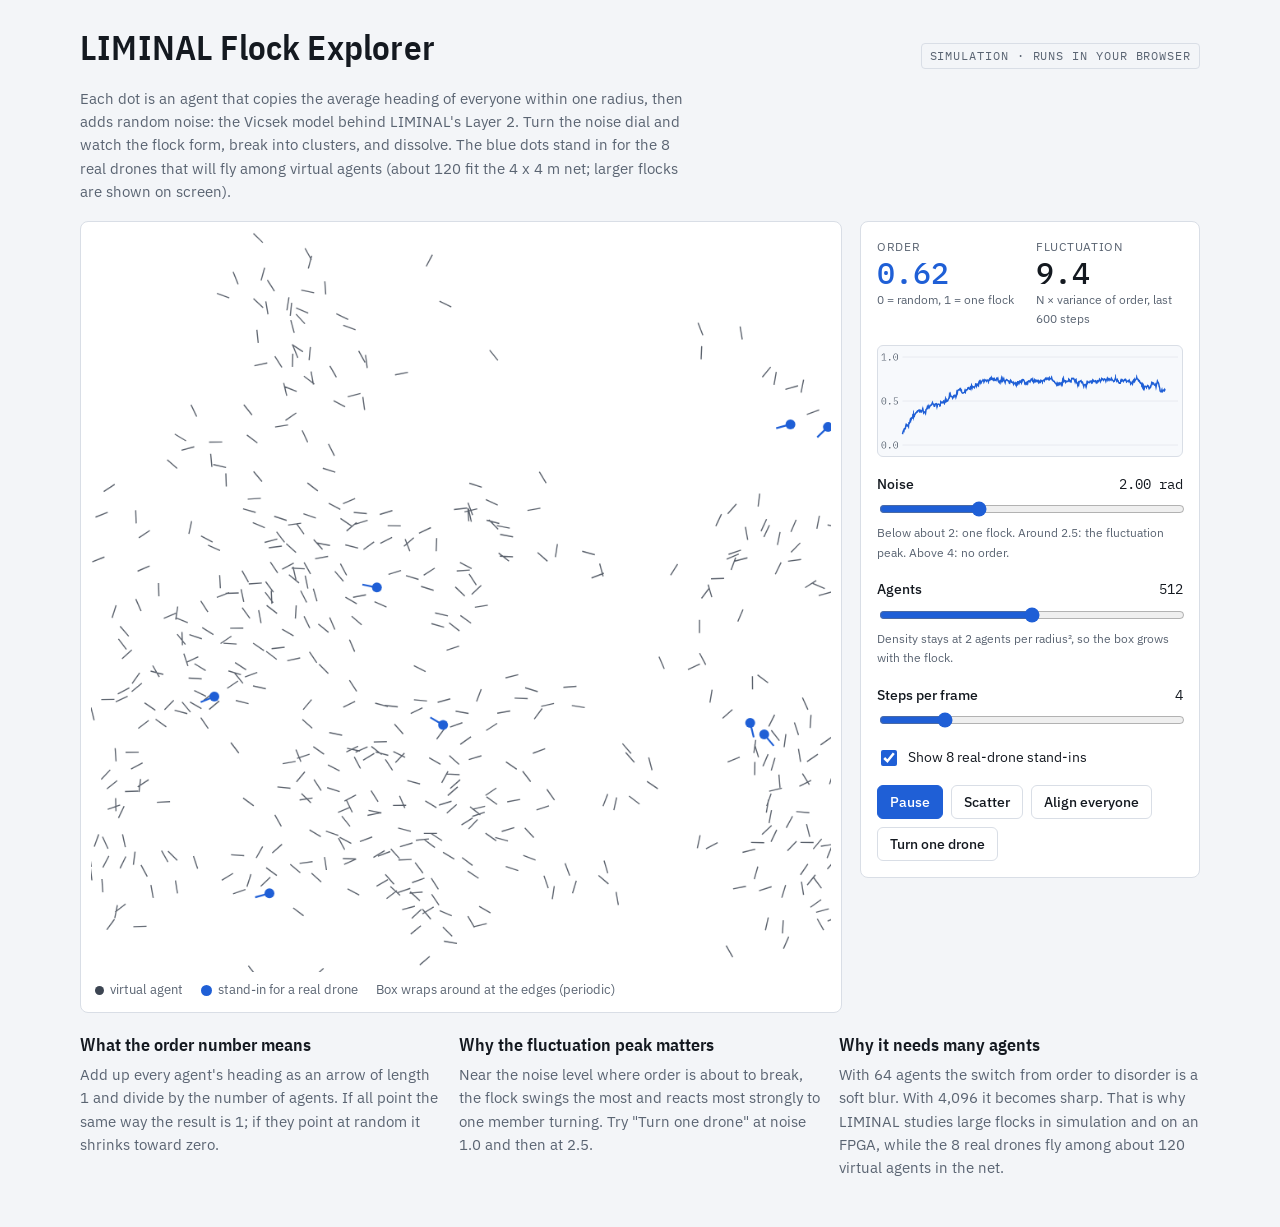
<file: simulations/layer2/docs/explorer.html>
<!doctype html>
<html lang="en">
<head>
<meta charset="utf-8">
<meta name="viewport" content="width=device-width, initial-scale=1, viewport-fit=cover">
<title>LIMINAL Flock Explorer</title>
<meta name="claude:viewport-fit-sides" content="cover">
<link rel="preconnect" href="https://fonts.googleapis.com">
<link rel="preconnect" href="https://fonts.gstatic.com" crossorigin>
<link rel="stylesheet" href="https://fonts.googleapis.com/css2?family=IBM+Plex+Mono:wght@400;500&family=IBM+Plex+Sans+Condensed:wght@500;600&family=IBM+Plex+Sans:wght@400;500&display=swap">
<style>
/* Layout: an instrument bench. The arena is the instrument; the side panel holds the dials and the live trace. */
:root {
  --bg: #f3f5f8;
  --panel: #ffffff;
  --ink: #141920;
  --muted: #5a6472;
  --rule: #d9dee6;
  --agent: #3c4552;
  --accent: #1f5fd6;
  --accent-soft: #dbe6fb;
  --trace-bg: #f7f9fc;
  --font-display: "IBM Plex Sans Condensed", "Arial Narrow", system-ui, sans-serif;
  --font-body: "IBM Plex Sans", system-ui, -apple-system, "Segoe UI", sans-serif;
  --font-data: "IBM Plex Mono", ui-monospace, "SFMono-Regular", Consolas, monospace;
}
@media (prefers-color-scheme: dark) {
  :root:not([data-theme="light"]) {
    --bg: #0e1217; --panel: #161b22; --ink: #e5e9ef; --muted: #8d97a5; --rule: #2a313b;
    --agent: #b6bfcc; --accent: #6fa3ff; --accent-soft: #1d2b45; --trace-bg: #12171d; color-scheme: dark;
  }
}
:root[data-theme="dark"] {
  --bg: #0e1217; --panel: #161b22; --ink: #e5e9ef; --muted: #8d97a5; --rule: #2a313b;
  --agent: #b6bfcc; --accent: #6fa3ff; --accent-soft: #1d2b45; --trace-bg: #12171d; color-scheme: dark;
}
* { box-sizing: border-box; }
body {
  background: var(--bg); color: var(--ink); font-family: var(--font-body); font-size: 15px; line-height: 1.55;
  padding-left: max(16px, env(safe-area-inset-left, 0px)); padding-right: max(16px, env(safe-area-inset-right, 0px));
  padding-block: 20px 40px;
}
.wrap { max-width: 1120px; margin: 0 auto; display: flex; flex-direction: column; gap: 18px; }
header { display: flex; flex-wrap: wrap; align-items: baseline; justify-content: space-between; gap: 8px 20px; }
h1 { font-family: var(--font-display); font-weight: 600; font-size: clamp(1.6rem, 3.2vw, 2.2rem); line-height: 1.1; margin: 0; letter-spacing: 0.005em; text-wrap: balance; }
.tag { font-family: var(--font-data); font-size: 0.72rem; letter-spacing: 0.08em; text-transform: uppercase; color: var(--muted); border: 1px solid var(--rule); border-radius: 4px; padding: 3px 8px; white-space: nowrap; }
.lede { margin: 0; max-width: 68ch; color: var(--muted); }
.bench { display: grid; grid-template-columns: minmax(0, 1fr) 340px; gap: 18px; align-items: start; }
@media (max-width: 860px) { .bench { grid-template-columns: minmax(0, 1fr); } }
.arena { position: relative; background: var(--panel); border: 1px solid var(--rule); border-radius: 8px; padding: 10px; }
.arena canvas { display: block; width: 100%; aspect-ratio: 1 / 1; max-width: 100%; }
.legend { display: flex; flex-wrap: wrap; gap: 6px 18px; font-size: 0.82rem; color: var(--muted); padding: 8px 4px 2px; }
.legend span { display: inline-flex; align-items: center; gap: 6px; }
.dot { width: 9px; height: 9px; border-radius: 50%; background: var(--agent); display: inline-block; }
.dot.real { background: var(--accent); width: 11px; height: 11px; }
.panel { background: var(--panel); border: 1px solid var(--rule); border-radius: 8px; padding: 16px; display: flex; flex-direction: column; gap: 16px; min-width: 0; }
.readout { display: grid; grid-template-columns: 1fr 1fr; gap: 12px; }
.metric .label { font-size: 0.74rem; letter-spacing: 0.06em; text-transform: uppercase; color: var(--muted); }
.metric .value { font-family: var(--font-data); font-variant-numeric: tabular-nums; font-size: 1.9rem; font-weight: 500; line-height: 1.1; }
.metric .value.accent { color: var(--accent); }
.metric .hint { font-size: 0.78rem; color: var(--muted); }
.trace { background: var(--trace-bg); border: 1px solid var(--rule); border-radius: 6px; }
.trace canvas { display: block; width: 100%; height: 110px; }
.control { display: flex; flex-direction: column; gap: 4px; }
.control .row { display: flex; justify-content: space-between; align-items: baseline; gap: 8px; }
.control label { font-weight: 500; font-size: 0.9rem; }
.control output { font-family: var(--font-data); font-variant-numeric: tabular-nums; font-size: 0.88rem; color: var(--ink); }
.control .hint { font-size: 0.78rem; color: var(--muted); }
input[type="range"] { width: 100%; accent-color: var(--accent); }
.buttons { display: flex; flex-wrap: wrap; gap: 8px; }
button {
  font-family: var(--font-body); font-size: 0.86rem; font-weight: 500; color: var(--ink); background: var(--panel);
  border: 1px solid var(--rule); border-radius: 6px; padding: 7px 12px; cursor: pointer;
}
button:hover { border-color: var(--muted); }
button.primary { background: var(--accent); border-color: var(--accent); color: #fff; }
button:focus-visible, input:focus-visible { outline: 2px solid var(--accent); outline-offset: 2px; }
.toggle { display: flex; align-items: center; gap: 8px; font-size: 0.9rem; }
.toggle input { accent-color: var(--accent); width: 16px; height: 16px; }
.notes { display: grid; grid-template-columns: repeat(3, minmax(0, 1fr)); gap: 18px; }
@media (max-width: 860px) { .notes { grid-template-columns: minmax(0, 1fr); } }
.note h2 { font-family: var(--font-display); font-weight: 600; font-size: 1.12rem; margin: 0 0 4px; text-wrap: balance; }
.note p { margin: 0; color: var(--muted); max-width: 60ch; }
.note code, .lede code { font-family: var(--font-data); font-size: 0.85em; }
</style>

</head>
<body>
<div class="wrap">
  <header>
    <h1>LIMINAL Flock Explorer</h1>
    <span class="tag">Simulation · runs in your browser</span>
  </header>
  <p class="lede">Each dot is an agent that copies the average heading of everyone within one radius, then adds random noise: the Vicsek model behind LIMINAL's Layer 2. Turn the noise dial and watch the flock form, break into clusters, and dissolve. The blue dots stand in for the 8 real drones that will fly among virtual agents (about 120 fit the 4 x 4 m net; larger flocks are shown on screen).</p>

  <div class="bench">
    <div class="arena">
      <canvas id="arena" width="900" height="900" aria-label="Flock arena"></canvas>
      <div class="legend">
        <span><i class="dot"></i>virtual agent</span>
        <span><i class="dot real"></i>stand-in for a real drone</span>
        <span>Box wraps around at the edges (periodic)</span>
      </div>
    </div>

    <div class="panel">
      <div class="readout">
        <div class="metric">
          <div class="label">Order</div>
          <div class="value accent" id="phi">0.00</div>
          <div class="hint">0 = random, 1 = one flock</div>
        </div>
        <div class="metric">
          <div class="label">Fluctuation</div>
          <div class="value" id="chi">0.0</div>
          <div class="hint">N × variance of order, last 600 steps</div>
        </div>
      </div>
      <div class="trace"><canvas id="trace" width="620" height="220" aria-label="Order parameter over time"></canvas></div>

      <div class="control">
        <div class="row"><label for="eta">Noise</label><output id="etaOut" for="eta">2.00 rad</output></div>
        <input id="eta" type="range" min="0" max="6.28" step="0.01" value="2.0">
        <div class="hint">Below about 2: one flock. Around 2.5: the fluctuation peak. Above 4: no order.</div>
      </div>
      <div class="control">
        <div class="row"><label for="nsl">Agents</label><output id="nOut" for="nsl">512</output></div>
        <input id="nsl" type="range" min="0" max="6" step="1" value="3">
        <div class="hint">Density stays at 2 agents per radius², so the box grows with the flock.</div>
      </div>
      <div class="control">
        <div class="row"><label for="spf">Steps per frame</label><output id="spfOut" for="spf">4</output></div>
        <input id="spf" type="range" min="1" max="16" step="1" value="4">
      </div>
      <label class="toggle"><input id="real" type="checkbox" checked>Show 8 real-drone stand-ins</label>
      <div class="buttons">
        <button id="play" class="primary" type="button">Pause</button>
        <button id="reset" type="button">Scatter</button>
        <button id="align" type="button">Align everyone</button>
        <button id="nudge" type="button">Turn one drone</button>
      </div>
    </div>
  </div>

  <div class="notes">
    <div class="note">
      <h2>What the order number means</h2>
      <p>Add up every agent's heading as an arrow of length 1 and divide by the number of agents. If all point the same way the result is 1; if they point at random it shrinks toward zero.</p>
    </div>
    <div class="note">
      <h2>Why the fluctuation peak matters</h2>
      <p>Near the noise level where order is about to break, the flock swings the most and reacts most strongly to one member turning. Try "Turn one drone" at noise 1.0 and then at 2.5.</p>
    </div>
    <div class="note">
      <h2>Why it needs many agents</h2>
      <p>With 64 agents the switch from order to disorder is a soft blur. With 4,096 it becomes sharp. That is why LIMINAL studies large flocks in simulation and on an FPGA, while the 8 real drones fly among about 120 virtual agents in the net.</p>
    </div>
  </div>
</div>

<script>
(function () {
  const SIZES = [64, 128, 256, 512, 1024, 2048, 4096];
  const DENSITY = 2.0, R = 1.0, V0 = 0.03, NREAL = 8, WIN = 600;
  const arena = document.getElementById('arena'), actx = arena.getContext('2d');
  const trace = document.getElementById('trace'), tctx = trace.getContext('2d');
  const el = id => document.getElementById(id);
  let N, L, ncell, x, y, th, nth, cth, sth, head, next, phiHist = [], running = true, eta = 2.0, spf = 4, showReal = true;
  let rngState = 12345;
  function rand() { // xorshift32, deterministic
    rngState ^= rngState << 13; rngState ^= rngState >>> 17; rngState ^= rngState << 5;
    return (rngState >>> 0) / 4294967296;
  }
  function css(name) { return getComputedStyle(document.documentElement).getPropertyValue(name).trim(); }

  function init(n) {
    N = n; L = Math.sqrt(N / DENSITY); ncell = Math.max(3, Math.floor(L / R));
    x = new Float64Array(N); y = new Float64Array(N); th = new Float64Array(N); nth = new Float64Array(N); cth = new Float64Array(N); sth = new Float64Array(N);
    head = new Int32Array(ncell * ncell); next = new Int32Array(N);
    for (let i = 0; i < N; i++) { x[i] = rand() * L; y[i] = rand() * L; th[i] = (rand() * 2 - 1) * Math.PI; }
    phiHist = [];
  }

  function step() {
    head.fill(-1);
    const cs = L / ncell;
    for (let i = 0; i < N; i++) {
      const c = (Math.floor(x[i] / cs) % ncell) * ncell + (Math.floor(y[i] / cs) % ncell);
      next[i] = head[c]; head[c] = i;
    }
    const half = L / 2, R2 = R * R;
    for (let i = 0; i < N; i++) { cth[i] = Math.cos(th[i]); sth[i] = Math.sin(th[i]); }
    for (let i = 0; i < N; i++) {
      const cx = Math.floor(x[i] / cs) % ncell, cy = Math.floor(y[i] / cs) % ncell;
      let sx = 0, sy = 0;
      for (let ax = -1; ax <= 1; ax++) for (let ay = -1; ay <= 1; ay++) {
        let j = head[((cx + ax + ncell) % ncell) * ncell + ((cy + ay + ncell) % ncell)];
        while (j >= 0) {
          let dx = x[j] - x[i], dy = y[j] - y[i];
          if (dx > half) dx -= L; else if (dx < -half) dx += L;
          if (dy > half) dy -= L; else if (dy < -half) dy += L;
          if (dx * dx + dy * dy <= R2) { sx += cth[j]; sy += sth[j]; }
          j = next[j];
        }
      }
      nth[i] = (sx === 0 && sy === 0 ? th[i] : Math.atan2(sy, sx)) + eta * (rand() - 0.5);
    }
    let ox = 0, oy = 0;
    for (let i = 0; i < N; i++) {
      th[i] = nth[i];
      const c = Math.cos(th[i]), s = Math.sin(th[i]);
      ox += c; oy += s;
      x[i] = (x[i] + V0 * c + L) % L; y[i] = (y[i] + V0 * s + L) % L;
    }
    phiHist.push(Math.hypot(ox, oy) / N);
    if (phiHist.length > WIN) phiHist.shift();
  }

  function drawArena() {
    const W = arena.width, sc = W / L;
    actx.fillStyle = css('--panel'); actx.fillRect(0, 0, W, W);
    const tail = Math.max(4, Math.min(16, 0.5 * sc));
    actx.strokeStyle = css('--agent'); actx.lineWidth = N > 2048 ? 1 : 1.4; actx.globalAlpha = 0.85;
    actx.beginPath();
    const start = showReal ? NREAL : 0;
    for (let i = start; i < N; i++) {
      const px = x[i] * sc, py = W - y[i] * sc;
      actx.moveTo(px, py); actx.lineTo(px - Math.cos(th[i]) * tail, py + Math.sin(th[i]) * tail);
    }
    actx.stroke(); actx.globalAlpha = 1;
    if (showReal) {
      actx.fillStyle = css('--accent'); actx.strokeStyle = css('--accent'); actx.lineWidth = 2.2;
      for (let i = 0; i < NREAL; i++) {
        const px = x[i] * sc, py = W - y[i] * sc;
        actx.beginPath(); actx.arc(px, py, 6, 0, 2 * Math.PI); actx.fill();
        actx.beginPath(); actx.moveTo(px, py); actx.lineTo(px + Math.cos(th[i]) * 18, py - Math.sin(th[i]) * 18); actx.stroke();
      }
    }
  }

  function drawTrace() {
    const W = trace.width, H = trace.height, pad = 22;
    tctx.clearRect(0, 0, W, H);
    tctx.strokeStyle = css('--rule'); tctx.lineWidth = 1;
    tctx.fillStyle = css('--muted'); tctx.font = '20px "IBM Plex Mono", monospace';
    [0, 0.5, 1].forEach(v => {
      const yy = H - pad - v * (H - 2 * pad);
      tctx.beginPath(); tctx.moveTo(50, yy); tctx.lineTo(W - 8, yy); tctx.stroke();
      tctx.fillText(v.toFixed(1), 6, yy + 7);
    });
    if (phiHist.length < 2) return;
    tctx.strokeStyle = css('--accent'); tctx.lineWidth = 3; tctx.beginPath();
    for (let k = 0; k < phiHist.length; k++) {
      const xx = 50 + (k / (WIN - 1)) * (W - 58), yy = H - pad - phiHist[k] * (H - 2 * pad);
      if (k === 0) tctx.moveTo(xx, yy); else tctx.lineTo(xx, yy);
    }
    tctx.stroke();
  }

  function readouts() {
    if (!phiHist.length) return;
    const n = phiHist.length, m = phiHist.reduce((a, b) => a + b, 0) / n;
    const v = phiHist.reduce((a, b) => a + (b - m) * (b - m), 0) / n;
    el('phi').textContent = phiHist[n - 1].toFixed(2);
    el('chi').textContent = n > 100 ? (N * v).toFixed(1) : '…';
  }

  function frame() {
    if (running) for (let k = 0; k < spf; k++) step();
    drawArena(); drawTrace(); readouts();
    requestAnimationFrame(frame);
  }

  el('eta').addEventListener('input', e => { eta = +e.target.value; el('etaOut').textContent = eta.toFixed(2) + ' rad'; phiHist = []; });
  el('nsl').addEventListener('input', e => { const n = SIZES[+e.target.value]; el('nOut').textContent = n.toLocaleString('en-US'); init(n); });
  el('spf').addEventListener('input', e => { spf = +e.target.value; el('spfOut').textContent = spf; });
  el('real').addEventListener('change', e => { showReal = e.target.checked; });
  el('play').addEventListener('click', () => { running = !running; el('play').textContent = running ? 'Pause' : 'Play'; });
  el('reset').addEventListener('click', () => init(N));
  el('align').addEventListener('click', () => { const a = (rand() * 2 - 1) * Math.PI; for (let i = 0; i < N; i++) th[i] = a; phiHist = []; });
  el('nudge').addEventListener('click', () => { th[0] += Math.PI / 2; });

  init(512);
  for (let k = 0; k < 400; k++) step();     // open in a running, partly ordered state
  if (window.matchMedia && window.matchMedia('(prefers-reduced-motion: reduce)').matches) {
    running = false; el('play').textContent = 'Play';
  }
  requestAnimationFrame(frame);
})();
</script>

</body>
</html>
</file>
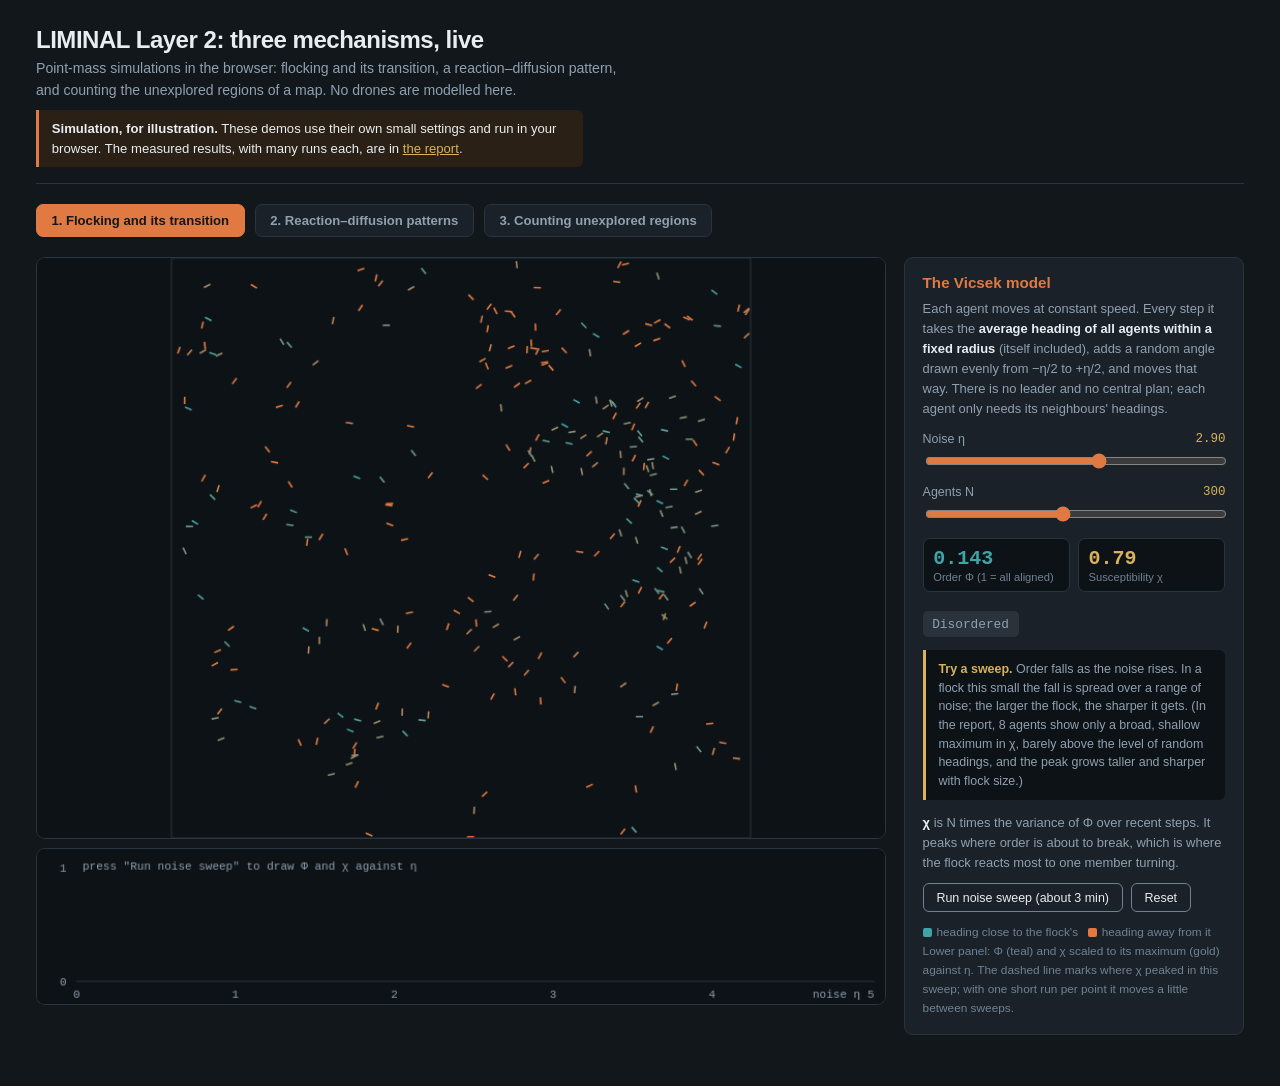
<file: simulations/layer2/docs/layer2_demo.html>
<!DOCTYPE html>
<html lang="en">
<head>
<meta charset="utf-8">
<meta name="viewport" content="width=device-width,initial-scale=1">
<title>LIMINAL Layer 2 Live Demo</title>
<style>
:root{
  --bg:#12171c; --panel:#1a2129; --line:#2a343e;
  --ink:#e8edf2; --muted:#8fa0b0; --faint:#6f8294;
  --terra:#e07a42; --teal:#3fa4a8; --gold:#d9b25a; --purple:#9b8bd0;
  --f-sans:-apple-system,BlinkMacSystemFont,'Segoe UI',Inter,Roboto,Helvetica,Arial,sans-serif;
  --f-mono:ui-monospace,'SF Mono','Cascadia Code',Consolas,monospace;
}
*{box-sizing:border-box}
body{margin:0;background:var(--bg);color:var(--ink);font-family:var(--f-sans);font-size:14px}
.wrap{max-width:1240px;margin:0 auto;padding:1.6rem 16px 3rem}
header{border-bottom:1px solid var(--line);padding-bottom:1rem;margin-bottom:1.1rem}
h1{margin:0 0 .3rem;font-size:1.5rem;letter-spacing:-.02em}
.sub{color:var(--muted);font-size:.88rem;margin:0 0 .6rem;max-width:75ch;line-height:1.5}
.banner{background:#2a2016;border-left:3px solid var(--terra);border-radius:0 6px 6px 0;padding:.55rem .8rem;font-size:.82rem;color:var(--ink);max-width:75ch;line-height:1.5}
.banner a{color:var(--gold)}

.tabs{display:flex;gap:.4rem;margin-bottom:1.1rem;flex-wrap:wrap}
.tab{background:var(--panel);border:1px solid var(--line);color:var(--muted);
     padding:.5rem .9rem;border-radius:7px;cursor:pointer;font-size:.82rem;font-weight:600;
     font-family:inherit;transition:.15s}
.tab:hover{color:var(--ink);border-color:var(--faint)}
.tab.on{background:var(--terra);border-color:var(--terra);color:#12171c}
button:focus-visible,input:focus-visible{outline:2px solid var(--gold);outline-offset:2px}

.pane{display:none}
.pane.on{display:block}
.grid{display:grid;grid-template-columns:minmax(0,1fr) 340px;gap:1.1rem;align-items:start}
@media(max-width:900px){.grid{grid-template-columns:minmax(0,1fr)}}

canvas{background:#0d1216;border:1px solid var(--line);border-radius:9px;width:100%;display:block}
.side{background:var(--panel);border:1px solid var(--line);border-radius:9px;padding:1rem 1.1rem}
.side h3{margin:0 0 .5rem;font-size:.95rem;color:var(--terra)}
.side p{margin:.45rem 0;color:var(--muted);font-size:.81rem;line-height:1.55}
.side p b{color:var(--ink)}

.ctl{margin:.8rem 0}
.ctl label{display:flex;justify-content:space-between;font-size:.78rem;color:var(--muted);margin-bottom:.3rem}
.ctl label span{font-family:var(--f-mono);color:var(--gold)}
input[type=range]{width:100%;accent-color:var(--terra)}
button{background:var(--panel);border:1px solid var(--faint);color:var(--ink);padding:.42rem .8rem;
       border-radius:6px;cursor:pointer;font-family:inherit;font-size:.78rem;margin:.15rem .25rem .15rem 0}
button:hover{border-color:var(--terra);color:var(--terra)}

.readout{display:grid;grid-template-columns:1fr 1fr;gap:.5rem;margin:.8rem 0}
.rd{background:#0d1216;border:1px solid var(--line);border-radius:7px;padding:.5rem .6rem}
.rd .v{font-family:var(--f-mono);font-size:1.25rem;font-weight:700;color:var(--teal)}
.rd .l{font-size:.7rem;color:var(--faint);margin-top:.1rem}
.rd.hot .v{color:var(--terra)}
.rd.gold .v{color:var(--gold)}
.rd.purple .v{color:var(--purple)}

.note{background:#0d1216;border-left:3px solid var(--gold);border-radius:0 6px 6px 0;
      padding:.6rem .8rem;margin:.8rem 0;font-size:.78rem;color:var(--muted);line-height:1.5}
.note b{color:var(--gold)}
.phase{font-family:var(--f-mono);font-size:.8rem;padding:.35rem .6rem;border-radius:5px;
       display:inline-block;margin-top:.4rem}
.legend{font-size:.74rem;color:var(--faint);margin-top:.5rem;line-height:1.6}
.sw{display:inline-block;width:9px;height:9px;border-radius:2px;margin-right:.3rem;vertical-align:middle}
</style>
</head>
<body>
<div class="wrap">
<header>
  <h1>LIMINAL Layer 2: three mechanisms, live</h1>
  <p class="sub">Point-mass simulations in the browser: flocking and its transition, a reaction&ndash;diffusion pattern, and counting the unexplored regions of a map. No drones are modelled here.</p>
  <div class="banner"><b>Simulation, for illustration.</b> These demos use their own small settings and run in your browser. The measured results, with many runs each, are in <a href="report.html">the report</a>.</div>
</header>

<div class="tabs" role="tablist">
  <button class="tab on" data-p="crit">1. Flocking and its transition</button>
  <button class="tab" data-p="turing">2. Reaction&ndash;diffusion patterns</button>
  <button class="tab" data-p="topo">3. Counting unexplored regions</button>
</div>

<!-- ============ 1. VICSEK ============ -->
<div class="pane on" id="crit">
  <div class="grid">
    <div>
      <canvas id="cv1" width="820" height="560"></canvas>
      <canvas id="cv1b" width="820" height="150" style="margin-top:.6rem"></canvas>
    </div>
    <div class="side">
      <h3>The Vicsek model</h3>
      <p>Each agent moves at constant speed. Every step it takes the <b>average heading of all agents within a fixed radius</b> (itself included), adds a random angle drawn evenly from &minus;&eta;/2 to +&eta;/2, and moves that way. There is no leader and no central plan; each agent only needs its neighbours' headings.</p>

      <div class="ctl">
        <label for="s-eta">Noise &eta; <span id="v-eta">2.90</span></label>
        <input type="range" id="s-eta" min="0" max="5" step="0.02" value="2.90">
      </div>
      <div class="ctl">
        <label for="s-n">Agents N <span id="v-n">300</span></label>
        <input type="range" id="s-n" min="50" max="600" step="10" value="300">
      </div>

      <div class="readout">
        <div class="rd"><div class="v" id="r-phi">&mdash;</div><div class="l">Order &Phi; (1 = all aligned)</div></div>
        <div class="rd gold"><div class="v" id="r-chi">&mdash;</div><div class="l">Susceptibility &chi;</div></div>
      </div>
      <div id="r-phase" class="phase">&mdash;</div>

      <div class="note">
        <b>Try a sweep.</b> Order falls as the noise rises. In a flock this small the fall is spread over a range of noise; the larger the flock, the sharper it gets. (In the report, 8 agents show only a broad, shallow maximum in &chi;, barely above the level of random headings, and the peak grows taller and sharper with flock size.)
      </div>
      <p><b>&chi;</b> is N times the variance of &Phi; over recent steps. It peaks where order is about to break, which is where the flock reacts most to one member turning.</p>

      <button id="b-sweep">Run noise sweep (about 3 min)</button>
      <button id="b-reset1">Reset</button>

      <div class="legend">
        <span class="sw" style="background:#3fa4a8"></span>heading close to the flock's &nbsp;
        <span class="sw" style="background:#e07a42"></span>heading away from it<br>
        Lower panel: &Phi; (teal) and &chi; scaled to its maximum (gold) against &eta;. The dashed line marks where &chi; peaked in this sweep; with one short run per point it moves a little between sweeps.
      </div>
    </div>
  </div>
</div>

<!-- ============ 2. GRAY-SCOTT ============ -->
<div class="pane" id="turing">
  <div class="grid">
    <div><canvas id="cv2" width="820" height="560"></canvas></div>
    <div class="side">
      <h3>Gray&ndash;Scott reaction&ndash;diffusion</h3>
      <p>Two virtual chemicals on a grid. <b>V makes more of itself by consuming U</b>; U is fed in everywhere and <b>spreads twice as fast</b> as V; V decays. From a few seeds, spots, stripes and mazes form with no blueprint. The feed rate F and the removal rate k pick which.</p>
      <p>Turing (1952) showed that chemicals that react and spread at different rates can form such patterns. Gray&ndash;Scott is one example, of the kind where one chemical feeds on the other; Sim 11 in the report uses the activator&ndash;inhibitor kind (Gierer&ndash;Meinhardt) to spread drones over an area, with the field computed centrally. There it spread the drones about as well as simple rules, not better. Fields laid down by ground robots for the drones to follow are part of the LIMINAL design but are not simulated yet.</p>

      <div class="ctl">
        <label for="s-f">Feed rate F <span id="v-f">0.0300</span></label>
        <input type="range" id="s-f" min="0.010" max="0.090" step="0.0005" value="0.030">
      </div>
      <div class="ctl">
        <label for="s-k">Removal rate k <span id="v-k">0.0620</span></label>
        <input type="range" id="s-k" min="0.045" max="0.070" step="0.0005" value="0.062">
      </div>

      <div class="note" id="presets-note">
        <b>Try the presets.</b> Small changes in F and k give very different patterns. Each preset re-seeds the grid; patterns take about half a minute to fill it.
      </div>

      <button id="b-seed">Re-seed</button>
      <span id="preset-buttons"></span>
    </div>
  </div>
</div>

<!-- ============ 3. TOPOLOGY ============ -->
<div class="pane" id="topo">
  <div class="grid">
    <div>
      <canvas id="cv3" width="816" height="560"></canvas>
      <canvas id="cv3b" width="820" height="150" style="margin-top:.6rem"></canvas>
    </div>
    <div class="side">
      <h3>When is a search finished?</h3>
      <p>Agents explore an unknown floor. Each grid cell is <b>unknown</b>, <b>seen free</b> or <b>seen wall</b>. The unknown cells form separate regions; counting them is the Betti number &beta;&#8320; of the unknown area.</p>
      <p>An unknown region that touches seen free space is <b>open</b>: an agent can go and look. One surrounded only by walls is <b>sealed</b>: no sensor can see into it from outside. Here the sealed regions are the insides of pillars, but from the map alone a sealed region could also be a closed-off room, so it is reported rather than counted as searched.</p>

      <div class="ctl">
        <label for="s-a3">Agents <span id="v-a3">6</span></label>
        <input type="range" id="s-a3" min="1" max="20" step="1" value="6">
      </div>
      <div class="ctl">
        <label for="s-r3">Sensor range (cells) <span id="v-r3">4</span></label>
        <input type="range" id="s-r3" min="2" max="8" step="1" value="4">
      </div>

      <div class="readout">
        <div class="rd hot"><div class="v" id="r-open">&mdash;</div><div class="l">Open unknown regions</div></div>
        <div class="rd purple"><div class="v" id="r-sealed">&mdash;</div><div class="l">Sealed regions</div></div>
        <div class="rd"><div class="v" id="r-cov">&mdash;</div><div class="l">Free space seen</div></div>
        <div class="rd gold"><div class="v" id="r-t">&mdash;</div><div class="l">Steps</div></div>
      </div>
      <div id="r-done" class="phase">&mdash;</div>

      <div class="note">
        <b>The idea.</b> A list of waypoints can be finished and still leave a corner behind a pillar unseen. The count of open regions does not depend on any plan: the search of this map is finished only when it reaches zero. It assumes the map is right; a missed sensor reading would hide a region. The agents here are points; real drones cannot pass gaps narrower than themselves, so in the report's Sim 12 the count of open regions never reaches zero, and the search instead stops when no frontier is left and hands rescuers the list of regions it could not see into.
      </div>

      <button id="b-reset3">New floor</button>
      <button id="b-pause3">Pause</button>

      <div class="legend">
        <span class="sw" style="background:#22303a"></span>unknown &nbsp;
        <span class="sw" style="background:#1b3b3d"></span>seen free &nbsp;
        <span class="sw" style="background:#55636e"></span>seen wall &nbsp;
        <span class="sw" style="background:#e07a42"></span>agent<br>
        Agents head for the nearest open unknown cell along seen free space. Sealed specks under 4 cells, such as wall corners no ray reaches, are not counted. Lower panel: open regions (orange) and sealed regions (purple) over time.
      </div>
    </div>
  </div>
</div>
</div>

<script>
/* ================= tabs ================= */
document.querySelectorAll('.tab').forEach(function(t){
  t.addEventListener('click', function(){
    document.querySelectorAll('.tab').forEach(function(x){x.classList.remove('on');});
    document.querySelectorAll('.pane').forEach(function(x){x.classList.remove('on');});
    t.classList.add('on');
    document.getElementById(t.dataset.p).classList.add('on');
  });
});

/* ================= 1. VICSEK ================= */
(function(){
  var cv=document.getElementById('cv1'), ctx=cv.getContext('2d');
  var cb=document.getElementById('cv1b'), cbx=cb.getContext('2d');
  var W=cv.width, H=cv.height;
  var L=60;                       // periodic box side
  var R=3.2;                      // interaction radius
  var V=0.55;                     // distance moved per step
  var N=300, eta=2.90;
  var ag=[];
  var phiHist=[], curve=[];       // curve: {eta, phi, chi}
  var sweep=false, sweepEta=0, hold=0;
  var HOLD=150, SETTLE=50;        // steps per noise level, of which the first SETTLE are discarded

  function init(n, aligned){
    ag=[];
    for(var i=0;i<n;i++){
      ag.push({x:Math.random()*L, y:Math.random()*L, th:aligned?0:Math.random()*Math.PI*2});
    }
    phiHist=[];
  }
  init(N, false);

  function step(){
    var nc=Math.max(1,Math.floor(L/R)), cell=[];
    for(var i=0;i<nc*nc;i++) cell.push([]);
    function cidx(a){ return [Math.min(nc-1,Math.floor(a.x/L*nc)), Math.min(nc-1,Math.floor(a.y/L*nc))]; }
    ag.forEach(function(a,i){ var c=cidx(a); cell[c[1]*nc+c[0]].push(i); });
    var nth=new Array(ag.length);
    for(var i=0;i<ag.length;i++){
      var a=ag[i], sx=0, sy=0, c=cidx(a);
      for(var dy=-1;dy<=1;dy++)for(var dx=-1;dx<=1;dx++){
        var bucket=cell[((c[1]+dy+nc)%nc)*nc+((c[0]+dx+nc)%nc)];
        for(var k=0;k<bucket.length;k++){
          var b=ag[bucket[k]];
          var ddx=b.x-a.x, ddy=b.y-a.y;
          if(ddx> L/2) ddx-=L; if(ddx<-L/2) ddx+=L;
          if(ddy> L/2) ddy-=L; if(ddy<-L/2) ddy+=L;
          if(ddx*ddx+ddy*ddy < R*R){ sx+=Math.cos(b.th); sy+=Math.sin(b.th); }
        }
      }
      var mean=(sx===0&&sy===0)?a.th:Math.atan2(sy,sx);
      nth[i]=mean + (Math.random()-0.5)*eta;
    }
    for(var j=0;j<ag.length;j++){
      var q=ag[j]; q.th=nth[j];
      q.x=((q.x+Math.cos(q.th)*V)%L+L)%L;
      q.y=((q.y+Math.sin(q.th)*V)%L+L)%L;
    }
  }

  function order(){
    var sx=0, sy=0;
    ag.forEach(function(a){ sx+=Math.cos(a.th); sy+=Math.sin(a.th); });
    return Math.sqrt(sx*sx+sy*sy)/ag.length;
  }

  function draw(){
    ctx.fillStyle='#0d1216'; ctx.fillRect(0,0,W,H);
    var sc=Math.min(W,H)/L, ox=(W-L*sc)/2, oy=(H-L*sc)/2;
    var mx=0,my=0;
    ag.forEach(function(a){ mx+=Math.cos(a.th); my+=Math.sin(a.th); });
    var mth=Math.atan2(my,mx);
    ag.forEach(function(a){
      var d=Math.abs(Math.atan2(Math.sin(a.th-mth),Math.cos(a.th-mth)));   // 0 aligned .. pi opposed
      var t=Math.min(1,d/1.6);
      var r=Math.round(63+(224-63)*t), g=Math.round(164+(122-164)*t), b=Math.round(168+(66-168)*t);
      var px=ox+a.x*sc, py=oy+a.y*sc;
      ctx.strokeStyle='rgb('+r+','+g+','+b+')';
      ctx.lineWidth=1.6; ctx.beginPath();
      ctx.moveTo(px,py);
      ctx.lineTo(px+Math.cos(a.th)*7, py+Math.sin(a.th)*7);
      ctx.stroke();
    });
    ctx.strokeStyle='#2a343e'; ctx.lineWidth=1; ctx.strokeRect(ox,oy,L*sc,L*sc);
  }

  function drawCurve(){
    var w=cb.width,h=cb.height;
    cbx.fillStyle='#0d1216'; cbx.fillRect(0,0,w,h);
    cbx.strokeStyle='#2a343e'; cbx.lineWidth=1;
    cbx.beginPath(); cbx.moveTo(38,h-22); cbx.lineTo(w-10,h-22); cbx.stroke();
    cbx.fillStyle='#8fa0b0'; cbx.font='11px monospace';
    function X(e){ return 38+(e/5)*(w-52); }
    function Y(v){ return (h-22)-v*(h-40); }
    cbx.fillText('1',22,Y(1)+4); cbx.fillText('0',22,h-18);
    for(var e=0;e<=5;e++) cbx.fillText(String(e),X(e)-3,h-6);
    cbx.fillText('noise η',w-70,h-6);
    if(curve.length===0){
      cbx.fillText(sweep?'sweeping: first point after '+HOLD+' steps':'press "Run noise sweep" to draw Φ and χ against η',44,20);
      return;
    }
    var maxChi=0; curve.forEach(function(c){ if(c.chi>maxChi) maxChi=c.chi; });
    cbx.strokeStyle='#3fa4a8'; cbx.lineWidth=2; cbx.beginPath();
    curve.forEach(function(c,i){ var x=X(c.eta),y=Y(c.phi); i?cbx.lineTo(x,y):cbx.moveTo(x,y); });
    cbx.stroke();
    if(maxChi>0){
      cbx.strokeStyle='#d9b25a'; cbx.lineWidth=1.6; cbx.beginPath();
      curve.forEach(function(c,i){ var x=X(c.eta),y=Y(c.chi/maxChi); i?cbx.lineTo(x,y):cbx.moveTo(x,y); });
      cbx.stroke();
      if(!sweep){
        var pk=curve.reduce(function(a,b){return b.chi>a.chi?b:a;});
        cbx.strokeStyle='rgba(224,122,66,.75)'; cbx.setLineDash([4,4]); cbx.lineWidth=1;
        cbx.beginPath(); cbx.moveTo(X(pk.eta),8); cbx.lineTo(X(pk.eta),h-22); cbx.stroke();
        cbx.setLineDash([]);
        cbx.fillStyle='#e07a42'; cbx.fillText('χ peak at η = '+pk.eta.toFixed(1), Math.min(X(pk.eta)+5, w-150), 16);
      }
    }
  }

  var eEta=document.getElementById('s-eta'), eN=document.getElementById('s-n');
  function setEta(v){ eta=v; eEta.value=v; document.getElementById('v-eta').textContent=v.toFixed(2); phiHist=[]; }
  eEta.addEventListener('input',function(){ sweep=false; setEta(+eEta.value); });
  eN.addEventListener('input',function(){ N=+eN.value; document.getElementById('v-n').textContent=N; sweep=false; curve=[]; init(N,false); });
  document.getElementById('b-reset1').addEventListener('click',function(){ sweep=false; curve=[]; init(N,false); });
  document.getElementById('b-sweep').addEventListener('click',function(){
    // start from an ordered flock and raise the noise in steps of 0.1
    init(N,true); curve=[]; sweep=true; sweepEta=0.1; hold=0; setEta(sweepEta);
  });

  function loop(){
    step();
    var phi=order();
    phiHist.push(phi); if(phiHist.length>140) phiHist.shift();
    var m=phiHist.reduce(function(a,b){return a+b;},0)/phiHist.length;
    var chi=ag.length*phiHist.reduce(function(a,b){return a+(b-m)*(b-m);},0)/phiHist.length;

    document.getElementById('r-phi').textContent=phi.toFixed(3);
    document.getElementById('r-chi').textContent=phiHist.length<30?'—':chi.toFixed(2);
    var ph=document.getElementById('r-phase');
    if(phi>0.7){ ph.textContent='Ordered: moving as one'; ph.style.background='rgba(63,164,168,.16)'; ph.style.color='#3fa4a8'; }
    else if(phi>0.3){ ph.textContent='Partly ordered'; ph.style.background='rgba(224,122,66,.18)'; ph.style.color='#e07a42'; }
    else { ph.textContent='Disordered'; ph.style.background='rgba(143,160,176,.14)'; ph.style.color='#8fa0b0'; }

    if(sweep){
      hold++;
      if(hold===SETTLE) phiHist=[];               // discard the transient after each change
      if(hold>=HOLD){
        var mm=phiHist.reduce(function(a,b){return a+b;},0)/phiHist.length;
        var vv=phiHist.reduce(function(a,b){return a+(b-mm)*(b-mm);},0)/phiHist.length;
        curve.push({eta:sweepEta, phi:mm, chi:ag.length*vv});
        hold=0; sweepEta=Math.round((sweepEta+0.1)*10)/10;
        if(sweepEta>5.0+1e-9){ sweep=false; } else { setEta(sweepEta); }
      }
    }
    draw(); drawCurve();
    requestAnimationFrame(loop);
  }
  loop();
})();

/* ================= 2. GRAY-SCOTT ================= */
(function(){
  var cv=document.getElementById('cv2'), ctx=cv.getContext('2d');
  var GW=205, GH=140;
  var u=new Float32Array(GW*GH), v=new Float32Array(GW*GH);
  var u2=new Float32Array(GW*GH), v2=new Float32Array(GW*GH);
  var F=0.030, K=0.062, Du=0.16, Dv=0.08;
  var off=document.createElement('canvas'); off.width=GW; off.height=GH;
  var octx=off.getContext('2d'), img=octx.createImageData(GW,GH);

  function seed(){
    for(var i=0;i<GW*GH;i++){ u[i]=1; v[i]=0; }
    for(var s=0;s<14;s++){
      var cx=20+Math.random()*(GW-40), cy=20+Math.random()*(GH-40);
      for(var y=-5;y<=5;y++)for(var x=-5;x<=5;x++){
        var px=Math.round(cx+x), py=Math.round(cy+y);
        if(px<0||py<0||px>=GW||py>=GH) continue;
        u[py*GW+px]=0.5; v[py*GW+px]=0.28;
      }
    }
  }
  seed();

  function step(){
    // edges: no-flux (each edge cell copies its inner neighbour), so nothing flows in or out
    for(var y=1;y<GH-1;y++){
      for(var x=1;x<GW-1;x++){
        var i=y*GW+x;
        var lu=u[i-1]+u[i+1]+u[i-GW]+u[i+GW]-4*u[i];
        var lv=v[i-1]+v[i+1]+v[i-GW]+v[i+GW]-4*v[i];
        var uvv=u[i]*v[i]*v[i];
        var a=u[i]+(Du*lu-uvv+F*(1-u[i]));
        var b=v[i]+(Dv*lv+uvv-(F+K)*v[i]);
        u2[i]=a<0?0:(a>1?1:a);
        v2[i]=b<0?0:(b>1?1:b);
      }
    }
    for(var xe=0;xe<GW;xe++){ u2[xe]=u2[GW+xe]; v2[xe]=v2[GW+xe]; u2[(GH-1)*GW+xe]=u2[(GH-2)*GW+xe]; v2[(GH-1)*GW+xe]=v2[(GH-2)*GW+xe]; }
    for(var ye=0;ye<GH;ye++){ u2[ye*GW]=u2[ye*GW+1]; v2[ye*GW]=v2[ye*GW+1]; u2[ye*GW+GW-1]=u2[ye*GW+GW-2]; v2[ye*GW+GW-1]=v2[ye*GW+GW-2]; }
    u.set(u2); v.set(v2);
  }

  function draw(){
    var d=img.data;
    for(var i=0;i<GW*GH;i++){
      var t=Math.max(0,Math.min(1,v[i]*4.2));
      d[i*4]  =Math.round(13+(224-13)*t);
      d[i*4+1]=Math.round(18+(122-18)*t);
      d[i*4+2]=Math.round(22+(66-22)*t*0.85+60*(1-t));
      d[i*4+3]=255;
    }
    octx.putImageData(img,0,0);
    ctx.imageSmoothingEnabled=false;
    ctx.drawImage(off,0,0,cv.width,cv.height);
  }

  function setF(f){ F=f; document.getElementById('s-f').value=f; document.getElementById('v-f').textContent=f.toFixed(4); }
  function setK(k){ K=k; document.getElementById('s-k').value=k; document.getElementById('v-k').textContent=k.toFixed(4); }
  document.getElementById('s-f').addEventListener('input',function(e){ setF(+e.target.value); });
  document.getElementById('s-k').addEventListener('input',function(e){ setK(+e.target.value); });
  document.getElementById('b-seed').addEventListener('click',seed);
  var PRESETS=[{name:'Spots',F:0.030,k:0.062},{name:'Stripes',F:0.038,k:0.061}];   // each was run in this page; the name says what formed
  var holder=document.getElementById('preset-buttons');
  PRESETS.forEach(function(p){
    var b=document.createElement('button'); b.textContent=p.name+' (F '+p.F.toFixed(3)+', k '+p.k.toFixed(3)+')';
    b.addEventListener('click',function(){ setF(p.F); setK(p.k); seed(); });
    holder.appendChild(b);
  });
  window.GS_SET=function(f,k){ setF(f); setK(k); seed(); };

  function loop(){ for(var i=0;i<9;i++) step(); draw(); requestAnimationFrame(loop); }
  loop();
})();

/* ================= 3. UNEXPLORED REGIONS ================= */
(function(){
  var cv=document.getElementById('cv3'), ctx=cv.getContext('2d');
  var cb=document.getElementById('cv3b'), cbx=cb.getContext('2d');
  var CS=8;                                   // cell size in pixels
  var GW=Math.floor(cv.width/CS), GH=Math.floor(cv.height/CS);
  var UNKNOWN=0, FREE=1, WALL=2;
  var g=new Uint8Array(GW*GH);                // the agents' shared map
  var truth=new Uint8Array(GW*GH);            // 1 = wall in the real floor
  var dist=new Int32Array(GW*GH);
  var agents=[], NA=6, SR=4, paused=false, steps=0, doneAt=-1;
  var hist=[], truthFree=0, stats={open:0, sealed:0, seen:0};

  function buildRoom(){
    truth.fill(0);
    for(var x=0;x<GW;x++){ truth[x]=1; truth[(GH-1)*GW+x]=1; }
    for(var y=0;y<GH;y++){ truth[y*GW]=1; truth[y*GW+GW-1]=1; }
    function block(x0,y0,w,h){
      for(var yy=y0;yy<y0+h;yy++)for(var xx=x0;xx<x0+w;xx++)
        if(xx>0&&yy>0&&xx<GW-1&&yy<GH-1) truth[yy*GW+xx]=1;
    }
    for(var i=0;i<5;i++){
      var w=4+Math.floor(Math.random()*6), h=4+Math.floor(Math.random()*6);
      block(6+Math.floor(Math.random()*(GW-16)), 5+Math.floor(Math.random()*(GH-14)), w, h);
    }
    // two partitions, each with a 6-cell doorway
    var px=Math.floor(GW*0.38), gap=6+Math.floor(Math.random()*(GH-16));
    for(var y1=1;y1<GH-1;y1++) truth[y1*GW+px]=(y1<gap||y1>gap+5)?1:0;
    var px2=Math.floor(GW*0.72), gap2=6+Math.floor(Math.random()*(GH-16));
    for(var y2=1;y2<GH-1;y2++) truth[y2*GW+px2]=(y2<gap2||y2>gap2+5)?1:0;
    truthFree=0; for(var j=0;j<GW*GH;j++) if(!truth[j]) truthFree++;
  }

  function reset(){
    buildRoom();
    g.fill(UNKNOWN);
    agents=[];
    for(var i=0;i<NA;i++){
      var x,y,tries=0;
      do{ x=2+Math.random()*(GW*0.3); y=2+Math.random()*(GH-4); tries++; }
      while(truth[Math.floor(y)*GW+Math.floor(x)]===1 && tries<1000);
      agents.push({x:x,y:y,th:Math.random()*Math.PI*2});
    }
    hist=[]; steps=0; doneAt=-1;
    agents.forEach(sense); analyse();
  }

  function sense(a){
    var ax=Math.floor(a.x), ay=Math.floor(a.y), r=SR;
    for(var dy=-r;dy<=r;dy++){
      for(var dx=-r;dx<=r;dx++){
        if(dx*dx+dy*dy>r*r) continue;
        var gx=ax+dx, gy=ay+dy;
        if(gx<0||gy<0||gx>=GW||gy>=GH) continue;
        // line of sight from the agent's cell centre to the target cell centre
        var n=Math.max(Math.abs(dx),Math.abs(dy))*2, blocked=false;
        for(var s=1;s<n;s++){
          var ix=Math.floor(ax+0.5+dx*s/n), iy=Math.floor(ay+0.5+dy*s/n);
          if((ix!==gx||iy!==gy)&&truth[iy*GW+ix]===1){ blocked=true; break; }
        }
        if(blocked) continue;
        g[gy*GW+gx] = truth[gy*GW+gx]===1 ? WALL : FREE;
      }
    }
  }

  // label unknown regions (4-connected), classify open/sealed, and build the
  // distance field from open frontier cells over seen free cells (BFS)
  function analyse(){
    var lab=new Int32Array(GW*GH).fill(-1), q=new Int32Array(GW*GH), open=0, sealed=0;
    var nb=[1,-1,GW,-GW];
    function ok(i,k){ var x=i%GW; if(k===0) return x<GW-1; if(k===1) return x>0; if(k===2) return i+GW<GW*GH; return i-GW>=0; }
    var n=0;
    for(var i=0;i<GW*GH;i++){
      if(g[i]!==UNKNOWN||lab[i]>=0) continue;
      var head=0, tail=0, isOpen=false; q[tail++]=i; lab[i]=n;
      while(head<tail){
        var c=q[head++];
        for(var k=0;k<4;k++){ if(!ok(c,k)) continue; var m=c+nb[k];
          if(g[m]===FREE) isOpen=true;
          else if(g[m]===UNKNOWN&&lab[m]<0){ lab[m]=n; q[tail++]=m; } }
      }
      if(isOpen) open++; else if(tail>=4) sealed++;   // sealed specks under 4 cells (wall corners no ray reaches) are not counted
      n++;
    }
    // distance field: 0 at unknown cells next to seen free space
    dist.fill(-1); var head2=0, tail2=0;
    for(var j=0;j<GW*GH;j++){
      if(g[j]!==UNKNOWN) continue;
      for(var k2=0;k2<4;k2++){ if(ok(j,k2)&&g[j+nb[k2]]===FREE){ dist[j]=0; q[tail2++]=j; break; } }
    }
    while(head2<tail2){
      var c2=q[head2++];
      for(var k3=0;k3<4;k3++){ if(!ok(c2,k3)) continue; var m2=c2+nb[k3];
        if(g[m2]===FREE&&dist[m2]<0){ dist[m2]=dist[c2]+1; q[tail2++]=m2; } }
    }
    var seen=0; for(var z=0;z<GW*GH;z++) if(g[z]===FREE) seen++;
    stats={open:open, sealed:sealed, seen:seen};
  }

  function moveAgent(a){
    var ax=Math.floor(a.x), ay=Math.floor(a.y), here=ay*GW+ax;
    var best=-1, bd=dist[here]>=0?dist[here]:1e9;
    for(var dy=-1;dy<=1;dy++)for(var dx=-1;dx<=1;dx++){
      if(!dx&&!dy) continue;
      var x=ax+dx, y=ay+dy; if(x<1||y<1||x>=GW-1||y>=GH-1) continue;
      var m=y*GW+x;
      if(g[m]!==FREE||dist[m]<0) continue;
      if(dx&&dy&&(g[ay*GW+x]!==FREE||g[y*GW+ax]!==FREE)) continue;   // no cutting corners
      if(dist[m]<bd){ bd=dist[m]; best=m; }
    }
    var tx,ty;
    if(best>=0){ tx=best%GW+0.5; ty=Math.floor(best/GW)+0.5; }
    else if(dist[here]===1){ return; }                      // next to the frontier: look, then the map updates
    else { tx=a.x+Math.cos(a.th); ty=a.y+Math.sin(a.th); a.th+=(Math.random()-0.5)*0.6; }
    var ddx=tx-a.x, ddy=ty-a.y, d=Math.hypot(ddx,ddy), sp=0.32;
    if(d<1e-9) return;
    var nx=a.x+ddx/d*Math.min(sp,d), ny=a.y+ddy/d*Math.min(sp,d);
    var cx=Math.floor(nx), cy=Math.floor(ny);
    if(cx>0&&cy>0&&cx<GW-1&&cy<GH-1&&truth[cy*GW+cx]!==1){ a.x=nx; a.y=ny; a.th=Math.atan2(ddy,ddx); }
    else { a.th+=1.6+Math.random(); }
  }

  function step(){
    agents.forEach(function(a){ sense(a); });
    analyse();
    if(stats.open===0){ if(doneAt<0) doneAt=steps; return; }
    agents.forEach(moveAgent);
    steps++;
  }

  function draw(){
    ctx.fillStyle='#0d1216'; ctx.fillRect(0,0,cv.width,cv.height);
    for(var y=0;y<GH;y++)for(var x=0;x<GW;x++){
      var s=g[y*GW+x];
      ctx.fillStyle = s===UNKNOWN?'#22303a':(s===FREE?'#1b3b3d':'#55636e');
      ctx.fillRect(x*CS,y*CS,CS-1,CS-1);
    }
    agents.forEach(function(a){
      ctx.fillStyle='#e07a42';
      ctx.beginPath(); ctx.arc(a.x*CS,a.y*CS,3.4,0,2*Math.PI); ctx.fill();
    });
  }

  function drawHist(){
    var w=cb.width,h=cb.height;
    cbx.fillStyle='#0d1216'; cbx.fillRect(0,0,w,h);
    cbx.strokeStyle='#2a343e'; cbx.beginPath(); cbx.moveTo(38,h-20); cbx.lineTo(w-10,h-20); cbx.stroke();
    cbx.fillStyle='#8fa0b0'; cbx.font='11px monospace';
    cbx.fillText('unknown regions over time: open (orange), sealed (purple); the search of this map is finished when open reaches 0',44,14);
    if(hist.length<2) return;
    var mx=1; hist.forEach(function(v){ mx=Math.max(mx,v[0],v[1]); });
    [[0,'#e07a42'],[1,'#9b8bd0']].forEach(function(s){
      cbx.strokeStyle=s[1]; cbx.lineWidth=2; cbx.beginPath();
      hist.forEach(function(v,i){
        var x=38+(i/(hist.length-1))*(w-52), y=(h-20)-(v[s[0]]/mx)*(h-42);
        i?cbx.lineTo(x,y):cbx.moveTo(x,y);
      });
      cbx.stroke();
    });
    cbx.fillStyle='#8fa0b0'; cbx.fillText(String(mx),6,30); cbx.fillText('0',6,h-18);
  }

  function readout(){
    document.getElementById('r-open').textContent=stats.open;
    document.getElementById('r-sealed').textContent=stats.sealed;
    document.getElementById('r-cov').textContent=(100*stats.seen/truthFree).toFixed(1)+'%';
    document.getElementById('r-t').textContent=steps;
    var el=document.getElementById('r-done');
    if(doneAt>=0){ el.textContent='Finished after '+doneAt+' steps: no open region left'; el.style.background='rgba(63,164,168,.16)'; el.style.color='#3fa4a8'; }
    else { el.textContent='Searching'; el.style.background='rgba(224,122,66,.18)'; el.style.color='#e07a42'; }
  }

  document.getElementById('s-a3').addEventListener('input',function(e){
    NA=+e.target.value; document.getElementById('v-a3').textContent=NA; reset();
  });
  document.getElementById('s-r3').addEventListener('input',function(e){
    SR=+e.target.value; document.getElementById('v-r3').textContent=SR; reset();
  });
  document.getElementById('b-reset3').addEventListener('click',reset);
  document.getElementById('b-pause3').addEventListener('click',function(e){
    paused=!paused; e.target.textContent=paused?'Resume':'Pause';
  });
  window.TOPO_STATE=function(){ return {open:stats.open, sealed:stats.sealed, seen:stats.seen, free:truthFree, steps:steps, doneAt:doneAt}; };

  reset();
  var tick=0;
  function loop(){
    if(!paused){
      for(var i=0;i<2;i++) step();
      tick++;
      if(tick%3===0){ hist.push([stats.open,stats.sealed]); if(hist.length>400) hist.shift(); }
      readout(); draw(); drawHist();
    }
    requestAnimationFrame(loop);
  }
  loop();
})();
</script>
</body>
</html>
</file>
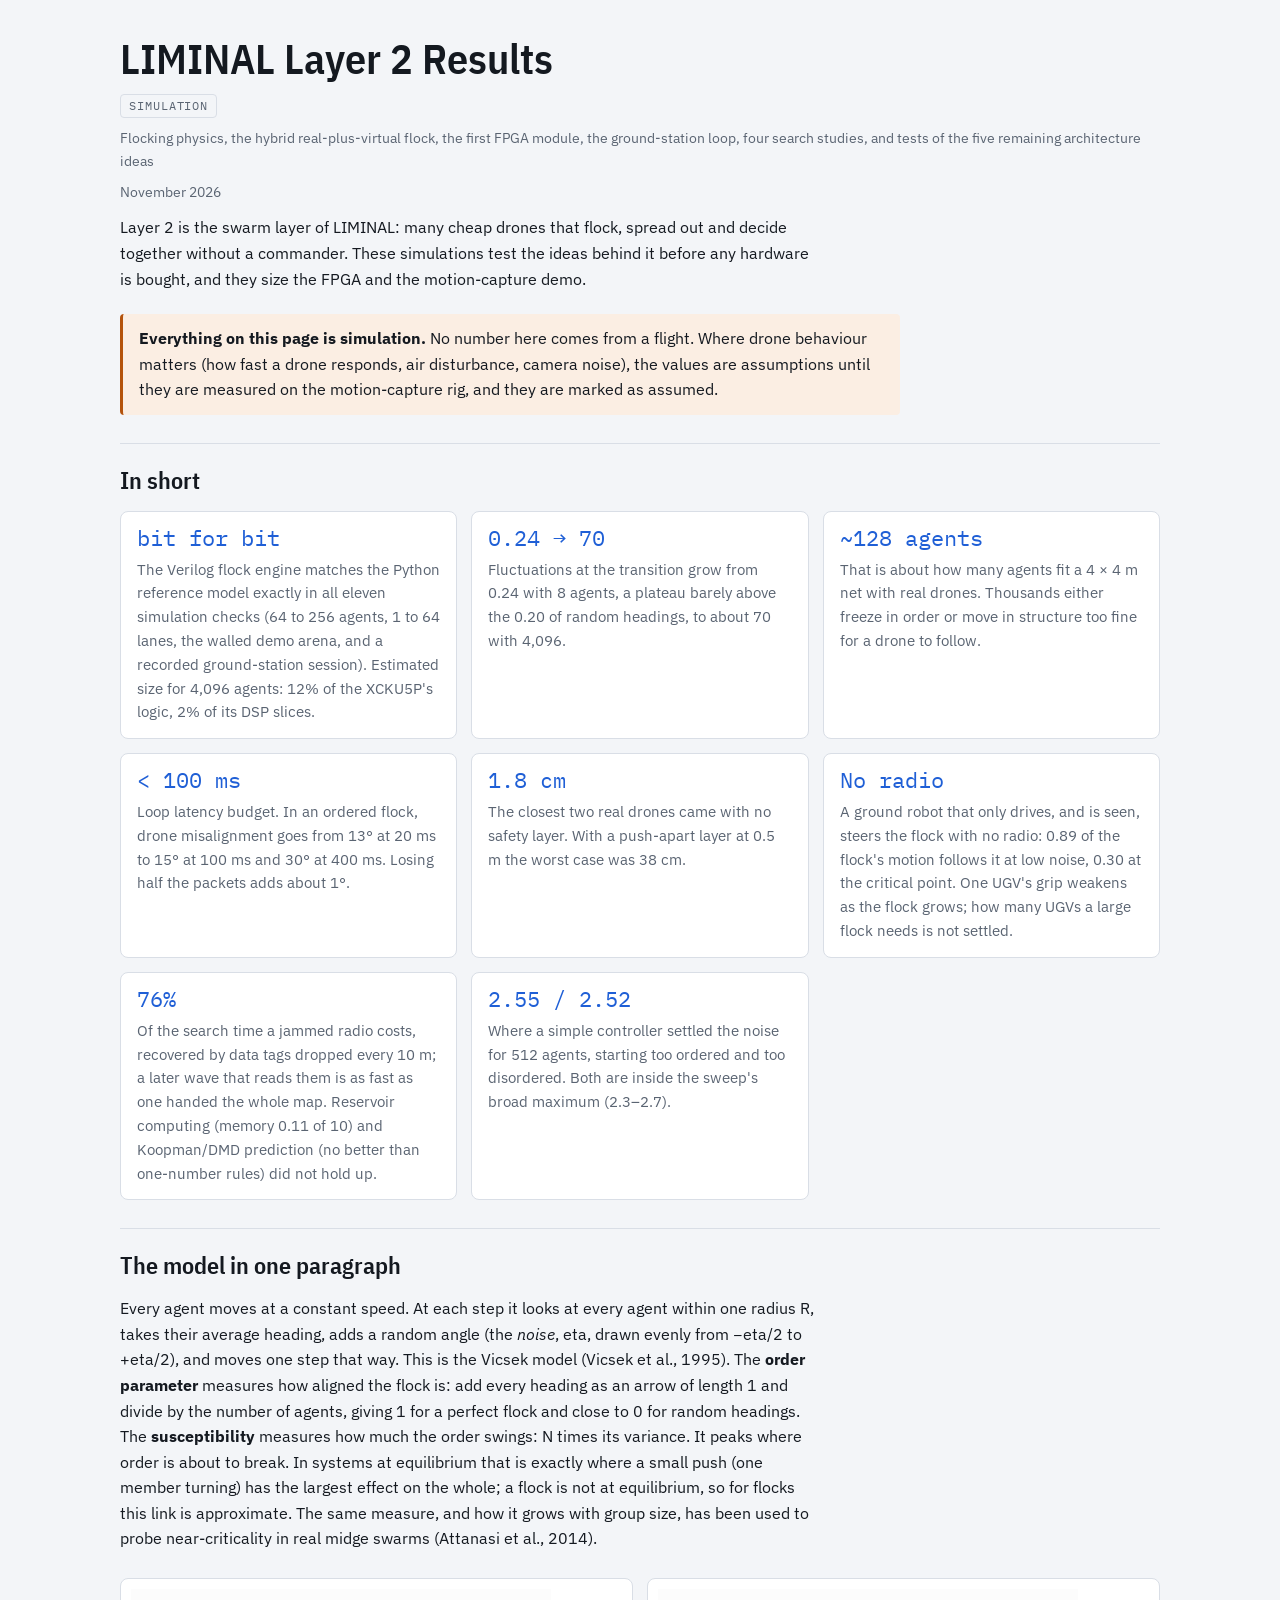
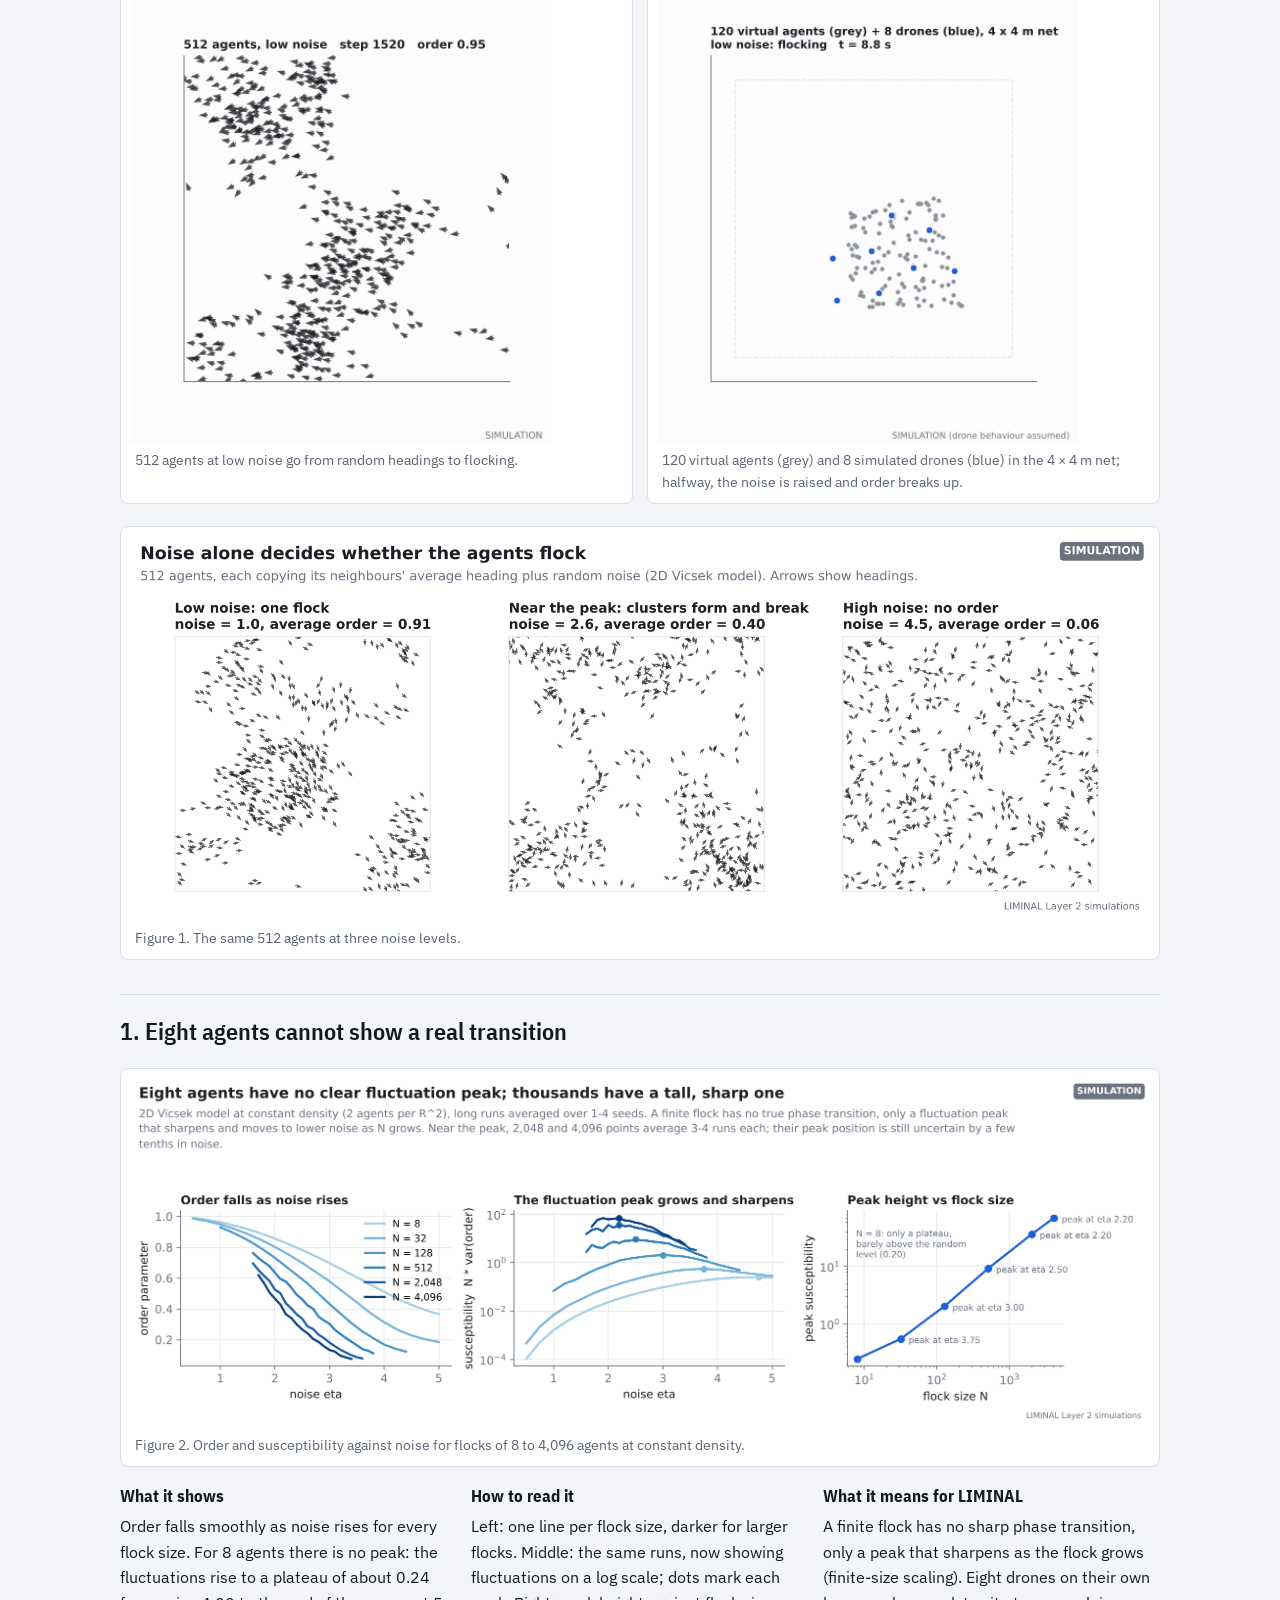
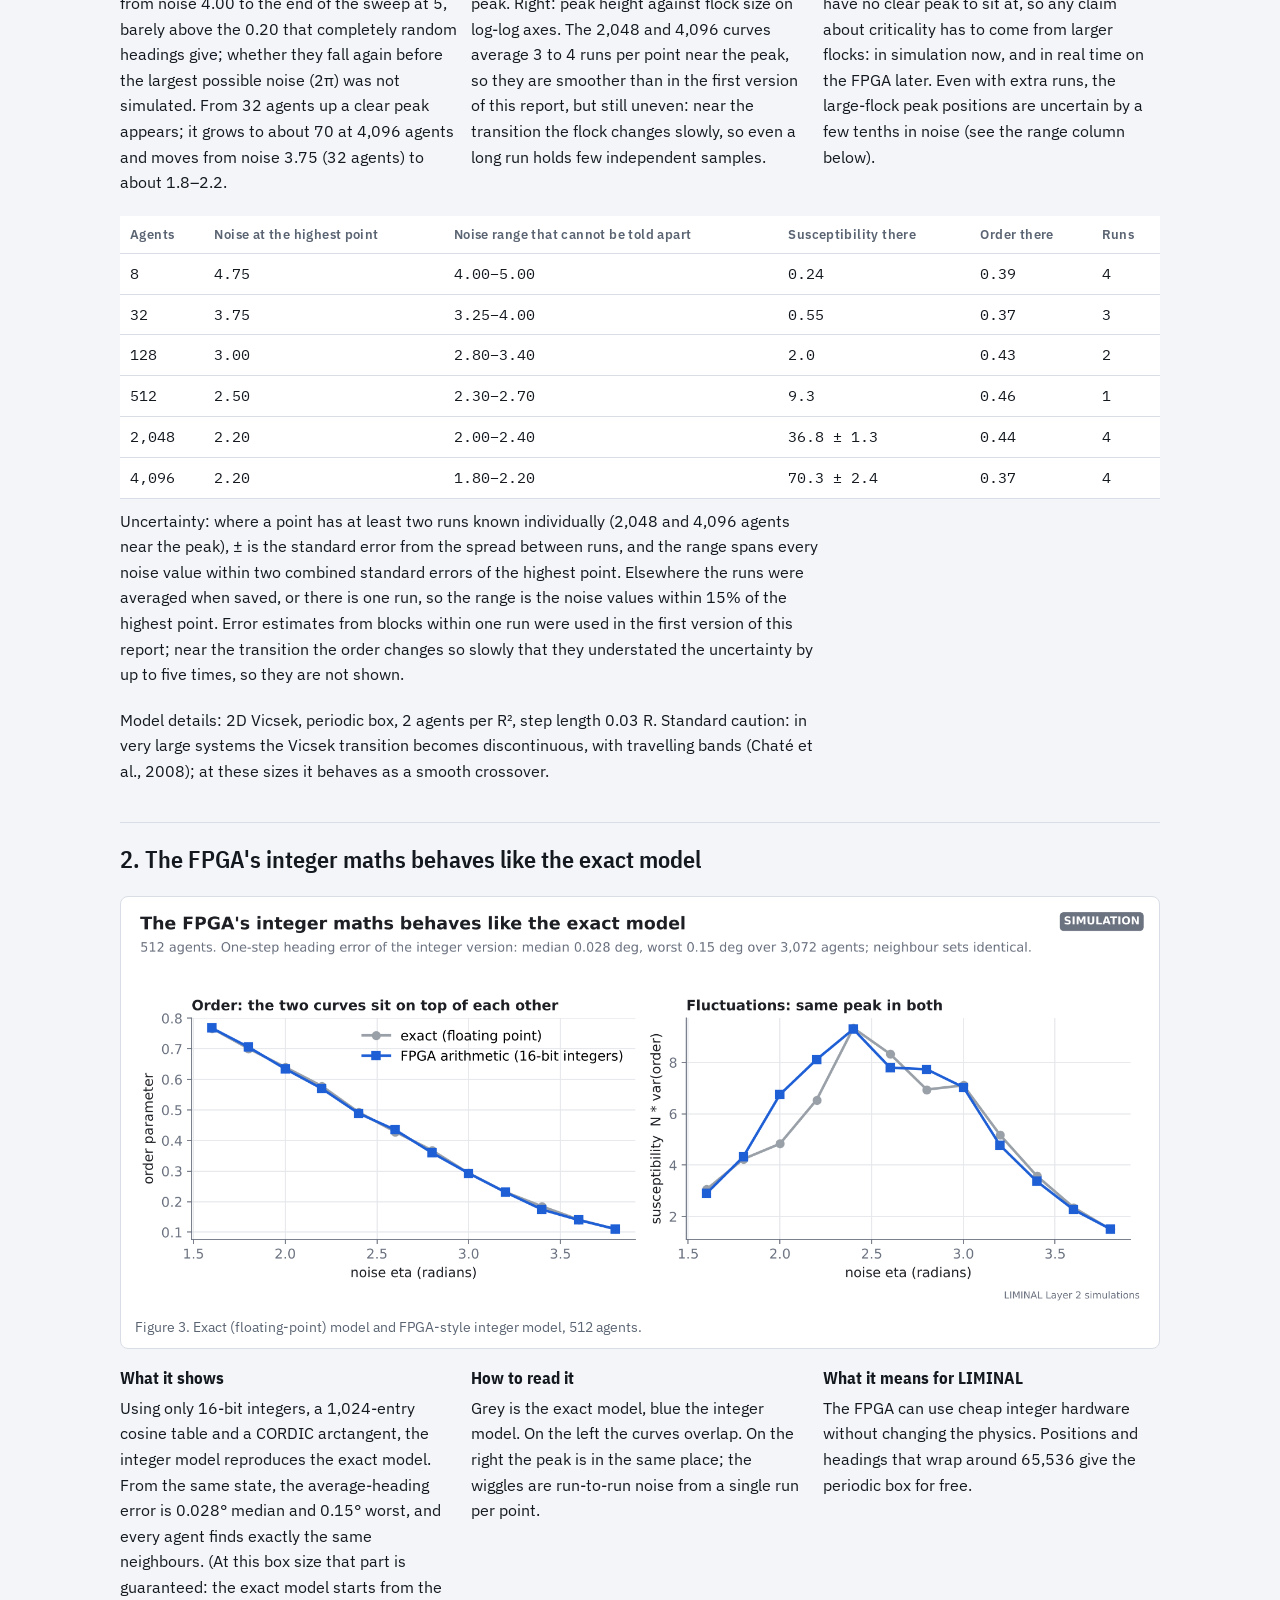
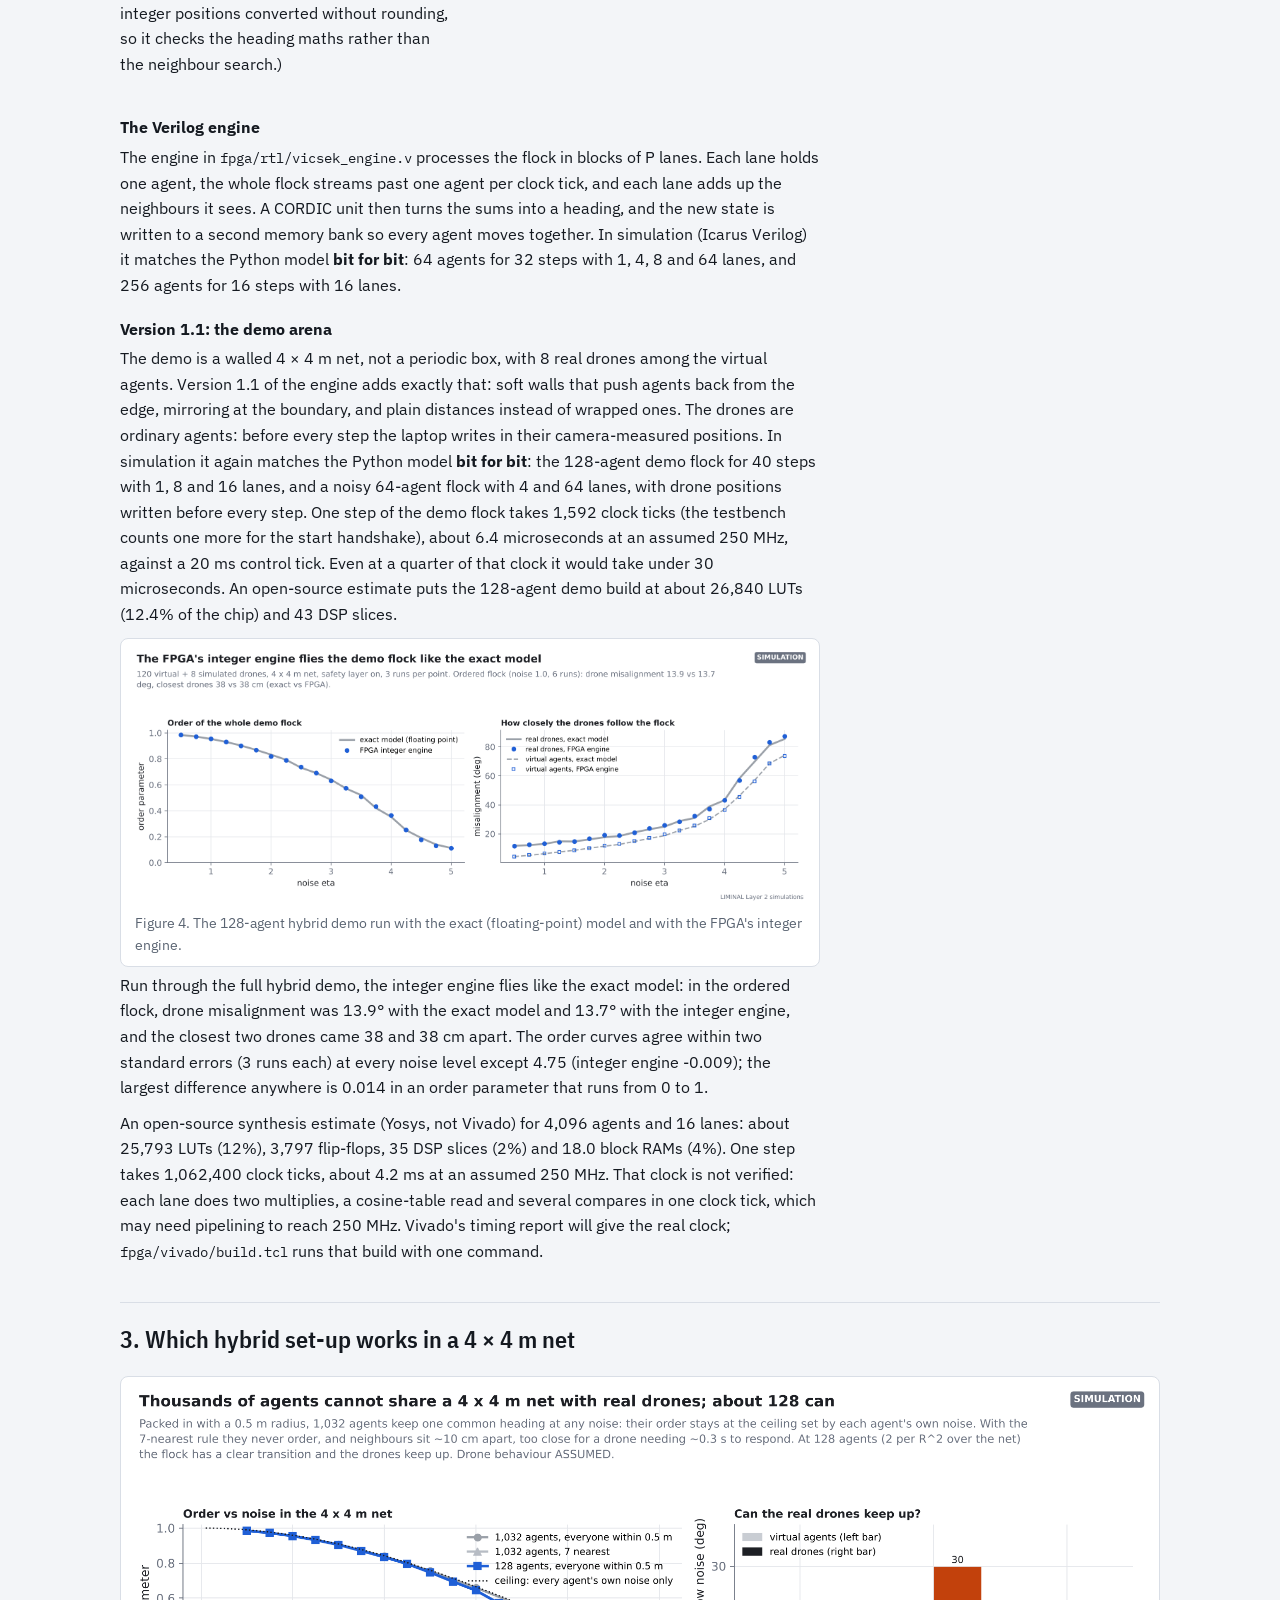
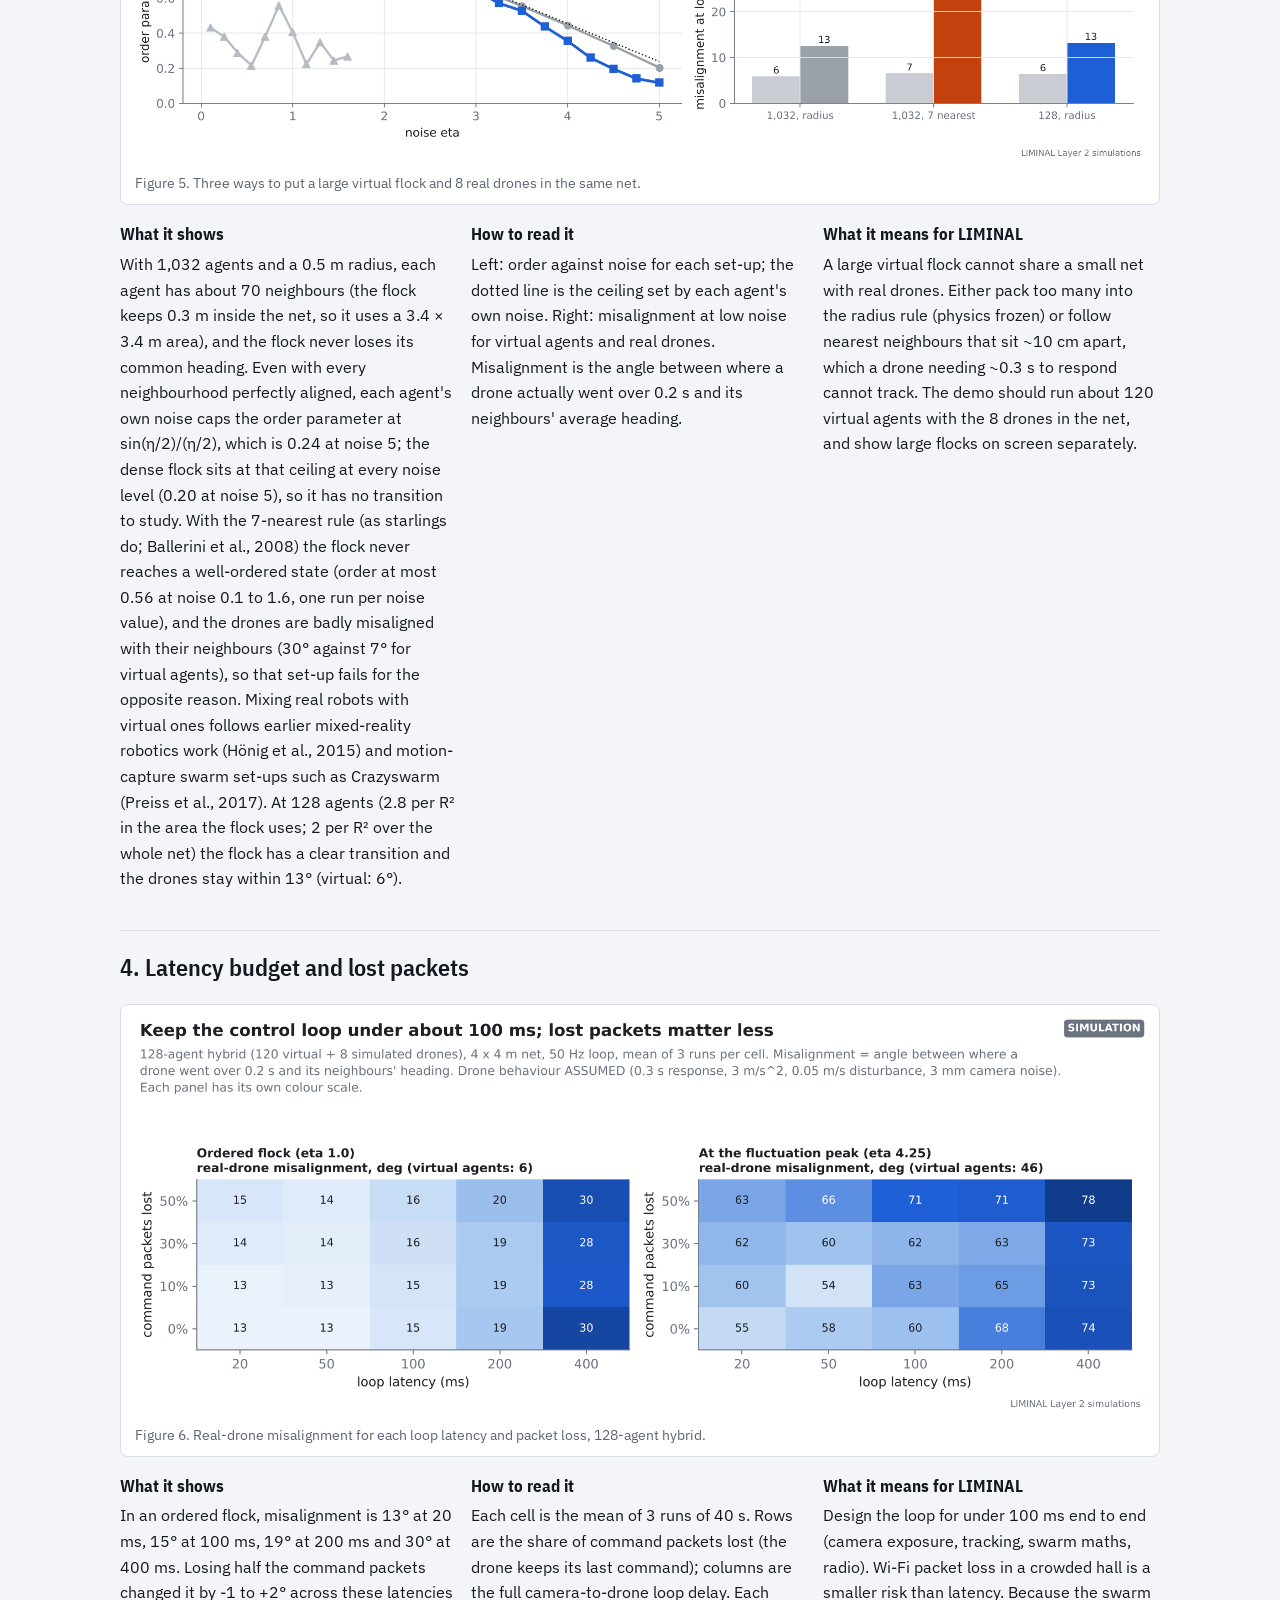
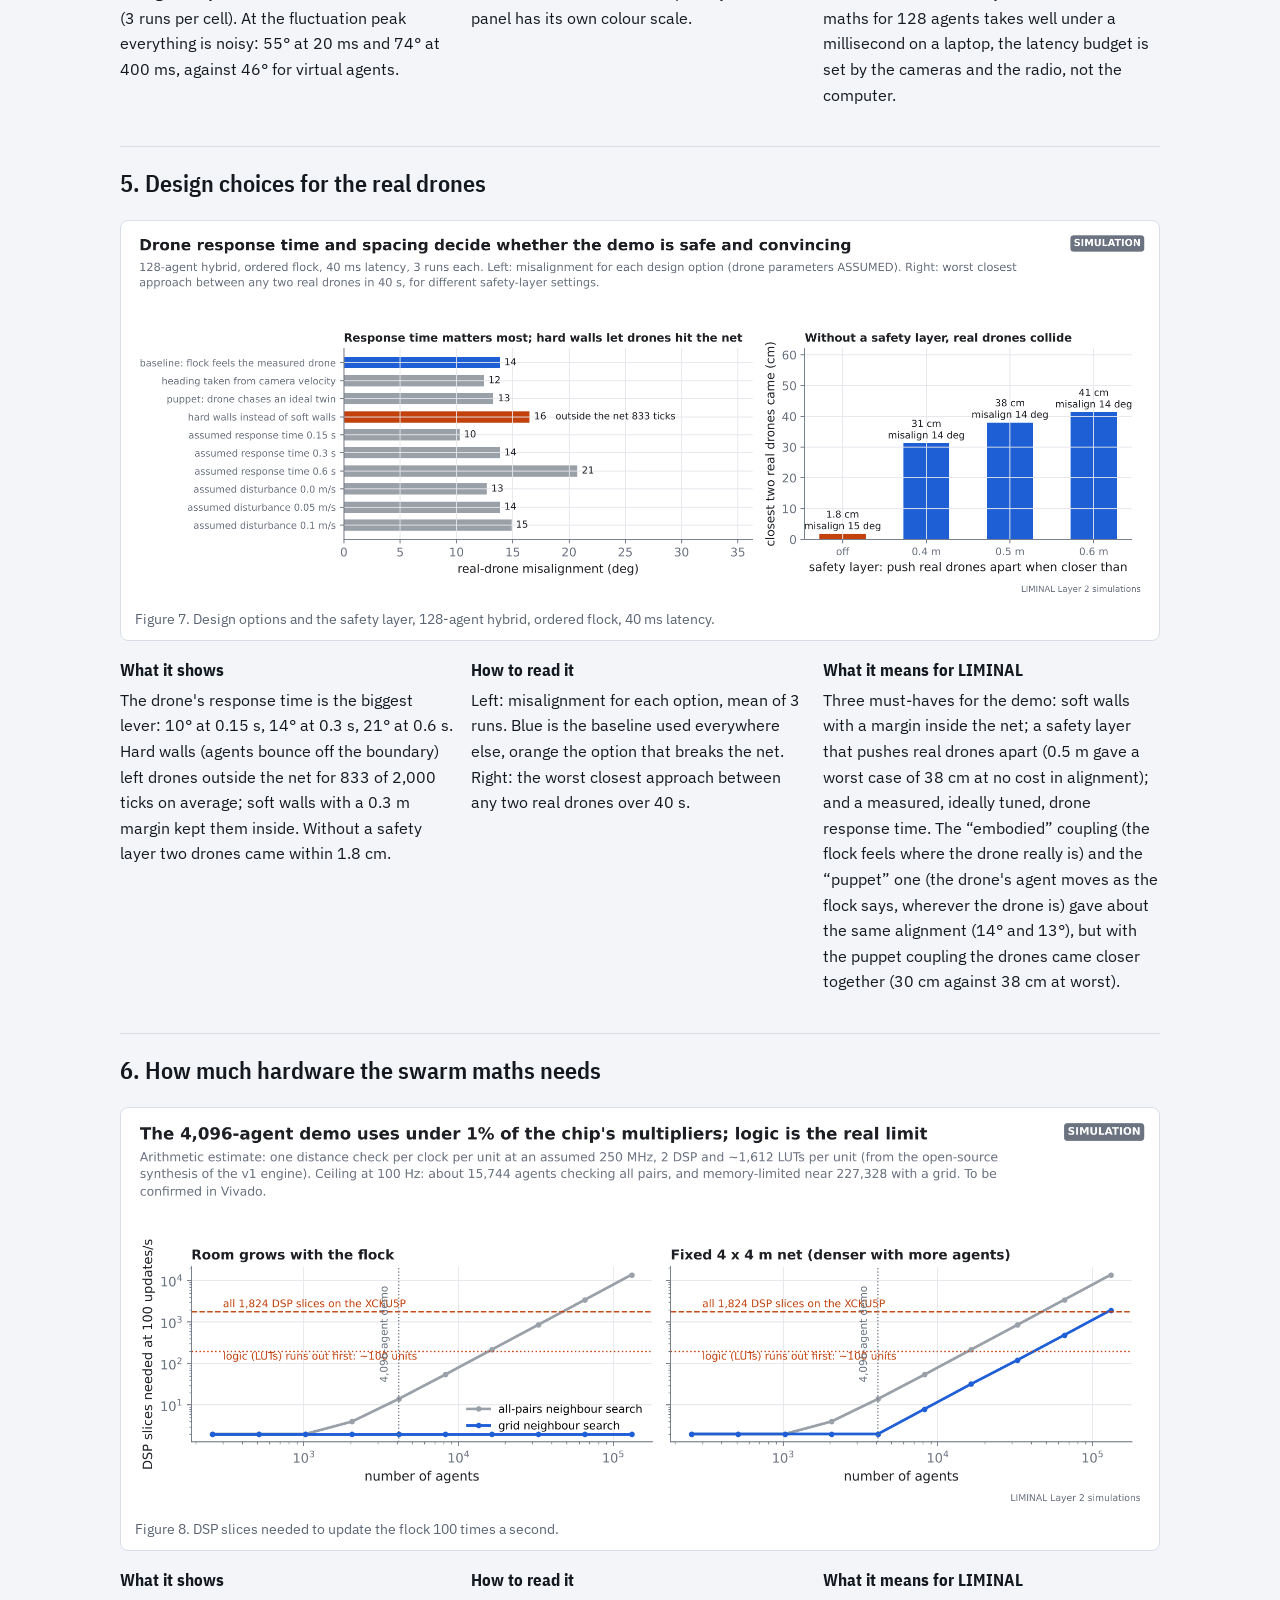
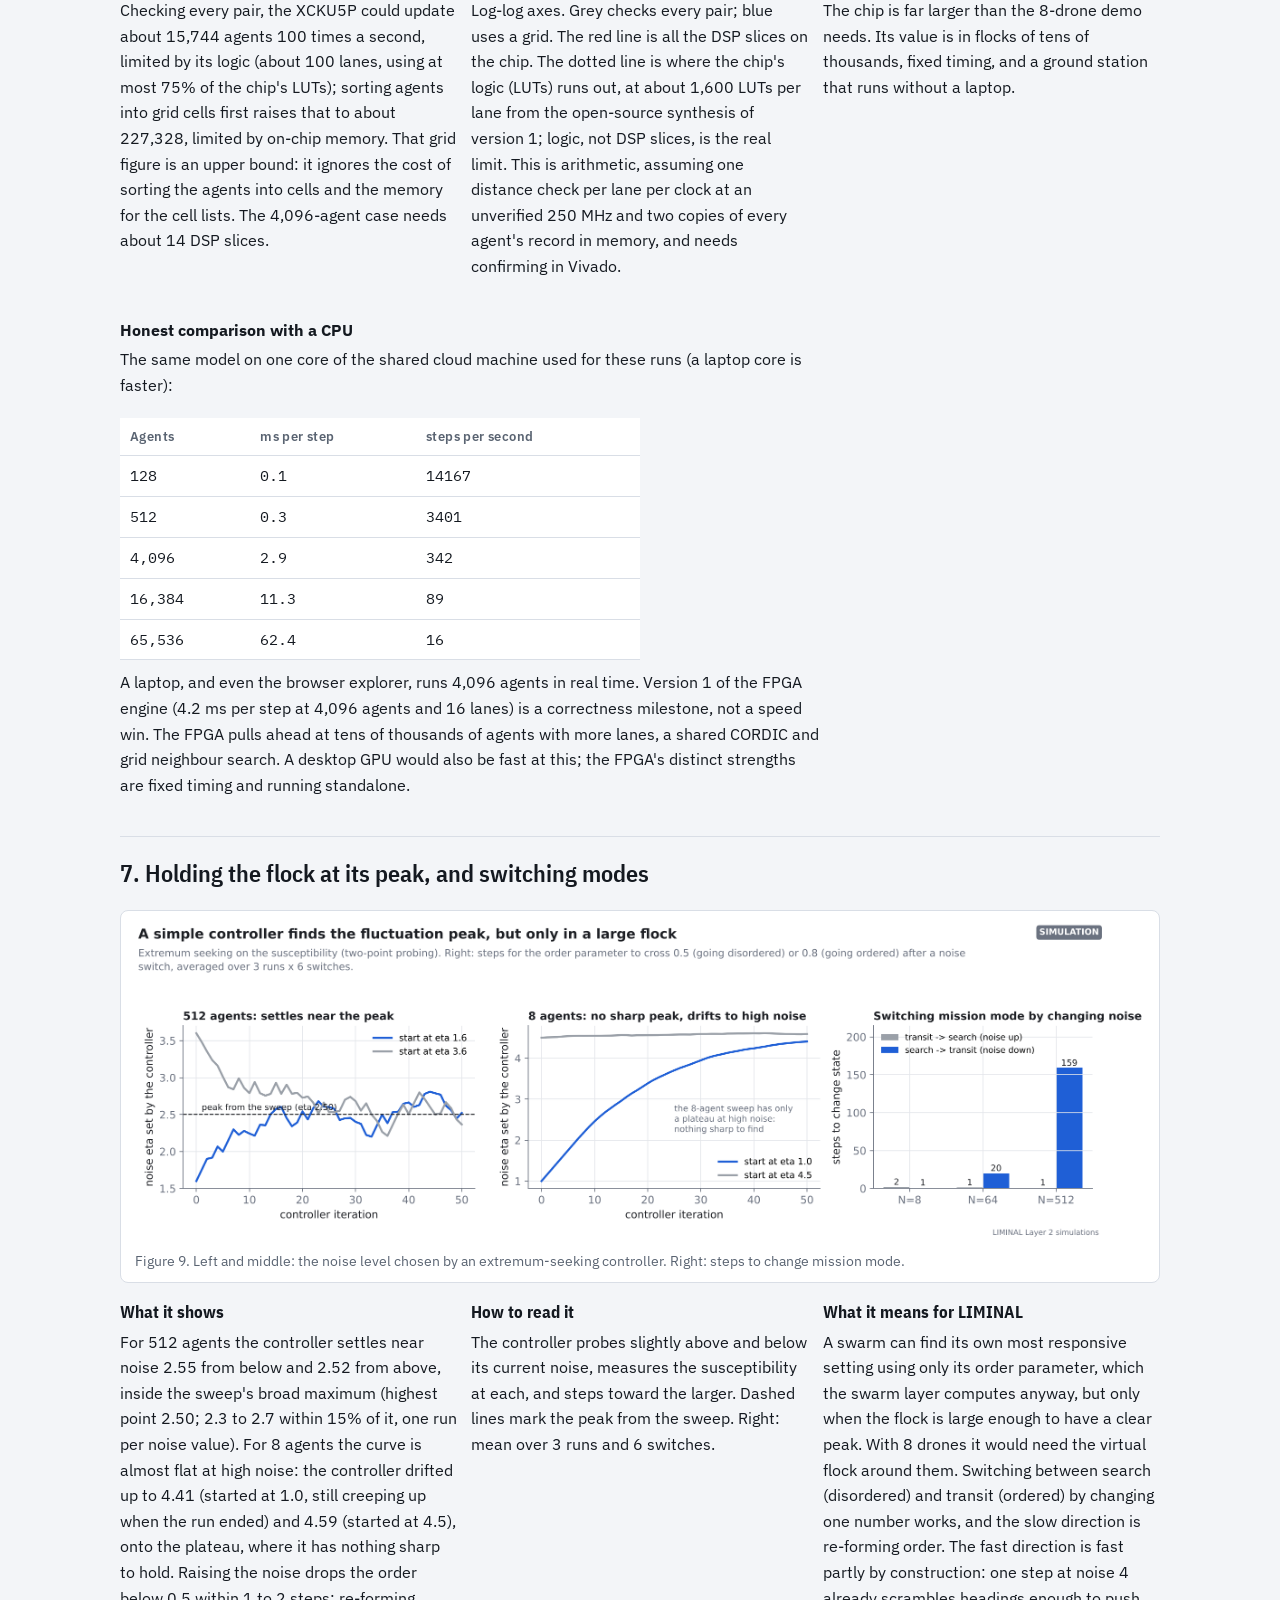
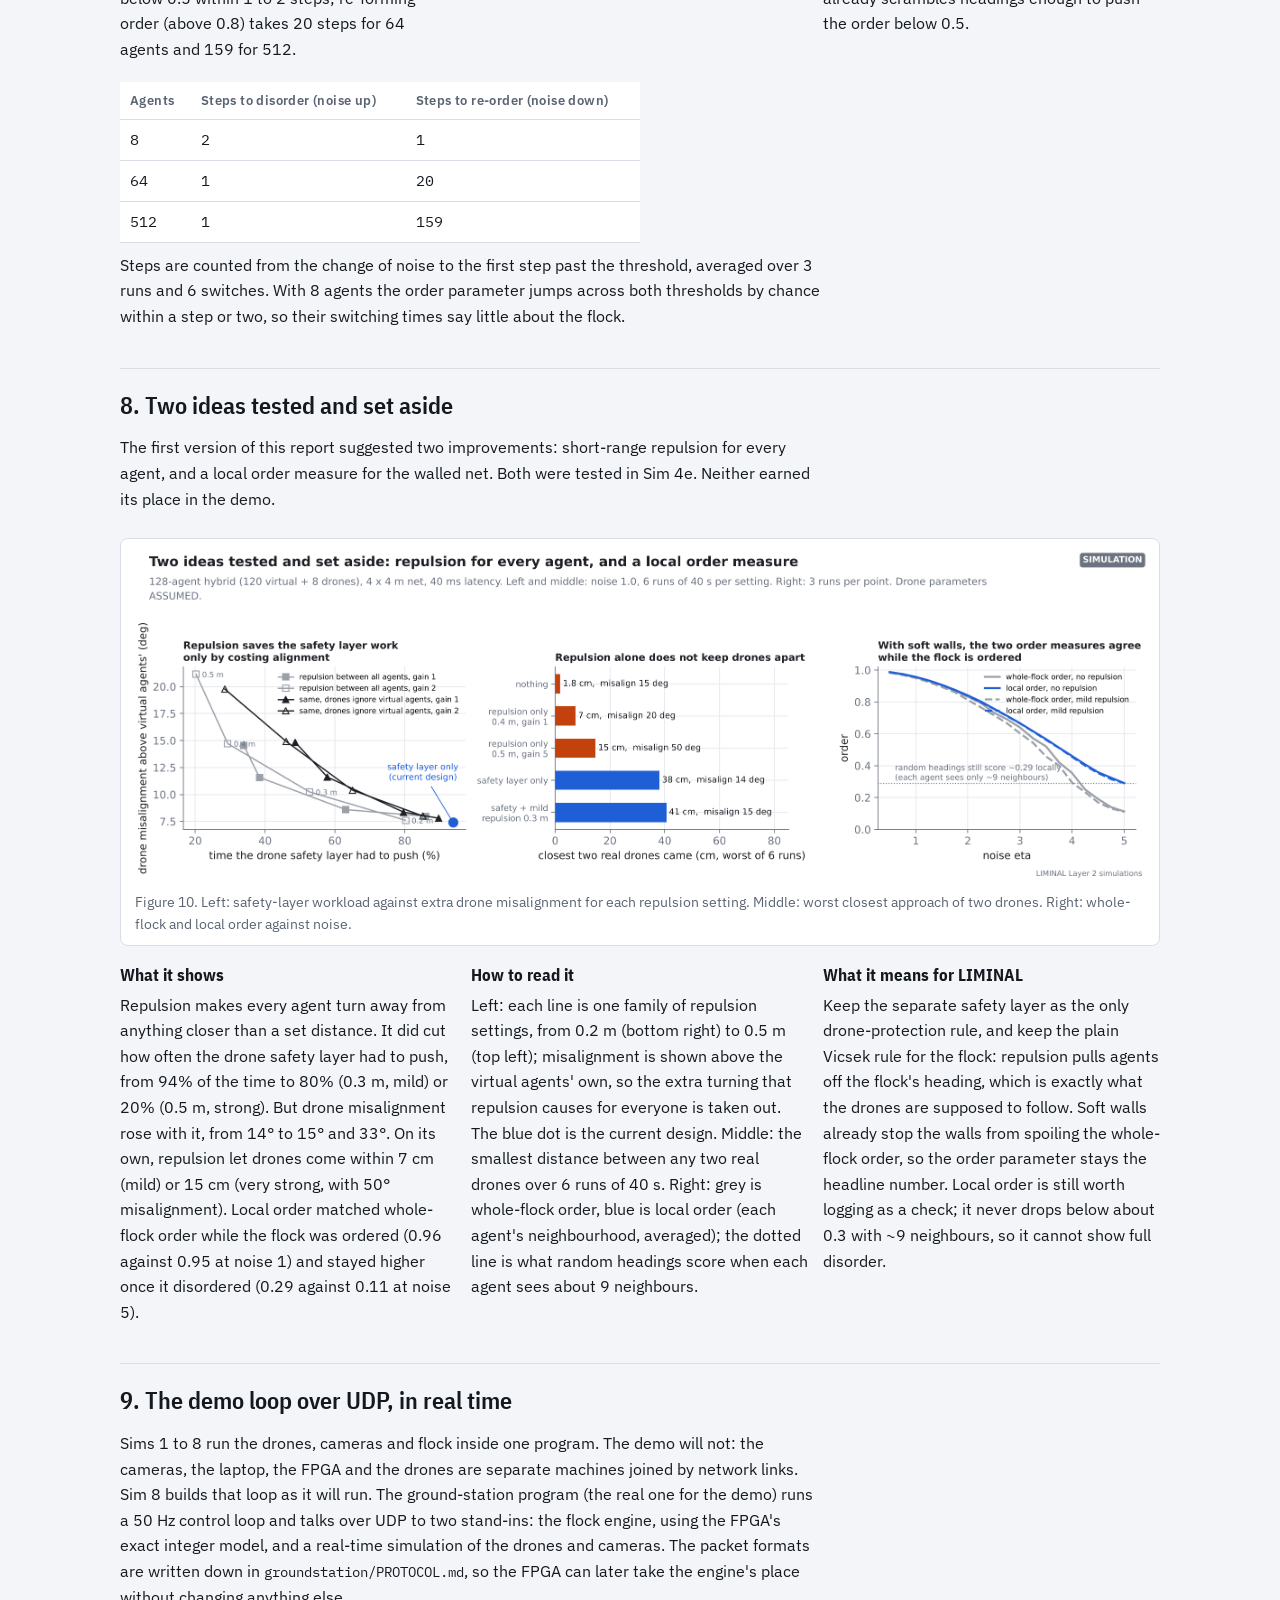
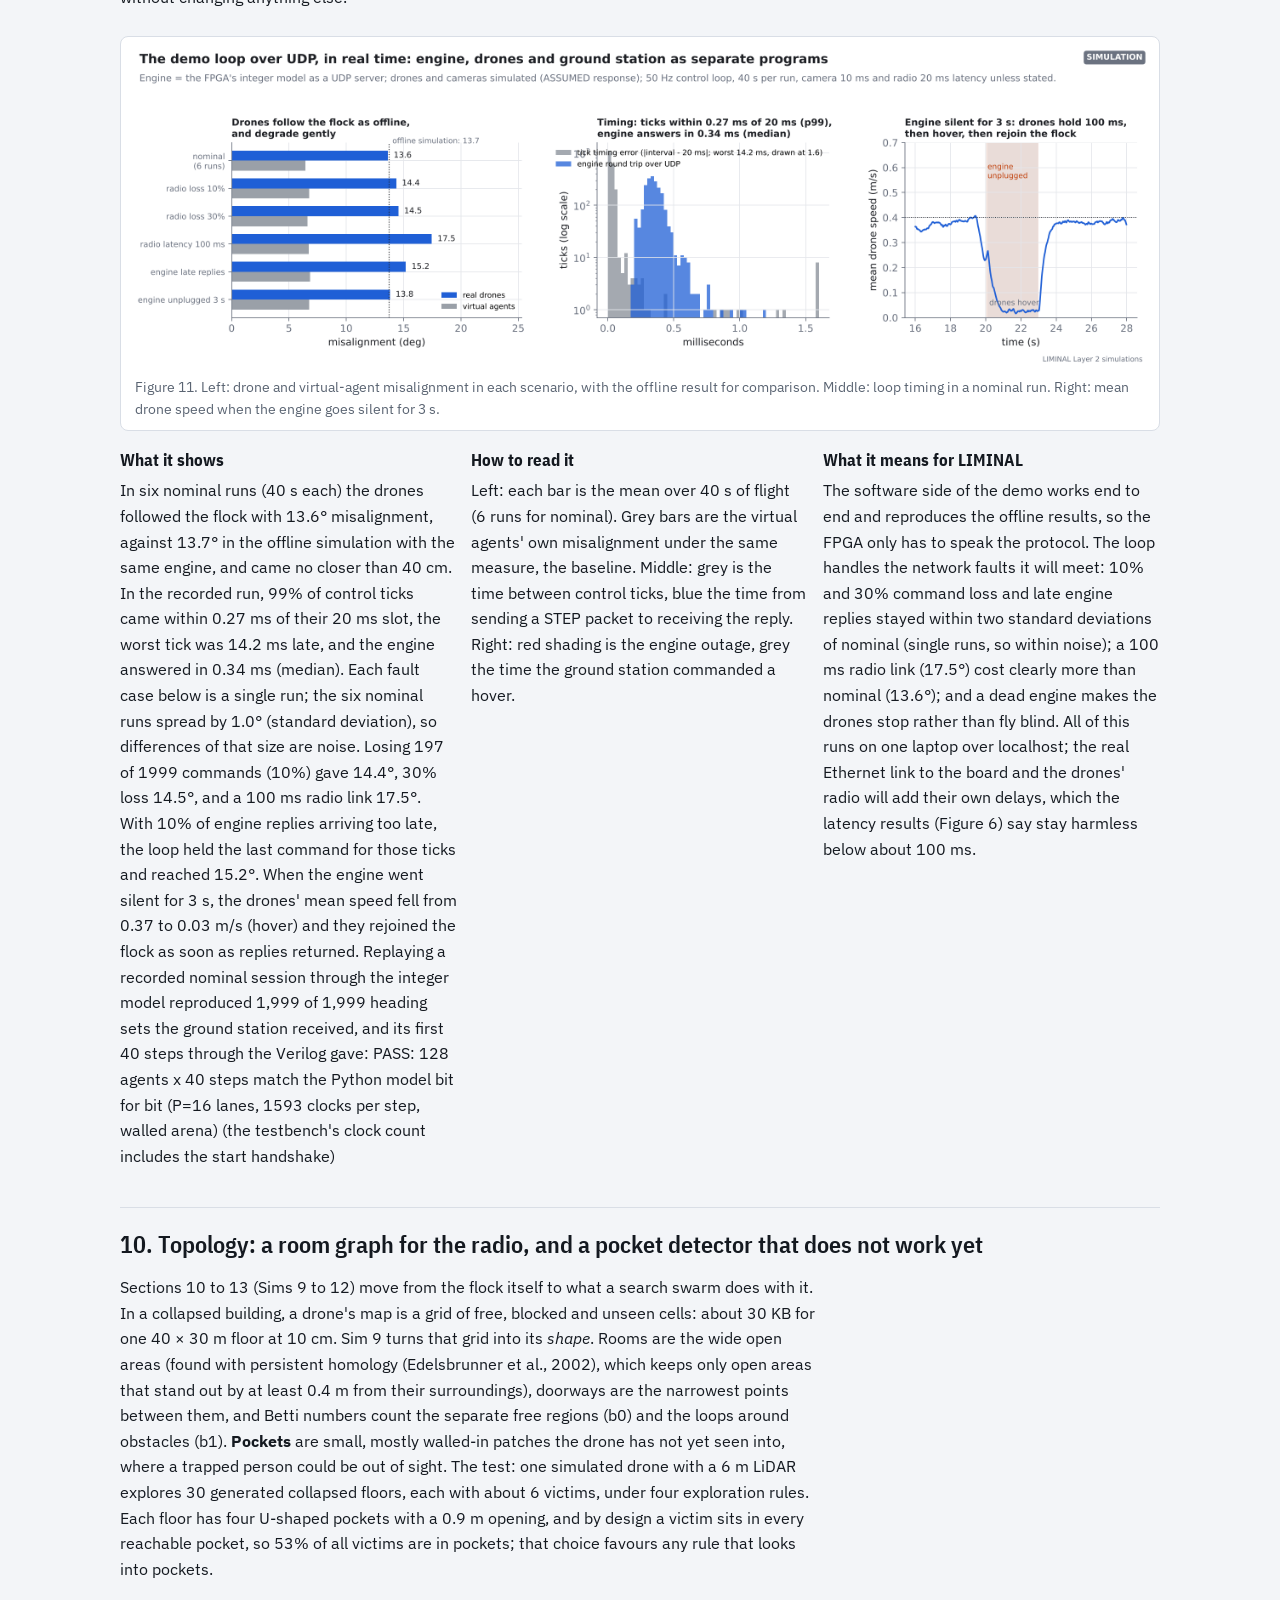
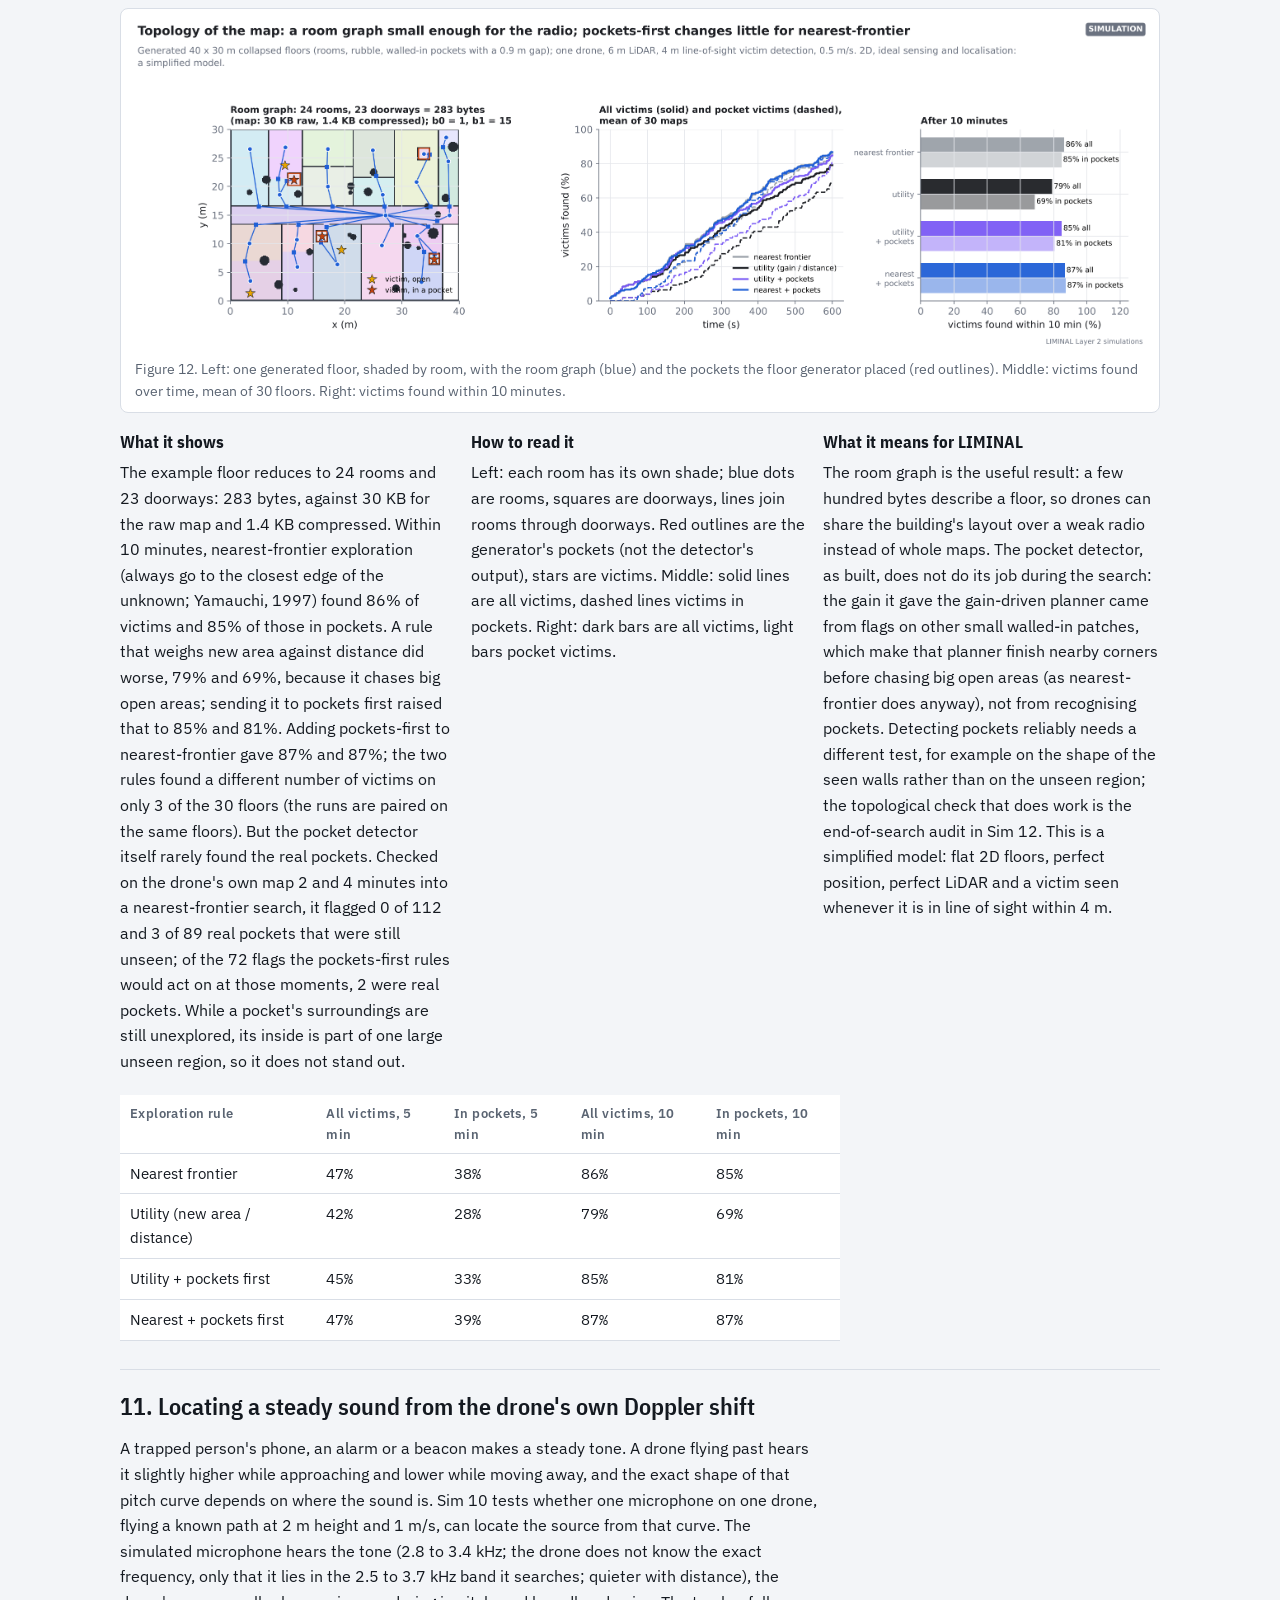
<file: simulations/layer2/docs/report.html>
<!doctype html>
<html lang="en">
<head>
<meta charset="utf-8">
<meta name="viewport" content="width=device-width, initial-scale=1, viewport-fit=cover">
<title>LIMINAL Layer 2 Results</title>
<meta name="claude:viewport-fit-sides" content="cover">
<link rel="preconnect" href="https://fonts.googleapis.com">
<link rel="preconnect" href="https://fonts.gstatic.com" crossorigin>
<link rel="stylesheet" href="https://fonts.googleapis.com/css2?family=IBM+Plex+Mono:wght@400;500&family=IBM+Plex+Sans+Condensed:wght@500;600&family=IBM+Plex+Sans:ital,wght@0,400;0,600;1,400&display=swap">
<style>
:root {
  --bg: #f3f5f8; --panel: #ffffff; --ink: #141920; --muted: #5a6472; --rule: #d9dee6;
  --accent: #1f5fd6; --accent-soft: #e3ecfc; --warn: #b4530c; --warn-soft: #fbeee3; --good: #2b7a4b;
  --font-display: "IBM Plex Sans Condensed", "Arial Narrow", system-ui, sans-serif;
  --font-body: "IBM Plex Sans", system-ui, -apple-system, "Segoe UI", sans-serif;
  --font-data: "IBM Plex Mono", ui-monospace, "SFMono-Regular", Consolas, monospace;
}
@media (prefers-color-scheme: dark) {
  :root:not([data-theme="light"]) { --bg: #0e1217; --panel: #161b22; --ink: #e5e9ef; --muted: #8d97a5; --rule: #2a313b;
    --accent: #6fa3ff; --accent-soft: #1b2a44; --warn: #f0a46a; --warn-soft: #3a2616; --good: #6cc495; color-scheme: dark; }
}
:root[data-theme="dark"] { --bg: #0e1217; --panel: #161b22; --ink: #e5e9ef; --muted: #8d97a5; --rule: #2a313b;
  --accent: #6fa3ff; --accent-soft: #1b2a44; --warn: #f0a46a; --warn-soft: #3a2616; --good: #6cc495; color-scheme: dark; }
* { box-sizing: border-box; }
body { background: var(--bg); color: var(--ink); font-family: var(--font-body); font-size: 16px; line-height: 1.6;
  padding-left: max(16px, env(safe-area-inset-left, 0px)); padding-right: max(16px, env(safe-area-inset-right, 0px)); padding-block: 28px 56px; }
main { max-width: 1040px; margin: 0 auto; display: flex; flex-direction: column; gap: 28px; }
.text { max-width: 70ch; }
h1 { font-family: var(--font-display); font-weight: 600; font-size: clamp(1.9rem, 4vw, 2.6rem); line-height: 1.1; margin: 0; text-wrap: balance; }
h2 { font-family: var(--font-display); font-weight: 600; font-size: 1.5rem; line-height: 1.2; margin: 0 0 6px; text-wrap: balance; }
h3 { font-size: 1rem; margin: 18px 0 4px; }
p { margin: 0 0 10px; }
.meta { display: flex; flex-wrap: wrap; gap: 8px 14px; align-items: center; color: var(--muted); font-size: 0.9rem; }
.chip { font-family: var(--font-data); font-size: 0.72rem; letter-spacing: 0.08em; text-transform: uppercase; border: 1px solid var(--rule);
  border-radius: 4px; padding: 2px 8px; color: var(--muted); }
.banner { background: var(--warn-soft); border-left: 3px solid var(--warn); padding: 12px 16px; border-radius: 4px; max-width: 78ch; }
.glance { display: grid; grid-template-columns: repeat(auto-fit, minmax(280px, 1fr)); gap: 14px; }
.card { background: var(--panel); border: 1px solid var(--rule); border-radius: 8px; padding: 14px 16px; min-width: 0; }
.card .k { font-family: var(--font-data); font-variant-numeric: tabular-nums; font-size: 1.35rem; color: var(--accent); line-height: 1.2; }
.card p { margin: 6px 0 0; font-size: 0.93rem; color: var(--muted); }
section { display: flex; flex-direction: column; gap: 10px; border-top: 1px solid var(--rule); padding-top: 22px; }
figure { margin: 6px 0; background: #ffffff; border: 1px solid var(--rule); border-radius: 8px; padding: 10px; overflow-x: auto; }
figure img { display: block; width: 100%; min-width: 640px; height: auto; }
figure.anim img { min-width: 0; max-width: 420px; }
.anims { display: flex; flex-wrap: wrap; gap: 14px; }
.anims figure { flex: 1 1 320px; }
figcaption { font-size: 0.86rem; color: #5a6472; padding: 6px 4px 0; }
.read { display: grid; grid-template-columns: repeat(auto-fit, minmax(260px, 1fr)); gap: 14px; }
.read > div { min-width: 0; }
.read h3 { margin-top: 0; font-family: var(--font-display); font-size: 1.05rem; }
.tablewrap { overflow-x: auto; }
table { border-collapse: collapse; width: 100%; font-size: 0.93rem; background: var(--panel); }
th, td { text-align: left; padding: 8px 10px; border-bottom: 1px solid var(--rule); vertical-align: top; }
th { font-weight: 600; color: var(--muted); font-size: 0.82rem; letter-spacing: 0.03em; }
td.num { font-family: var(--font-data); font-variant-numeric: tabular-nums; white-space: nowrap; }
ul.changes { padding-left: 1.2em; margin: 0; display: flex; flex-direction: column; gap: 8px; max-width: 78ch; }
code, pre { font-family: var(--font-data); font-size: 0.88em; }
pre { background: var(--panel); border: 1px solid var(--rule); border-radius: 6px; padding: 12px; overflow-x: auto; margin: 0; }
a { color: var(--accent); }
a:focus-visible { outline: 2px solid var(--accent); outline-offset: 2px; }
.sources li { margin-bottom: 4px; }
</style>
</head>
<body>

<main>
<header style="display:flex;flex-direction:column;gap:12px">
  <h1>LIMINAL Layer 2 Results</h1>
  <div class="meta"><span class="chip">Simulation</span><span>Flocking physics, the hybrid real-plus-virtual flock, the first FPGA module, the ground-station loop, four search studies, and tests of the five remaining architecture ideas</span><span>November 2026</span></div>
  <p class="text">Layer 2 is the swarm layer of LIMINAL: many cheap drones that flock, spread out and decide together without a commander. These simulations test the ideas behind it before any hardware is bought, and they size the FPGA and the motion-capture demo.</p>
  <div class="banner"><strong>Everything on this page is simulation.</strong> No number here comes from a flight. Where drone behaviour matters (how fast a drone responds, air disturbance, camera noise), the values are assumptions until they are measured on the motion-capture rig, and they are marked as assumed.</div>
</header>

<section>
  <h2>In short</h2>
  <div class="glance">
    <div class="card"><div class="k">bit for bit</div><p>The Verilog flock engine matches the Python reference model exactly in all eleven simulation checks (64 to 256 agents, 1 to 64 lanes, the walled demo arena, and a recorded ground-station session). Estimated size for 4,096 agents: 12% of the XCKU5P's logic, 2% of its DSP slices.</p></div>
    <div class="card"><div class="k">0.24 &rarr; 70</div><p>Fluctuations at the transition grow from 0.24 with 8 agents, a plateau barely above the 0.20 of random headings, to about 70 with 4,096.</p></div>
    <div class="card"><div class="k">~128 agents</div><p>That is about how many agents fit a 4 &times; 4 m net with real drones. Thousands either freeze in order or move in structure too fine for a drone to follow.</p></div>
    <div class="card"><div class="k">&lt; 100 ms</div><p>Loop latency budget. In an ordered flock, drone misalignment goes from 13&deg; at 20 ms to 15&deg; at 100 ms and 30&deg; at 400 ms. Losing half the packets adds about 1&deg;.</p></div>
    <div class="card"><div class="k">1.8 cm</div><p>The closest two real drones came with no safety layer. With a push-apart layer at 0.5 m the worst case was 38 cm.</p></div>
    <div class="card"><div class="k">No radio</div><p>A ground robot that only drives, and is seen, steers the flock with no radio: 0.89 of the flock's motion follows it at low noise, 0.30 at the critical point. One UGV's grip weakens as the flock grows; how many UGVs a large flock needs is not settled.</p></div>
    <div class="card"><div class="k">76%</div><p>Of the search time a jammed radio costs, recovered by data tags dropped every 10 m; a later wave that reads them is as fast as one handed the whole map. Reservoir computing (memory 0.11 of 10) and Koopman/DMD prediction (no better than one-number rules) did not hold up.</p></div>
    <div class="card"><div class="k">2.55 / 2.52</div><p>Where a simple controller settled the noise for 512 agents, starting too ordered and too disordered. Both are inside the sweep's broad maximum (2.3&ndash;2.7).</p></div>
  </div>
</section>

<section>
  <h2>The model in one paragraph</h2>
  <div class="text">
  <p>Every agent moves at a constant speed. At each step it looks at every agent within one radius R, takes their average heading, adds a random angle (the <em>noise</em>, eta, drawn evenly from &minus;eta/2 to +eta/2), and moves one step that way. This is the Vicsek model (Vicsek et al., 1995). The <strong>order parameter</strong> measures how aligned the flock is: add every heading as an arrow of length 1 and divide by the number of agents, giving 1 for a perfect flock and close to 0 for random headings. The <strong>susceptibility</strong> measures how much the order swings: N times its variance. It peaks where order is about to break. In systems at equilibrium that is exactly where a small push (one member turning) has the largest effect on the whole; a flock is not at equilibrium, so for flocks this link is approximate. The same measure, and how it grows with group size, has been used to probe near-criticality in real midge swarms (Attanasi et al., 2014).</p>
  </div>
  <div class="anims">
    <figure class="anim"><img src="../results/figures/anim_flock_forms.gif" alt="512 agents at low noise go from random headings to flocking."><figcaption>512 agents at low noise go from random headings to flocking.</figcaption></figure>
    <figure class="anim"><img src="../results/figures/anim_hybrid.gif" alt="120 virtual agents (grey) and 8 simulated drones (blue) in the 4 &times; 4 m net; halfway, the noise is raised and order breaks up."><figcaption>120 virtual agents (grey) and 8 simulated drones (blue) in the 4 &times; 4 m net; halfway, the noise is raised and order breaks up.</figcaption></figure>
  </div>
  <figure class=""><img src="../results/figures/fig1_flock_states.png" alt="Figure 1. The same 512 agents at three noise levels."><figcaption>Figure 1. The same 512 agents at three noise levels.</figcaption></figure>
</section>

<section>
  <h2>1. Eight agents cannot show a real transition</h2>
  <figure class=""><img src="../results/figures/fig2_finite_size.png" alt="Figure 2. Order and susceptibility against noise for flocks of 8 to 4,096 agents at constant density."><figcaption>Figure 2. Order and susceptibility against noise for flocks of 8 to 4,096 agents at constant density.</figcaption></figure>
  <div class="read"><div><h3>What it shows</h3><p>Order falls smoothly as noise rises for every flock size. For 8 agents there is no peak: the fluctuations rise to a plateau of about 0.24 from noise 4.00 to the end of the sweep at 5, barely above the 0.20 that completely random headings give; whether they fall again before the largest possible noise (2&pi;) was not simulated. From 32 agents up a clear peak appears; it grows to about 70 at 4,096 agents and moves from noise 3.75 (32 agents) to about 1.8&ndash;2.2.</p></div><div><h3>How to read it</h3><p>Left: one line per flock size, darker for larger flocks. Middle: the same runs, now showing fluctuations on a log scale; dots mark each peak. Right: peak height against flock size on log-log axes. The 2,048 and 4,096 curves average 3 to 4 runs per point near the peak, so they are smoother than in the first version of this report, but still uneven: near the transition the flock changes slowly, so even a long run holds few independent samples.</p></div><div><h3>What it means for LIMINAL</h3><p>A finite flock has no sharp phase transition, only a peak that sharpens as the flock grows (finite-size scaling). Eight drones on their own have no clear peak to sit at, so any claim about criticality has to come from larger flocks: in simulation now, and in real time on the FPGA later. Even with extra runs, the large-flock peak positions are uncertain by a few tenths in noise (see the range column below).</p></div></div>
  <div class="tablewrap"><table><thead><tr><th>Agents</th><th>Noise at the highest point</th><th>Noise range that cannot be told apart</th><th>Susceptibility there</th><th>Order there</th><th>Runs</th></tr></thead><tbody><tr><td class="num">8</td><td class="num">4.75</td><td class="num">4.00&ndash;5.00</td><td class="num">0.24</td><td class="num">0.39</td><td class="num">4</td></tr><tr><td class="num">32</td><td class="num">3.75</td><td class="num">3.25&ndash;4.00</td><td class="num">0.55</td><td class="num">0.37</td><td class="num">3</td></tr><tr><td class="num">128</td><td class="num">3.00</td><td class="num">2.80&ndash;3.40</td><td class="num">2.0</td><td class="num">0.43</td><td class="num">2</td></tr><tr><td class="num">512</td><td class="num">2.50</td><td class="num">2.30&ndash;2.70</td><td class="num">9.3</td><td class="num">0.46</td><td class="num">1</td></tr><tr><td class="num">2,048</td><td class="num">2.20</td><td class="num">2.00&ndash;2.40</td><td class="num">36.8 &plusmn; 1.3</td><td class="num">0.44</td><td class="num">4</td></tr><tr><td class="num">4,096</td><td class="num">2.20</td><td class="num">1.80&ndash;2.20</td><td class="num">70.3 &plusmn; 2.4</td><td class="num">0.37</td><td class="num">4</td></tr></tbody></table></div>
  <p class="text">Uncertainty: where a point has at least two runs known individually (2,048 and 4,096 agents near the peak), &plusmn; is the standard error from the spread between runs, and the range spans every noise value within two combined standard errors of the highest point. Elsewhere the runs were averaged when saved, or there is one run, so the range is the noise values within 15% of the highest point. Error estimates from blocks within one run were used in the first version of this report; near the transition the order changes so slowly that they understated the uncertainty by up to five times, so they are not shown.</p>
  <p class="text">Model details: 2D Vicsek, periodic box, 2 agents per R&sup2;, step length 0.03 R. Standard caution: in very large systems the Vicsek transition becomes discontinuous, with travelling bands (Chat&eacute; et al., 2008); at these sizes it behaves as a smooth crossover.</p>
</section>

<section>
  <h2>2. The FPGA's integer maths behaves like the exact model</h2>
  <figure class=""><img src="../results/figures/fig3_fixed_vs_float.png" alt="Figure 3. Exact (floating-point) model and FPGA-style integer model, 512 agents."><figcaption>Figure 3. Exact (floating-point) model and FPGA-style integer model, 512 agents.</figcaption></figure>
  <div class="read"><div><h3>What it shows</h3><p>Using only 16-bit integers, a 1,024-entry cosine table and a CORDIC arctangent, the integer model reproduces the exact model. From the same state, the average-heading error is 0.028&deg; median and 0.15&deg; worst, and every agent finds exactly the same neighbours. (At this box size that part is guaranteed: the exact model starts from the integer positions converted without rounding, so it checks the heading maths rather than the neighbour search.)</p></div><div><h3>How to read it</h3><p>Grey is the exact model, blue the integer model. On the left the curves overlap. On the right the peak is in the same place; the wiggles are run-to-run noise from a single run per point.</p></div><div><h3>What it means for LIMINAL</h3><p>The FPGA can use cheap integer hardware without changing the physics. Positions and headings that wrap around 65,536 give the periodic box for free.</p></div></div>
  <div class="text">
  <h3>The Verilog engine</h3>
  <p>The engine in <code>fpga/rtl/vicsek_engine.v</code> processes the flock in blocks of P lanes. Each lane holds one agent, the whole flock streams past one agent per clock tick, and each lane adds up the neighbours it sees. A CORDIC unit then turns the sums into a heading, and the new state is written to a second memory bank so every agent moves together. In simulation (Icarus Verilog) it matches the Python model <strong>bit for bit</strong>: 64 agents for 32 steps with 1, 4, 8 and 64 lanes, and 256 agents for 16 steps with 16 lanes.</p>
  <h3>Version 1.1: the demo arena</h3>
  <p>The demo is a walled 4 &times; 4 m net, not a periodic box, with 8 real drones among the virtual agents. Version 1.1 of the engine adds exactly that: soft walls that push agents back from the edge, mirroring at the boundary, and plain distances instead of wrapped ones. The drones are ordinary agents: before every step the laptop writes in their camera-measured positions. In simulation it again matches the Python model <strong>bit for bit</strong>: the 128-agent demo flock for 40 steps with 1, 8 and 16 lanes, and a noisy 64-agent flock with 4 and 64 lanes, with drone positions written before every step. One step of the demo flock takes 1,592 clock ticks (the testbench counts one more for the start handshake), about 6.4 microseconds at an assumed 250 MHz, against a 20 ms control tick. Even at a quarter of that clock it would take under 30 microseconds. An open-source estimate puts the 128-agent demo build at about 26,840 LUTs (12.4% of the chip) and 43 DSP slices. </p>
  <figure class=""><img src="../results/figures/fig4_fixed_hybrid.png" alt="Figure 4. The 128-agent hybrid demo run with the exact (floating-point) model and with the FPGA's integer engine."><figcaption>Figure 4. The 128-agent hybrid demo run with the exact (floating-point) model and with the FPGA's integer engine.</figcaption></figure>
  <p>Run through the full hybrid demo, the integer engine flies like the exact model: in the ordered flock, drone misalignment was 13.9&deg; with the exact model and 13.7&deg; with the integer engine, and the closest two drones came 38 and 38 cm apart. The order curves agree within two standard errors (3 runs each) at every noise level except 4.75 (integer engine -0.009); the largest difference anywhere is 0.014 in an order parameter that runs from 0 to 1.</p>
  <p>An open-source synthesis estimate (Yosys, not Vivado) for 4,096 agents and 16 lanes: about 25,793 LUTs (12%), 3,797 flip-flops, 35 DSP slices (2%) and 18.0 block RAMs (4%). One step takes 1,062,400 clock ticks, about 4.2 ms at an assumed 250 MHz. That clock is not verified: each lane does two multiplies, a cosine-table read and several compares in one clock tick, which may need pipelining to reach 250 MHz. Vivado's timing report will give the real clock; <code>fpga/vivado/build.tcl</code> runs that build with one command.</p>
  </div>
</section>

<section>
  <h2>3. Which hybrid set-up works in a 4 &times; 4 m net</h2>
  <figure class=""><img src="../results/figures/fig5_hybrid_setup.png" alt="Figure 5. Three ways to put a large virtual flock and 8 real drones in the same net."><figcaption>Figure 5. Three ways to put a large virtual flock and 8 real drones in the same net.</figcaption></figure>
  <div class="read"><div><h3>What it shows</h3><p>With 1,032 agents and a 0.5 m radius, each agent has about 70 neighbours (the flock keeps 0.3 m inside the net, so it uses a 3.4 &times; 3.4 m area), and the flock never loses its common heading. Even with every neighbourhood perfectly aligned, each agent's own noise caps the order parameter at sin(&eta;/2)/(&eta;/2), which is 0.24 at noise 5; the dense flock sits at that ceiling at every noise level (0.20 at noise 5), so it has no transition to study. With the 7-nearest rule (as starlings do; Ballerini et al., 2008) the flock never reaches a well-ordered state (order at most 0.56 at noise 0.1 to 1.6, one run per noise value), and the drones are badly misaligned with their neighbours (30&deg; against 7&deg; for virtual agents), so that set-up fails for the opposite reason. Mixing real robots with virtual ones follows earlier mixed-reality robotics work (H&ouml;nig et al., 2015) and motion-capture swarm set-ups such as Crazyswarm (Preiss et al., 2017). At 128 agents (2.8 per R&sup2; in the area the flock uses; 2 per R&sup2; over the whole net) the flock has a clear transition and the drones stay within 13&deg; (virtual: 6&deg;).</p></div><div><h3>How to read it</h3><p>Left: order against noise for each set-up; the dotted line is the ceiling set by each agent's own noise. Right: misalignment at low noise for virtual agents and real drones. Misalignment is the angle between where a drone actually went over 0.2 s and its neighbours' average heading.</p></div><div><h3>What it means for LIMINAL</h3><p>A large virtual flock cannot share a small net with real drones. Either pack too many into the radius rule (physics frozen) or follow nearest neighbours that sit ~10 cm apart, which a drone needing ~0.3 s to respond cannot track. The demo should run about 120 virtual agents with the 8 drones in the net, and show large flocks on screen separately.</p></div></div>
</section>

<section>
  <h2>4. Latency budget and lost packets</h2>
  <figure class=""><img src="../results/figures/fig6_latency_loss.png" alt="Figure 6. Real-drone misalignment for each loop latency and packet loss, 128-agent hybrid."><figcaption>Figure 6. Real-drone misalignment for each loop latency and packet loss, 128-agent hybrid.</figcaption></figure>
  <div class="read"><div><h3>What it shows</h3><p>In an ordered flock, misalignment is 13&deg; at 20 ms, 15&deg; at 100 ms, 19&deg; at 200 ms and 30&deg; at 400 ms. Losing half the command packets changed it by -1 to +2&deg; across these latencies (3 runs per cell). At the fluctuation peak everything is noisy: 55&deg; at 20 ms and 74&deg; at 400 ms, against 46&deg; for virtual agents.</p></div><div><h3>How to read it</h3><p>Each cell is the mean of 3 runs of 40 s. Rows are the share of command packets lost (the drone keeps its last command); columns are the full camera-to-drone loop delay. Each panel has its own colour scale.</p></div><div><h3>What it means for LIMINAL</h3><p>Design the loop for under 100 ms end to end (camera exposure, tracking, swarm maths, radio). Wi-Fi packet loss in a crowded hall is a smaller risk than latency. Because the swarm maths for 128 agents takes well under a millisecond on a laptop, the latency budget is set by the cameras and the radio, not the computer.</p></div></div>
</section>

<section>
  <h2>5. Design choices for the real drones</h2>
  <figure class=""><img src="../results/figures/fig7_design_safety.png" alt="Figure 7. Design options and the safety layer, 128-agent hybrid, ordered flock, 40 ms latency."><figcaption>Figure 7. Design options and the safety layer, 128-agent hybrid, ordered flock, 40 ms latency.</figcaption></figure>
  <div class="read"><div><h3>What it shows</h3><p>The drone's response time is the biggest lever: 10&deg; at 0.15 s, 14&deg; at 0.3 s, 21&deg; at 0.6 s. Hard walls (agents bounce off the boundary) left drones outside the net for 833 of 2,000 ticks on average; soft walls with a 0.3 m margin kept them inside. Without a safety layer two drones came within 1.8 cm.</p></div><div><h3>How to read it</h3><p>Left: misalignment for each option, mean of 3 runs. Blue is the baseline used everywhere else, orange the option that breaks the net. Right: the worst closest approach between any two real drones over 40 s.</p></div><div><h3>What it means for LIMINAL</h3><p>Three must-haves for the demo: soft walls with a margin inside the net; a safety layer that pushes real drones apart (0.5 m gave a worst case of 38 cm at no cost in alignment); and a measured, ideally tuned, drone response time. The &ldquo;embodied&rdquo; coupling (the flock feels where the drone really is) and the &ldquo;puppet&rdquo; one (the drone's agent moves as the flock says, wherever the drone is) gave about the same alignment (14&deg; and 13&deg;), but with the puppet coupling the drones came closer together (30 cm against 38 cm at worst).</p></div></div>
</section>

<section>
  <h2>6. How much hardware the swarm maths needs</h2>
  <figure class=""><img src="../results/figures/fig8_neighbour_cost.png" alt="Figure 8. DSP slices needed to update the flock 100 times a second."><figcaption>Figure 8. DSP slices needed to update the flock 100 times a second.</figcaption></figure>
  <div class="read"><div><h3>What it shows</h3><p>Checking every pair, the XCKU5P could update about 15,744 agents 100 times a second, limited by its logic (about 100 lanes, using at most 75% of the chip's LUTs); sorting agents into grid cells first raises that to about 227,328, limited by on-chip memory. That grid figure is an upper bound: it ignores the cost of sorting the agents into cells and the memory for the cell lists. The 4,096-agent case needs about 14 DSP slices.</p></div><div><h3>How to read it</h3><p>Log-log axes. Grey checks every pair; blue uses a grid. The red line is all the DSP slices on the chip. The dotted line is where the chip's logic (LUTs) runs out, at about 1,600 LUTs per lane from the open-source synthesis of version 1; logic, not DSP slices, is the real limit. This is arithmetic, assuming one distance check per lane per clock at an unverified 250 MHz and two copies of every agent's record in memory, and needs confirming in Vivado.</p></div><div><h3>What it means for LIMINAL</h3><p>The chip is far larger than the 8-drone demo needs. Its value is in flocks of tens of thousands, fixed timing, and a ground station that runs without a laptop.</p></div></div>
  <div class="text">
  <h3>Honest comparison with a CPU</h3>
  <p>The same model on one core of the shared cloud machine used for these runs (a laptop core is faster):</p>
  </div>
  <div class="tablewrap" style="max-width:520px"><table><thead><tr><th>Agents</th><th>ms per step</th><th>steps per second</th></tr></thead><tbody><tr><td class="num">128</td><td class="num">0.1</td><td class="num">14167</td></tr><tr><td class="num">512</td><td class="num">0.3</td><td class="num">3401</td></tr><tr><td class="num">4,096</td><td class="num">2.9</td><td class="num">342</td></tr><tr><td class="num">16,384</td><td class="num">11.3</td><td class="num">89</td></tr><tr><td class="num">65,536</td><td class="num">62.4</td><td class="num">16</td></tr></tbody></table></div>
  <p class="text">A laptop, and even the browser explorer, runs 4,096 agents in real time. Version 1 of the FPGA engine (4.2 ms per step at 4,096 agents and 16 lanes) is a correctness milestone, not a speed win. The FPGA pulls ahead at tens of thousands of agents with more lanes, a shared CORDIC and grid neighbour search. A desktop GPU would also be fast at this; the FPGA's distinct strengths are fixed timing and running standalone.</p>
</section>

<section>
  <h2>7. Holding the flock at its peak, and switching modes</h2>
  <figure class=""><img src="../results/figures/fig9_control.png" alt="Figure 9. Left and middle: the noise level chosen by an extremum-seeking controller. Right: steps to change mission mode."><figcaption>Figure 9. Left and middle: the noise level chosen by an extremum-seeking controller. Right: steps to change mission mode.</figcaption></figure>
  <div class="read"><div><h3>What it shows</h3><p>For 512 agents the controller settles near noise 2.55 from below and 2.52 from above, inside the sweep's broad maximum (highest point 2.50; 2.3 to 2.7 within 15% of it, one run per noise value). For 8 agents the curve is almost flat at high noise: the controller drifted up to 4.41 (started at 1.0, still creeping up when the run ended) and 4.59 (started at 4.5), onto the plateau, where it has nothing sharp to hold. Raising the noise drops the order below 0.5 within 1 to 2 steps; re-forming order (above 0.8) takes 20 steps for 64 agents and 159 for 512.</p></div><div><h3>How to read it</h3><p>The controller probes slightly above and below its current noise, measures the susceptibility at each, and steps toward the larger. Dashed lines mark the peak from the sweep. Right: mean over 3 runs and 6 switches.</p></div><div><h3>What it means for LIMINAL</h3><p>A swarm can find its own most responsive setting using only its order parameter, which the swarm layer computes anyway, but only when the flock is large enough to have a clear peak. With 8 drones it would need the virtual flock around them. Switching between search (disordered) and transit (ordered) by changing one number works, and the slow direction is re-forming order. The fast direction is fast partly by construction: one step at noise 4 already scrambles headings enough to push the order below 0.5.</p></div></div>
  <div class="tablewrap" style="max-width:520px"><table><thead><tr><th>Agents</th><th>Steps to disorder (noise up)</th><th>Steps to re-order (noise down)</th></tr></thead><tbody><tr><td class="num">8</td><td class="num">2</td><td class="num">1</td></tr><tr><td class="num">64</td><td class="num">1</td><td class="num">20</td></tr><tr><td class="num">512</td><td class="num">1</td><td class="num">159</td></tr></tbody></table></div>
  <p class="text">Steps are counted from the change of noise to the first step past the threshold, averaged over 3 runs and 6 switches. With 8 agents the order parameter jumps across both thresholds by chance within a step or two, so their switching times say little about the flock.</p>
</section>

<section>
  <h2>8. Two ideas tested and set aside</h2>
  <p class="text">The first version of this report suggested two improvements: short-range repulsion for every agent, and a local order measure for the walled net. Both were tested in Sim 4e. Neither earned its place in the demo.</p>
  <figure class=""><img src="../results/figures/fig10_repulsion_local_order.png" alt="Figure 10. Left: safety-layer workload against extra drone misalignment for each repulsion setting. Middle: worst closest approach of two drones. Right: whole-flock and local order against noise."><figcaption>Figure 10. Left: safety-layer workload against extra drone misalignment for each repulsion setting. Middle: worst closest approach of two drones. Right: whole-flock and local order against noise.</figcaption></figure>
  <div class="read"><div><h3>What it shows</h3><p>Repulsion makes every agent turn away from anything closer than a set distance. It did cut how often the drone safety layer had to push, from 94% of the time to 80% (0.3 m, mild) or 20% (0.5 m, strong). But drone misalignment rose with it, from 14&deg; to 15&deg; and 33&deg;. On its own, repulsion let drones come within 7 cm (mild) or 15 cm (very strong, with 50&deg; misalignment). Local order matched whole-flock order while the flock was ordered (0.96 against 0.95 at noise 1) and stayed higher once it disordered (0.29 against 0.11 at noise 5).</p></div><div><h3>How to read it</h3><p>Left: each line is one family of repulsion settings, from 0.2 m (bottom right) to 0.5 m (top left); misalignment is shown above the virtual agents' own, so the extra turning that repulsion causes for everyone is taken out. The blue dot is the current design. Middle: the smallest distance between any two real drones over 6 runs of 40 s. Right: grey is whole-flock order, blue is local order (each agent's neighbourhood, averaged); the dotted line is what random headings score when each agent sees about 9 neighbours.</p></div><div><h3>What it means for LIMINAL</h3><p>Keep the separate safety layer as the only drone-protection rule, and keep the plain Vicsek rule for the flock: repulsion pulls agents off the flock's heading, which is exactly what the drones are supposed to follow. Soft walls already stop the walls from spoiling the whole-flock order, so the order parameter stays the headline number. Local order is still worth logging as a check; it never drops below about 0.3 with ~9 neighbours, so it cannot show full disorder.</p></div></div>
</section>

<section>
  <h2>9. The demo loop over UDP, in real time</h2>
  <p class="text">Sims 1 to 8 run the drones, cameras and flock inside one program. The demo will not: the cameras, the laptop, the FPGA and the drones are separate machines joined by network links. Sim 8 builds that loop as it will run. The ground-station program (the real one for the demo) runs a 50 Hz control loop and talks over UDP to two stand-ins: the flock engine, using the FPGA's exact integer model, and a real-time simulation of the drones and cameras. The packet formats are written down in <code>groundstation/PROTOCOL.md</code>, so the FPGA can later take the engine's place without changing anything else.</p>
  <figure class=""><img src="../results/figures/fig11_groundstation.png" alt="Figure 11. Left: drone and virtual-agent misalignment in each scenario, with the offline result for comparison. Middle: loop timing in a nominal run. Right: mean drone speed when the engine goes silent for 3 s."><figcaption>Figure 11. Left: drone and virtual-agent misalignment in each scenario, with the offline result for comparison. Middle: loop timing in a nominal run. Right: mean drone speed when the engine goes silent for 3 s.</figcaption></figure>
  <div class="read"><div><h3>What it shows</h3><p>In six nominal runs (40 s each) the drones followed the flock with 13.6&deg; misalignment, against 13.7&deg; in the offline simulation with the same engine, and came no closer than 40 cm. In the recorded run, 99% of control ticks came within 0.27 ms of their 20 ms slot, the worst tick was 14.2 ms late, and the engine answered in 0.34 ms (median). Each fault case below is a single run; the six nominal runs spread by 1.0&deg; (standard deviation), so differences of that size are noise. Losing 197 of 1999 commands (10%) gave 14.4&deg;, 30% loss 14.5&deg;, and a 100 ms radio link 17.5&deg;. With 10% of engine replies arriving too late, the loop held the last command for those ticks and reached 15.2&deg;. When the engine went silent for 3 s, the drones' mean speed fell from 0.37 to 0.03 m/s (hover) and they rejoined the flock as soon as replies returned. Replaying a recorded nominal session through the integer model reproduced 1,999 of 1,999 heading sets the ground station received, and its first 40 steps through the Verilog gave: PASS: 128 agents x 40 steps match the Python model bit for bit (P=16 lanes, 1593 clocks per step, walled arena) (the testbench's clock count includes the start handshake)</p></div><div><h3>How to read it</h3><p>Left: each bar is the mean over 40 s of flight (6 runs for nominal). Grey bars are the virtual agents' own misalignment under the same measure, the baseline. Middle: grey is the time between control ticks, blue the time from sending a STEP packet to receiving the reply. Right: red shading is the engine outage, grey the time the ground station commanded a hover.</p></div><div><h3>What it means for LIMINAL</h3><p>The software side of the demo works end to end and reproduces the offline results, so the FPGA only has to speak the protocol. The loop handles the network faults it will meet: 10% and 30% command loss and late engine replies stayed within two standard deviations of nominal (single runs, so within noise); a 100 ms radio link (17.5&deg;) cost clearly more than nominal (13.6&deg;); and a dead engine makes the drones stop rather than fly blind. All of this runs on one laptop over localhost; the real Ethernet link to the board and the drones' radio will add their own delays, which the latency results (Figure 6) say stay harmless below about 100 ms.</p></div></div>
</section>

<section>
  <h2>10. Topology: a room graph for the radio, and a pocket detector that does not work yet</h2>
  <p class="text">Sections 10 to 13 (Sims 9 to 12) move from the flock itself to what a search swarm does with it. In a collapsed building, a drone's map is a grid of free, blocked and unseen cells: about 30 KB for one 40 &times; 30 m floor at 10 cm. Sim 9 turns that grid into its <em>shape</em>. Rooms are the wide open areas (found with persistent homology (Edelsbrunner et al., 2002), which keeps only open areas that stand out by at least 0.4 m from their surroundings), doorways are the narrowest points between them, and Betti numbers count the separate free regions (b0) and the loops around obstacles (b1). <strong>Pockets</strong> are small, mostly walled-in patches the drone has not yet seen into, where a trapped person could be out of sight. The test: one simulated drone with a 6 m LiDAR explores 30 generated collapsed floors, each with about 6 victims, under four exploration rules. Each floor has four U-shaped pockets with a 0.9 m opening, and by design a victim sits in every reachable pocket, so 53% of all victims are in pockets; that choice favours any rule that looks into pockets.</p>
  <figure class=""><img src="../results/figures/fig12_topology.png" alt="Figure 12. Left: one generated floor, shaded by room, with the room graph (blue) and the pockets the floor generator placed (red outlines). Middle: victims found over time, mean of 30 floors. Right: victims found within 10 minutes."><figcaption>Figure 12. Left: one generated floor, shaded by room, with the room graph (blue) and the pockets the floor generator placed (red outlines). Middle: victims found over time, mean of 30 floors. Right: victims found within 10 minutes.</figcaption></figure>
  <div class="read"><div><h3>What it shows</h3><p>The example floor reduces to 24 rooms and 23 doorways: 283 bytes, against 30 KB for the raw map and 1.4 KB compressed. Within 10 minutes, nearest-frontier exploration (always go to the closest edge of the unknown; Yamauchi, 1997) found 86% of victims and 85% of those in pockets. A rule that weighs new area against distance did worse, 79% and 69%, because it chases big open areas; sending it to pockets first raised that to 85% and 81%. Adding pockets-first to nearest-frontier gave 87% and 87%; the two rules found a different number of victims on only 3 of the 30 floors (the runs are paired on the same floors). But the pocket detector itself rarely found the real pockets. Checked on the drone's own map 2 and 4 minutes into a nearest-frontier search, it flagged 0 of 112 and 3 of 89 real pockets that were still unseen; of the 72 flags the pockets-first rules would act on at those moments, 2 were real pockets. While a pocket's surroundings are still unexplored, its inside is part of one large unseen region, so it does not stand out.</p></div><div><h3>How to read it</h3><p>Left: each room has its own shade; blue dots are rooms, squares are doorways, lines join rooms through doorways. Red outlines are the generator's pockets (not the detector's output), stars are victims. Middle: solid lines are all victims, dashed lines victims in pockets. Right: dark bars are all victims, light bars pocket victims.</p></div><div><h3>What it means for LIMINAL</h3><p>The room graph is the useful result: a few hundred bytes describe a floor, so drones can share the building's layout over a weak radio instead of whole maps. The pocket detector, as built, does not do its job during the search: the gain it gave the gain-driven planner came from flags on other small walled-in patches, which make that planner finish nearby corners before chasing big open areas (as nearest-frontier does anyway), not from recognising pockets. Detecting pockets reliably needs a different test, for example on the shape of the seen walls rather than on the unseen region; the topological check that does work is the end-of-search audit in Sim 12. This is a simplified model: flat 2D floors, perfect position, perfect LiDAR and a victim seen whenever it is in line of sight within 4 m.</p></div></div>
  <div class="tablewrap" style="max-width:720px"><table><thead><tr><th>Exploration rule</th><th>All victims, 5 min</th><th>In pockets, 5 min</th><th>All victims, 10 min</th><th>In pockets, 10 min</th></tr></thead><tbody><tr><td>Nearest frontier</td><td class="num">47%</td><td class="num">38%</td><td class="num">86%</td><td class="num">85%</td></tr><tr><td>Utility (new area / distance)</td><td class="num">42%</td><td class="num">28%</td><td class="num">79%</td><td class="num">69%</td></tr><tr><td>Utility + pockets first</td><td class="num">45%</td><td class="num">33%</td><td class="num">85%</td><td class="num">81%</td></tr><tr><td>Nearest + pockets first</td><td class="num">47%</td><td class="num">39%</td><td class="num">87%</td><td class="num">87%</td></tr></tbody></table></div>
</section>

<section>
  <h2>11. Locating a steady sound from the drone's own Doppler shift</h2>
  <p class="text">A trapped person's phone, an alarm or a beacon makes a steady tone. A drone flying past hears it slightly higher while approaching and lower while moving away, and the exact shape of that pitch curve depends on where the sound is. Sim 10 tests whether one microphone on one drone, flying a known path at 2 m height and 1 m/s, can locate the source from that curve. The simulated microphone hears the tone (2.8 to 3.4 kHz; the drone does not know the exact frequency, only that it lies in the 2.5 to 3.7 kHz band it searches; quieter with distance), the drone's own propeller harmonics wandering in pitch, and broadband noise. The tracker follows the tone's pitch frame by frame; a grid search then finds the floor position and tone frequency that best explain the curve. Each case is 30 trials with random source positions; the search area brackets the area where sources are placed.</p>
  <figure class=""><img src="../results/figures/fig13_doppler.png" alt="Figure 13. Left: the microphone's spectrum over time for one pass, with the true and tracked pitch. Middle: the L-shaped path, the source and the estimate. Right: the share of sources located within 1 m in each case."><figcaption>Figure 13. Left: the microphone's spectrum over time for one pass, with the true and tracked pitch. Middle: the L-shaped path, the source and the estimate. Right: the share of sources located within 1 m in each case.</figcaption></figure>
  <div class="read"><div><h3>What it shows</h3><p>With an L-shaped path and a loud, steady tone the method works: 100%, 100% and 100% of sources within 1 m at 60, 50 and 40 dB, with median errors of 3 to 4 cm, and the tracked pitch within 0.05 Hz (median). Below that it fails abruptly: 10% at 30 dB and 0% at 20 dB. A straight pass cannot tell which side of its line the sound is on: the source and its mirror image fit exactly equally well in every trial, so the side it reports is arbitrary. Allowing for that mirror image, 100% of straight-pass estimates were within 1 m. A source whose own pitch wanders breaks it fast: 97%, 57% and 13% within 1 m at 0.1, 0.5 and 2 Hz/&radic;s of drift. Flight speed made no difference (100% at 0.5 m/s, 100% at 2 m/s).</p></div><div><h3>How to read it</h3><p>Left: darker means louder. The pitch shifts by a few hertz as the drone approaches, passes and turns; the step at 8 s is the turn. Right: blue bars at least half within 1 m, orange bars below half, grey the straight pass, scored up to its left/right mirror image. dB is the tone's power at 1 m over the background noise in a 1 Hz band, so at 40 dB the tone, at 1 m, carries about as much power as all the background noise across the 8 kHz the microphone records: clearly audible close up, and 14 dB weaker at 5 m.</p></div><div><h3>What it means for LIMINAL</h3><p>One drone and one microphone can locate a steady electronic tone (an alarm, a phone ringtone, a beacon) on a single pass, as long as the path turns. It will not locate a human-blown whistle or a voice, whose pitch wanders far more than these limits. It is a simulation without echoes, walls or a moving source, and with the drone's path known exactly. Echoes in a real building are the main open question, and the next step is a recording on a real drone over a phone playing a tone.</p></div></div>
</section>

<section>
  <h2>12. Turing patterns for spreading the swarm out</h2>
  <p class="text">Turing (1952) showed that two chemicals that react and spread at different rates can form spots and stripes from an even start; Gierer and Meinhardt (1972) recast this as an activator, which boosts itself, and an inhibitor, which spreads faster and holds it back. Such a system makes evenly spaced spots from local rules alone. Sim 11 uses the Gierer&ndash;Meinhardt model as a map of where the drones should be: each drone flies to a spot, and searched ground stops producing activator, so the spots move onto ground nobody has searched yet. It is compared with four standard ways to cover an area: a random walk; lawnmower strips (each drone sweeps its own strip, assigned by distance; a drone that finishes takes over the nearest unswept strip, including those of failed drones); a greedy rule (each drone heads for the nearest unsearched spot); and Lloyd/Voronoi coverage (each drone heads for the centre of the unsearched part of the area closest to it; Cort&eacute;s et al., 2004). The Turing pattern is run two ways: the field alone, and the field with the greedy rule as a mop-up for a drone whose spot is already searched or that has no spot. Eight drones with a 2 m sensing radius search a 32 &times; 32 m area at 1 m/s, launched from one edge; each case is 10 runs, with and without 3 drones failing at 15 s.</p>
  <figure class=""><img src="../results/figures/fig14_turing.png" alt="Figure 14. Left: the pattern at three diffusion rates. Middle: spot spacing against diffusion rate. Right: area searched over time; dashed lines are runs where 3 of the 8 drones fail at 15 s."><figcaption>Figure 14. Left: the pattern at three diffusion rates. Middle: spot spacing against diffusion rate. Right: area searched over time; dashed lines are runs where 3 of the 8 drones fail at 15 s.</figcaption></figure>
  <div class="read"><div><h3>What it shows</h3><p>The spot spacing follows the square-root law: on log-log axes the measured slope is 0.48 against the theory's 0.5, from 5.5 cells at diffusion 0.25 to 41.6 at 16. With all 8 drones, Lloyd/Voronoi searched 90% of the area fastest (41 &plusmn; 2 s); the Turing field alone (49 &plusmn; 4 s), the Turing field with mop-up (49 &plusmn; 4 s), lawnmower strips (48 &plusmn; 1 s) and the greedy rule (48 &plusmn; 7 s) were all about the same, and the random walk took 135 &plusmn; 23 s. The field alone never finished: it stopped at 97%, because spots cannot form in small leftover patches; with the mop-up it reached 100%. When 3 drones failed at 15 s, every method except the random walk still reached 90% and all but the Turing field alone (98%) finished; their times to 90% (66 to 69 s) were within the run-to-run spread of each other.</p></div><div><h3>How to read it</h3><p>Left: darker blue is more activator; the drones fly to the dark spots. Middle: log-log axes, so a straight line with slope 0.5 is the square-root law. Right: each line is the mean of 10 runs; times to 90% are in the table below as mean &plusmn; standard deviation over the 10 runs.</p></div><div><h3>What it means for LIMINAL</h3><p>On coverage speed, the Turing field is no better than simple rules: a greedy rule or lawnmower strips that hand over unfinished strips do as well, and Lloyd/Voronoi is faster with all drones flying. The field does spread the drones on its own, but it needs a mop-up rule to finish. What it still offers is practical: the whole field is one small local stencil per grid cell, the kind of computation the FPGA does well, and one number (the diffusion rate) sets how far apart the drones spread. Whether that matters more than speed is a design choice, not a result. Here the field, like the other methods, is computed centrally; drones are points flying straight lines in an empty square, with no obstacles or collision checks.</p></div></div>
  <div class="tablewrap" style="max-width:720px"><table><thead><tr><th>Method</th><th>90% searched, 8 drones</th><th>Final, 8 drones</th><th>90% searched, 3 fail</th><th>Final, 3 fail</th></tr></thead><tbody><tr><td>Random walk</td><td class="num">135 &plusmn; 23 s</td><td class="num">96%</td><td class="num">165 &plusmn; 24 s (6 of 10 runs)</td><td class="num">89%</td></tr><tr><td>Lawnmower strips (reassigned on failure)</td><td class="num">48 &plusmn; 1 s</td><td class="num">100%</td><td class="num">69 &plusmn; 5 s</td><td class="num">100%</td></tr><tr><td>Greedy: nearest unsearched cell</td><td class="num">48 &plusmn; 7 s</td><td class="num">100%</td><td class="num">69 &plusmn; 12 s</td><td class="num">100%</td></tr><tr><td>Lloyd / Voronoi</td><td class="num">41 &plusmn; 2 s</td><td class="num">100%</td><td class="num">67 &plusmn; 6 s</td><td class="num">100%</td></tr><tr><td>Turing field alone</td><td class="num">49 &plusmn; 4 s</td><td class="num">97%</td><td class="num">66 &plusmn; 6 s</td><td class="num">98%</td></tr><tr><td>Turing field + greedy mop-up</td><td class="num">49 &plusmn; 4 s</td><td class="num">100%</td><td class="num">66 &plusmn; 5 s</td><td class="num">100%</td></tr></tbody></table></div>
</section>

<section>
  <h2>13. When is a search finished?</h2>
  <p class="text">The LIMINAL design says a search is complete when the count of unexplored regions (the Betti number &beta;&#8320; of the unseen part of the map) reaches zero. Sim 12 tests that on the 30 floors of Sim 9. One drone explores with nearest-frontier exploration and, unlike in Sim 9, does not stop when it has found every victim, because a real drone cannot know that. Afterwards we ask when each stopping rule would have ended the search and what it would have missed. Besides victims, the score counts <strong>unseen open floor</strong>: truly free space connected to the start, that the drone never saw (ground truth is used only for scoring; free space walled off completely from the start is not counted). The topological rule is tested in two forms. The <em>audit</em> runs once the planner has no frontier left: it flags every unseen region of at least 1 m&sup2; with an opening onto seen free space, plus every closed-off unseen region of at least 4 m&sup2; and 0.5 m across (it could be solid, or a room seen only through a crack), and hands the list to rescuers. The full rule then also flies back to look into each flagged region before reporting.</p>
  <figure class=""><img src="../results/figures/fig15_stopping.png" alt="Figure 15. Left: floor 4 when the search ends, with the regions the audit reports. Middle: when each rule stops, and the victims it misses. Right: unseen open floor when each rule stops, split into what is reported and what is missed silently (log scale above 10 m&sup2;)."><figcaption>Figure 15. Left: floor 4 when the search ends, with the regions the audit reports. Middle: when each rule stops, and the victims it misses. Right: unseen open floor when each rule stops, split into what is reported and what is missed silently (log scale above 10 m&sup2;).</figcaption></figure>
  <div class="read"><div><h3>What it shows</h3><p>Victims were placed only where the drone can fly, and stopping when no frontier is left found all 191 of them, after 12.3 minutes on average. Stopping after 10 minutes would have missed 26 (14%), after 5 minutes 99 (52%), and when the map stopped growing 9. But when the frontier ran out, an average of 31 m&sup2; of open floor was still unseen (more than 5 m&sup2; on 15 of 30 floors, up to 158 m&sup2;): mostly rooms and corners behind gaps narrower than the drone. Frontier exploration says nothing about them. The audit reported all but 0.4 m&sup2; of it on average (at most 1.2 m&sup2; on any floor), at the cost of 5.6 flags per floor, of which 31 of 168 held at least 1 m&sup2; of open floor and 118 held almost none (less than 0.25 m&sup2;: the cores of rubble heaps and wall cavities). Flying back to look into every flag took 3.3 more minutes, found no further victims, and shrank the unseen open floor only from 31 to 30 m&sup2;.</p></div><div><h3>How to read it</h3><p>Middle: bars are the mean stop time over the 30 floors; the label adds the share of all victims not yet found at that time. Right: red is unseen open floor nobody is told about, orange the part inside regions the audit flags. Only the two audit rules flag anything, so for the others all of it is red. Left: orange regions are what the audit hands to rescuers; on this floor 138 m&sup2; of open floor lies behind gaps the drone cannot pass, next to a space walled off completely.</p></div><div><h3>What it means for LIMINAL</h3><p>The topological idea earns its place, but not as a proof that the search is complete. The unseen part of a real map never reaches &beta;&#8320; = 0 (the insides of walls and rubble heaps are never seen), and a drone cannot enter gaps narrower than itself. What works is: explore until no frontier is left, then count the unseen regions and hand rescuers a short list of the ones that could hide a person and that the drone could not see into. That costs no extra flight and leaves almost nothing unreported. Flying back to look again is not worth it here. The audit cannot tell a rubble core from a hidden space, so most flags are false alarms; a thermal or acoustic check at each flag, or a smaller drone, is the way to clear them. Same simplified model as Sim 9 (2D, perfect position and LiDAR), and the victims were placed only where the drone can fly, so this test cannot show a victim saved by the audit; it shows the unseen floor space where one could be.</p></div></div>
  <div class="tablewrap" style="max-width:860px"><table><thead><tr><th>Stopping rule</th><th>Mean stop time</th><th>Victims missed (of 191)</th><th>Unseen open floor at the stop (mean)</th><th>of which nobody is told</th></tr></thead><tbody><tr><td>Stop after 5 minutes</td><td class="num">5.0 min</td><td class="num">99 (52%)</td><td class="num">531 m&sup2;</td><td class="num">530.9 m&sup2;</td></tr><tr><td>Stop after 10 minutes</td><td class="num">10.0 min</td><td class="num">26 (14%)</td><td class="num">143 m&sup2;</td><td class="num">143.2 m&sup2;</td></tr><tr><td>Stop when the map stops growing (&lt; 1 m&sup2; in 60 s)</td><td class="num">12.2 min</td><td class="num">9 (5%)</td><td class="num">69 m&sup2;</td><td class="num">68.6 m&sup2;</td></tr><tr><td>Stop when no frontier is left</td><td class="num">12.3 min</td><td class="num">0 (0%)</td><td class="num">31 m&sup2;</td><td class="num">30.9 m&sup2;</td></tr><tr><td>No frontier left, then audit the map and report</td><td class="num">12.3 min</td><td class="num">0 (0%)</td><td class="num">31 m&sup2;</td><td class="num">0.4 m&sup2;</td></tr><tr><td>Audit, fly back to look into each flagged region, report</td><td class="num">15.6 min</td><td class="num">0 (0%)</td><td class="num">30 m&sup2;</td><td class="num">0.3 m&sup2;</td></tr></tbody></table></div>
</section>

<section>
  <h2>14. A ground robot steers the flock without sending a message</h2>
  <p class="text">The architecture says the ground robots (UGVs) exist to break the swarm's symmetry: identical drones following identical rules have no preferred direction, and a robot that looks different gives them something to organise around. It sends no messages; the drones simply see it. Sim 13 tests the simplest form of this, following. A UGV drives through a flock of 128 at the drones' speed and turns 90&deg; left or right every 3,000 steps. A drone that sees it (within one interaction radius) counts the UGV's heading w times in its neighbour average; drones farther away hear of a turn only through their neighbours. The UGV ignores the drones. It is compared with no UGV and with a radio command that gives every drone the UGV's heading (an upper bound the no-command design gives up). The score is the share of the flock's motion that goes the UGV's way (1: every drone moves along the UGV's heading; 0: no net motion along it). Eight runs per point, each with eight turns.</p>
  <figure class=""><img src="../results/figures/fig16_ugv.png" alt="Figure 16. Left: how much of a flock of 128 follows the UGV, against noise. Middle: the response after a turn. Right: flock size and number of UGVs (the four UGVs sit on a regular grid with one shared heading, a 2 &times; 2 copy of the 128-drone case)."><figcaption>Figure 16. Left: how much of a flock of 128 follows the UGV, against noise. Middle: the response after a turn. Right: flock size and number of UGVs (the four UGVs sit on a regular grid with one shared heading, a 2 &times; 2 copy of the 128-drone case).</figcaption></figure>
  <div class="read"><div><h3>What it shows</h3><p>With no UGV the flock goes its own way (score about 0). With a UGV of weight 4 the score is 0.96 at noise 0.5, 0.89 at 1.0, 0.64 at 2.0 and 0.30 at 3.0, the noise where the flock of 128 fluctuates most (Sim 3); a radio command to every drone scores 0.60 there. Weight 1 (the UGV counts as one more neighbour) gives 0.19 at 3.0; weight 16 gives 0.33, hardly more than weight 4. After a turn, half of the final response comes within 30 to 60 steps (weight 4, noise 0.5 to 3; about 1 to 2 interaction radii of travel; measured on the average response curve, sampled every 10 steps, so at noise 3 single runs often reach half on the first sample). One UGV steers a flock of 32 better (0.49 at noise 3) and a flock of 512 worse (0.14). Comparing at one noise value overstates this: noise 3 is still on the ordered side of the fluctuation peak for 32 drones and already past it for 512 (Sim 3), and the flock of 512 is less ordered there (order 0.29, against 0.44 for 128), so part of the drop is simply disorder. At noise 1, where all three sizes are ordered, the scores are closer: 0.93, 0.89 and 0.80. Four UGVs in the flock of 512 give 0.33 at noise 3, a little more than one UGV in 128 (0.30). That test is weaker evidence than it looks: the four UGVs sit on a regular grid and share one heading, which makes the 512-drone box a 2 &times; 2 copy of the 128-drone setup, so a similar score is close to guaranteed by construction. UGVs at random positions, or with different headings, were not tested.</p></div><div><h3>How to read it</h3><p>Left: each line is a way of using the UGV; the dashed black line is the radio command, the dotted grey line no UGV; bars are standard errors over the 8 runs, mostly smaller than the dots. The red line marks the fluctuation peak of a flock of 128 from Sim 3. Middle: the share of motion along the new heading, averaged over all turns and runs; it starts near 0 because just before a turn the flock moves at 90&deg; to the new heading. Right: the same score for different flock sizes and numbers of UGVs.</p></div><div><h3>What it means for LIMINAL</h3><p>The mechanism works: a robot that only drives, and is seen, steers the flock, and no radio is involved. Two things limit it. First, it pulls against the plan to run the flock near its critical point: at the fluctuation peak only about a third of the flock's motion follows the UGV, against nine-tenths at low noise, so a mission that needs steering should run calmer than the peak (noise around 1 to 2 here). Second, one UGV's grip weakens as the flock grows, even at low noise. Adding UGVs helps, but how many a large flock needs is not settled, because the four-UGV test was a regular tiling with one shared heading; one UGV per 128 drones is a starting point to test, not a measured requirement. For the demo (8 drones among about 120 virtual agents) one UGV is enough. The model is an open box with no walls, the drones see the UGV perfectly within one radius, and only following was tested; clustering around, avoiding or orbiting a UGV, also named in the architecture, were not.</p></div></div>
</section>

<section>
  <h2>15. Can the flock compute? Reservoir computing</h2>
  <p class="text">The architecture's most speculative idea is to use the swarm as a <em>reservoir computer</em>: a UGV moving through the flock is the input, the flock's own dynamics transform it, and only a simple linear readout is trained, as in the bucket of water used as a computer (Fernando and Sojakka, 2003). The document itself names three problems: no task is defined, the reservoir must forget old inputs (the echo-state property) while a flock near its critical point remembers for a long time, and the input may drown in the flock's own noise. It asks whether the flock computes best at its critical point. Sim 14 gives it a task and measures all three. The UGV's heading carries a random input, a new value every 50 steps. A linear readout of a coarse view of the flock (a 4 &times; 4 grid of mean heading and density, plus order and mean heading: 51 numbers, nothing read from the UGV) is trained on three runs and scored on two fresh runs, to output the current input, the input k intervals ago (the sum of the scores for k = 1 to 10 is the <em>memory capacity</em>; Jaeger, 2001), and the product of the current and the previous input, which needs both memory and a nonlinearity. Scores are r&sup2; on the test runs (1 perfect, 0 useless). For scale, a standard software reservoir with 51 nodes and no noise is trained and scored the same way.</p>
  <figure class=""><img src="../results/figures/fig17_reservoir.png" alt="Figure 17. Left: scores against noise. Middle: how well the input k intervals back can be recalled. Right: the echo-state test, two copies of the flock driven by the same input from different starts and noise."><figcaption>Figure 17. Left: scores against noise. Middle: how well the input k intervals back can be recalled. Right: the echo-state test, two copies of the flock driven by the same input from different starts and noise.</figcaption></figure>
  <div class="read"><div><h3>What it shows</h3><p>The flock does respond to the input: with the input shuffled against the targets every score is 0.00, and with the real input the readout recovers the current input with r&sup2; 0.41 at noise 0.5, falling to 0.23 at noise 3 (the fluctuation peak of a flock of 128) and 0.05 at 4.5. It hardly remembers: the memory capacity is 0.11 at noise 0.5 and 0.01 at noise 3, out of a possible 10; the input one interval back is already almost gone. The product task scores at most 0.12 (any noise, any input rate). Holding each input for 100 steps raises the current-input score to 0.62 at noise 1 but lowers the memory to 0.06. The 51-node software reservoir scores 1.00 on the current input, a memory capacity of 8.8 and 0.98 on the product. In the echo-state test, two copies of the flock driven by the same input agree with a correlation of only 0.25 (all features) or 0.57 (the sine of the flock's heading) at noise 0.5, falling to 0.09 and 0.30 at noise 3.</p></div><div><h3>How to read it</h3><p>Left: each line is one task, scored on runs the readout never saw; bars are standard errors over 3 repeats. The grey box gives the software reservoir's scores, which are far off this scale. Middle: r&sup2; for recalling the input k intervals back; the flock's line drops to near zero after k = 0. Right: if the input decided the flock's state, two copies driven by the same input would agree (correlation 1); low values mean the flock's own noise and starting state decide most of it.</p></div><div><h3>What it means for LIMINAL</h3><p>The answer to the document's research question is no, in this model: the flock computes best when it is calm and ordered, and worse the closer it gets to its critical point and beyond, because its own noise swamps the input there. Even at its best it is a weak reservoir: what the readout can recover is less than a single running average of the input would hold (whose scores over all delays add up to at most 1; here they add up to at most 0.68, at noise 1 with each input held 100 steps), and a 51-node program on any microcontroller does vastly better. The echo-state test shows why: most of the flock's state comes from its own noise, not from the input. Reservoir computing should not be presented as a working part of LIMINAL. It stays a research question; a better input channel (several UGVs, or the input fed to many drones) and a richer readout are the first things to try. Only one model was tested: 128 drones, one UGV of weight 4, a coarse-grid readout and one input rate per run.</p></div></div>
</section>

<section>
  <h2>16. Predicting the flock with a linear (Koopman/DMD) model</h2>
  <p class="text">The architecture proposes treating the whole swarm as one machine: instead of the drones' positions and headings, track a set of measurable quantities (<em>observables</em>) and learn from data a matrix that steps them forward in time. Koopman (1931) showed that such a linear description exists in principle; dynamic mode decomposition (DMD; Schmid, 2010) estimates it from data, and DMD with control (Proctor et al., 2016) adds an input. The promised benefits are fast prediction (one matrix multiplication), dynamics learned from data, and control by linear methods. Sim 15 learns such a model for a flock of 128 from 51 coarse observables (a 4 &times; 4 grid of mean heading and density, plus order and mean heading) sampled every 10 steps, fitted on three runs of 50,000 steps and tested on two fresh runs. It is compared with simple predictors: the value stays as it is; the long-run mean; a one-number model of the order alone (it relaxes toward its mean at a fitted rate, AR(1)); for the heading, &ldquo;always the average heading of the training runs&rdquo;; and, when a UGV steers the flock, &ldquo;the flock heads where the UGV is heading now&rdquo; and a one-number <em>smoother</em> that is given the same known UGV moves as the model: start from the flock's current heading and, every 10 steps, turn a fixed fraction of the way toward the UGV's heading (the fraction fitted on the training runs). In the steered case the UGV's heading (a new random value every 50 steps) is given to the model as a known input. The smoother and the average-heading rule were added after an independent review pointed out that the first comparison had only baselines that ignore the UGV's future moves.</p>
  <figure class=""><img src="../results/figures/fig18_koopman.png" alt="Figure 18. Left: how well the order can be predicted, free flock. Middle: heading error for a steered flock. Right: heading error 500 steps ahead across noise."><figcaption>Figure 18. Left: how well the order can be predicted, free flock. Middle: heading error for a steered flock. Right: heading error 500 steps ahead across noise.</figcaption></figure>
  <div class="read"><div><h3>What it shows</h3><p>For the free flock the linear model predicts the order 10 steps ahead with skill 0.56 at noise 1 and 0.45 at noise 3 (1 is perfect, 0 no better than the long-run mean), exactly what the one-number model gets (at that horizon they differ by less than 0.01 at any noise). Further ahead the full model is never better and is up to 0.03 worse (at noise 0.5); by 100 steps both are at about zero skill at every noise (between -0.01 and 0.01). The free flock's heading is predicted no better than by assuming it keeps its heading (28&deg; against 28&deg; 500 steps ahead at noise 1). With the UGV's moves known, the model predicts the steered flock's heading 500 steps ahead to within 16&deg; at noise 1. The one-number smoother, given the same moves, gets 17&deg;; at every noise and horizon the two differ by at most 2&deg;. The rules that ignore the UGV's future moves do worse: 23&deg; for always the average heading, 31&deg; for keeping the heading and 49&deg; for copying the UGV's current heading. At noise 3 the five figures are 43&deg;, 45&deg;, 51&deg;, 69&deg; and 65&deg;. (The average-heading rule does well because the UGV's random headings are centred on one direction, so the flock does not wander far from it.) Validation always chose the largest rank offered (rank 51), so the model is in effect an ordinary least-squares fit on all 51 observables plus the input; the rank-truncation step of DMD never came into play.</p></div><div><h3>How to read it</h3><p>Left: skill above 0 means the prediction beats the long-run mean; the blue and green lines lie on top of each other. Middle and right: mean angle between the predicted and the true flock heading; lower is better; the blue model line and the green smoother line lie on top of each other; the right panel takes the 500-step point for every noise level (bars: standard error over 3 repeats).</p></div><div><h3>What it means for LIMINAL</h3><p>In this model the linear (Koopman/DMD) model brings no benefit over one-number rules. Prediction is a single 51 &times; 51 matrix multiplication, trivial for the FPGA, but on its own the flock is predictable only for a few tens of steps, and the 51-number model adds nothing over one number for the order: what is left is noise-driven, and no model can predict that. When the UGV's planned moves are known, the flock's future heading can be predicted, but almost all of that comes from the moves themselves: a one-number smoother (&ldquo;the flock turns a fixed fraction of the way toward the UGV every 10 steps&rdquo;) does as well as the full model at every noise level. So, in this model, predicting the result of UGV moves needs only that one fitted number, the flock's turning lag. The first version of this section said the model predicted the steered flock clearly better than simple rules; that comparison used only rules that ignore the UGV's future moves, and it is withdrawn. Not tested: closing the loop (choosing UGV moves with the model), other observables (which might capture what one number cannot), and real drones with their delays.</p></div></div>
</section>

<section>
  <h2>17. Marks instead of radio (stigmergy)</h2>
  <p class="text">Ants coordinate through marks left in their surroundings rather than messages (stigmergy; Grass&eacute;, 1959). The architecture proposes the same for LIMINAL: marks written into the building cannot be jammed, they last after the drones that wrote them are gone, and rescuers can read them. Sim 16 tests whether that is worth anything in a search. Six drones search the 20 collapsed floors of Sims 9 and 12 from one entrance (launched 15 s apart, 0.5 m/s, searching 3 m around them along free space; each heads for the nearest unsearched floor it knows of, with a small personal preference so they do not all pick the same spot). With the radio jammed they can share nothing, or drop <em>simple marks</em> that say &ldquo;searched around here&rdquo;, or drop <em>data tags</em> (like RFID tags with memory) that store the dropper's whole searched-map; another drone reads a mark or tag within 3 m. These are compared with an ideal radio that is not jammed. A persistence test then lets a first wave fly for 3 minutes and land, and sends a second wave that remembers nothing; each sharing method is run with and without the first wave's marks, and with the first wave's whole map handed over at the door as a reference. The main measure is the time until 90% of the floor is searched, compared floor by floor; the last few percent are slow mop-up next to walls and vary a lot from floor to floor.</p>
  <figure class=""><img src="../results/figures/fig19_stigmergy.png" alt="Figure 19. Left: share of the floor searched over time. Middle: differences in time to 90%, paired by floor. Right: a second wave after the first wave's battery ran out."><figcaption>Figure 19. Left: share of the floor searched over time. Middle: differences in time to 90%, paired by floor. Right: a second wave after the first wave's battery ran out.</figcaption></figure>
  <div class="read"><div><h3>What it shows</h3><p>With an ideal radio, 90% of the floor was searched in 5.1 min; with no sharing it took 7.3 min (134 &plusmn; 10 s longer on the same floor). Simple marks every 1 m brought that to 5.7 min and data tags every 10 m to 5.6 min, recovering 75% and 76% of what the jammed radio lost; marks every 3 m recovered 57% and tags every 25 m 46%. The cost is the number dropped: about 2,457 marks per floor at 1 m spacing (694 at 3 m), against 193 tags at 10 m and 76 at 25 m. At 99% the ideal radio's lead remains (9.4 min alone against 7.4; 119 &plusmn; 33 s on the same floor), but the gains from marks and tags (28 to 71 s) are within the floor-to-floor spread of the slow last percent. In the persistence test the first wave searched 43% of the floor and left 39 data tags. A second wave reading them reached 90% in 4.4 min, 59 &plusmn; 7 s sooner than with its own tags alone and as fast as when handed the first wave's whole map (4.4 min). The first wave's simple marks saved only 19 &plusmn; 7 s.</p></div><div><h3>How to read it</h3><p>Left: each line is the mean over 20 floors; the dotted line marks 90%. Middle: for each floor, the time to 90% with one method minus with another; negative means the first method was faster; bars are standard errors over the 20 floors. Right: the second wave's progress, counting what the first wave searched (so every line starts at the first wave's share); solid lines read the first wave's marks or tags, dashed lines only their own.</p></div><div><h3>What it means for LIMINAL</h3><p>Stigmergy earns its place as the fallback when the radio is jammed: marks recover about three-quarters of what is lost, and they keep working after the drones that wrote them have gone. The two kinds of mark do different jobs. Simple marks need to be dense (hundreds to thousands per floor) and tell a later wave little; data tags are needed in far smaller numbers (about 200 per floor at 10 m spacing; a first wave's 39 were enough for the second wave) and carry almost all of what a later wave needs. So data tags are the version to build, if a drone or UGV can carry and place them; that hardware is the open question, and so is the tag's memory: each tag here stores the dropper's whole searched-map, 15 kB as a plain bitmap at 10 cm, or about 1.1 kB compressed (1.5 kB at most, measured on three floors). That is more than common RFID and NFC tags hold (usually under 1 kB of user memory); large-memory tags hold a few kB. Read time, read range and a capped payload were not modelled, and here the drones place the tags themselves where the architecture gives the job to UGVs. The model is ideal in other ways too: 2D, perfect positions, every mark within 3 m read without error, nothing damaged by debris. Rescuers reading the marks was not tested.</p></div></div>
</section>

<section>
  <h2>18. The communication layer: merging after a split, missing reports, unsynchronised clocks</h2>
  <p class="text">The architecture keeps a radio mesh for measurement only, never for commands, and makes two claims about it: the shared coverage record is a CRDT (a conflict-free replicated data type; Shapiro et al., 2011), so when the network splits and rejoins the records merge exactly; and the order parameter and other collective measurements need every drone's state at the same moment. Its open questions ask what happens when drones drop out of the count and when clocks disagree. Sim 17 tests the three. <strong>Mesh:</strong> the Sim 16 search with a radio of limited range (5, 10 or 20 m along free space, a rough stand-in for walls weakening the signal); drones in reach of each other, directly or through other drones, merge their searched-maps by set union, and a group that is cut off keeps searching and merges when it reconnects. <strong>Missing reports:</strong> a free flock of 128 in which only n drones' reports arrive, either a random n or the n nearest one point (as if only drones near the antenna get through); the plain order parameter of the reports is compared with the true one and with a corrected estimate that removes the known bias of small samples (exact for drones missing at random). <strong>Clocks:</strong> a flock steered by a UGV that turns 90&deg; every 3,000 steps; each drone's clock is off by a fixed amount, up to &plusmn;s steps, so a &ldquo;snapshot&rdquo; mixes headings from different moments.</p>
  <figure class=""><img src="../results/figures/fig20_comm.png" alt="Figure 20. Left: search time with a mesh radio of limited range. Middle: order parameter seen from missing reports. Right: unsynchronised clocks."><figcaption>Figure 20. Left: search time with a mesh radio of limited range. Middle: order parameter seen from missing reports. Right: unsynchronised clocks.</figcaption></figure>
  <div class="read"><div><h3>What it shows</h3><p><strong>Mesh:</strong> with a 5, 10 or 20 m radio the drones were split into separate groups 76%, 67% and 21% of the time, yet 90% of the floor was searched in 5.3, 5.0 and 5.1 min, against 5.1 min with an ideal radio (paired differences +9 &plusmn; 5, -6 &plusmn; 5 and +0 s; with 20 m the times matched the ideal radio on 20 of 20 floors) and 7.3 min with no sharing. No drone ever believed a cell searched that was not (0 such cells in all runs; guaranteed by construction, since beliefs only grow from real observations). <strong>Missing reports:</strong> with 8 random reports from a disordered flock (noise 4.5, true order 0.12) the plain order parameter reads 0.33; the corrected estimate reads 0.14; 8 reports from one part of the flock read 0.37. At noise 3 (true 0.43) the three read 0.51, 0.39 and 0.61; with 32 reports the plain value is off by at most 0.06. <strong>Clocks:</strong> with offsets up to &plusmn;10 steps the snapshot order is off by 0.008 (noise 1) and the heading after a turn by 2&deg;; with &plusmn;300 steps, by 0.044 and 15&deg;, the order seems to drop by 0.15 after every turn, and the fluctuation measure (susceptibility) comes out 4.4 times too large. At noise 2 small offsets make it 0.75 times the true value (too small) and &plusmn;300 steps 1.2 times (too large).</p></div><div><h3>How to read it</h3><p>Left: blue is the mesh radio (bars: standard error over 20 floors); the horizontal lines are the Sim 16 results on the same floors with the same drones. Middle: the black line is the truth; red lines are the plain estimate from random reports, blue the corrected estimate, orange the plain estimate from the drones nearest one point; solid 8 reports, dashed 32. Right: solid lines (left axis, log scale) are the susceptibility from skewed snapshots divided by the true one; dashed lines (right axis) the heading error in the 300 steps after a turn. If one step is 0.1 s (0.3 m/s with a 1 m radius), &plusmn;10 steps is &plusmn;1 s and &plusmn;300 steps is &plusmn;30 s.</p></div><div><h3>What it means for LIMINAL</h3><p>The merge claim holds, but this test is weak evidence for it: a record that only grows and is merged by set union is conflict-free by construction (merging cannot invent coverage, so the zero above is guaranteed rather than measured), and message delay, partial delivery and concurrent edits were not modelled. What the test does show is that merging is cheap: for this search even a short-range mesh that is split most of the time comes within about 10 s of an ideal radio. The two measurement questions have clear answers. The order parameter does misread a drop in the number of reports as a change in the flock: with few reports a disordered flock looks ordered. Correct for the sample size, which works when reports go missing at random (the correction is exact on average for the square of the order parameter, so the corrected order itself still reads a little low at intermediate order: 0.39 against a true 0.43 at noise 3 with 8 reports), and when they go missing by place (out of radio range) treat the number as local order of the drones heard, not of the swarm. Clock errors of about a second or less hardly matter for the order and the heading (the susceptibility is then off by up to 12%); tens of seconds make every turn look like a loss of order and distort the susceptibility, here up to 4.4 times too large. Time-stamp states against one clock (in the demo, the motion-capture system's) and keep offsets well under a second. Not modelled: radio packet loss inside a group, bandwidth limits, moving rubble (a map that changes is no longer a pure union of observations), and clocks that drift rather than sit at a fixed offset.</p></div></div>
</section>

<section>
  <h2>What should change</h2>
  <ul class="changes">
    <li><strong>Size the demo at about 128 agents in the net.</strong> Fly the 8 drones with ~120 virtual agents at the same density as the simulations, and show the large-flock physics on screen. A co-moving virtual world, where the net is a window that travels with a much larger flock, is the advanced version.</li>
    <li><strong>Add a safety layer before any multi-drone flight.</strong> The Vicsek rule has no repulsion. Push real drones apart below about 0.5 m, and keep soft walls with a 0.3 m margin inside the net.</li>
    <li><strong>Measure the drones first.</strong> Response time, acceleration limit and tracking noise are assumptions here, and response time is the biggest single lever. One hover-and-step test on the rig replaces all of them.</li>
    <li><strong>Budget the loop at under 100 ms.</strong> Time-stamp camera frames and measure the full loop on the rig.</li>
    <li><strong>Do not add repulsion to the flock rule.</strong> Tested in Sim 4e: it reduces the safety layer's work only by costing drone alignment (the more work it saves, the more alignment it costs), and on its own it does not keep drones apart. Virtual agents may overlap on screen; that is acceptable because they are not physical.</li>
    <li><strong>Search methods to keep.</strong> Share room graphs, not maps, between drones (a few hundred bytes per floor; Sim 9). End a search when no frontier is left, then run the topological audit and hand rescuers the list of unseen regions the drone could not look into; do not claim &beta;&#8320; = 0 as proof of completeness (Sim 12). Try Doppler localisation on a real drone with a phone playing a steady tone before relying on it (Sim 10). To spread drones over open ground, Lloyd/Voronoi was fastest and a greedy rule matched the Turing field; keep the Turing field only if a local, FPGA-friendly rule matters more than speed (Sim 11).</li>
    <li><strong>Ground robots (UGVs): keep them, and size them.</strong> A UGV that only drives steers the flock with no radio (Sim 13), but its grip is weak at the critical point. Steer in a calmer regime, and expect larger flocks to need more UGVs; one per 128 drones is a starting point to test (the four-UGV run was a regular tiling with one shared heading), not a measured requirement.</li>
    <li><strong>Do not present reservoir computing as part of the system.</strong> In Sim 14 the flock was a weak reservoir, best when calm and worst near its critical point; keep it as a research question.</li>
    <li><strong>Do not build a Koopman/DMD model for now.</strong> On its own the flock is not predictable beyond a few tens of steps; with the UGV's planned moves its heading is predictable, but a one-number smoother (the flock's turning lag) does as well as the 51-number linear model (Sim 15). Use the lag to plan UGV moves; keep Koopman/DMD as a research question.</li>
    <li><strong>Build data tags, not paint marks, for the jammed-radio case.</strong> About 200 tags per floor (one every 10 m) that store the dropper's searched-map recover about three-quarters of the time a jammed radio costs and tell a later wave everything it needs (Sim 16). Each needs about 1.5 kB for a compressed map, more than most RFID or NFC tags hold. Who carries and places them, drone or UGV, and which tag holds that much, are the hardware questions to answer.</li>
    <li><strong>Keep the mesh for measurement, and fix how it measures.</strong> Merging searched-maps by set union is conflict-free by construction, and a short-range mesh is enough for this search (Sim 17); message delay and loss are still to be tested. Correct the order parameter for the number of drones heard, treat reports from one part of the swarm as local, and time-stamp every state against one clock to well under a second.</li>
    <li><strong>FPGA version 2.</strong> (Walls are done in version 1.1.) Share one pipelined CORDIC between lanes, add grid neighbour search, raise the lane count, and add an Ethernet (UDP) link to the laptop that speaks <code>groundstation/PROTOCOL.md</code>; the ground-station software for it is done (Sim 8). Then run Vivado for real resource and timing numbers.</li>
  </ul>
</section>

<section>
  <h2>Assumptions to replace with measurements</h2>
  <div class="tablewrap"><table><thead><tr><th>Quantity</th><th>Value used</th><th>Why it matters</th><th>How to measure</th></tr></thead><tbody>
    <tr><td>Drone velocity response time</td><td class="num">0.3 s</td><td>Biggest effect on alignment (Figure 7)</td><td>Command a velocity step under mocap and fit the rise</td></tr>
    <tr><td>Acceleration limit</td><td class="num">3 m/s&sup2;</td><td>Limits how sharply a drone can turn with the flock</td><td>Same step test</td></tr>
    <tr><td>Velocity disturbance</td><td class="num">0.05 m/s</td><td>Small effect up to 0.1 m/s</td><td>Hover test, spread of tracked velocity</td></tr>
    <tr><td>Camera position noise</td><td class="num">3 mm</td><td>Sets how well headings can be measured</td><td>Static marker, spread of tracked position</td></tr>
    <tr><td>Loop latency</td><td class="num">40 ms</td><td>Above ~100 ms alignment degrades (Figure 6)</td><td>LED flash seen by camera vs command time stamps</td></tr>
    <tr><td>Flight speed / radius</td><td class="num">0.4 m/s / 0.5 m</td><td>Set the flock's length and time scales</td><td>Design choices; revisit after the first flights</td></tr>
  </tbody></table></div>
</section>

<section>
  <h2>How this was made</h2>
  <div class="text">
  <p>Python with NumPy and Numba; every run uses fixed random seeds, except the real-time ground-station runs (Sim 8), whose timing depends on the computer. The FPGA check uses Icarus Verilog against test vectors written by the Python fixed-point model. Run <code>pytest</code> for the automatic checks, and see <code>README.md</code> for the commands that regenerate each figure. The live flock is in <a href="explorer.html">the browser explorer</a>, and three mechanisms (flocking, reaction&ndash;diffusion patterns, counting unexplored map regions) run live in <a href="layer2_demo.html">the Layer 2 demo</a>.</p>
  </div>
</section>

<section>
  <h2>Sources</h2>
  <ul class="sources text">
    <li>Vicsek, Czir&oacute;k, Ben-Jacob, Cohen, Shochet, <a href="https://doi.org/10.1103/PhysRevLett.75.1226">Novel type of phase transition in a system of self-driven particles</a>, Physical Review Letters 75, 1226 (1995).</li>
    <li>Chat&eacute;, Ginelli, Gr&eacute;goire, Raynaud, <a href="https://doi.org/10.1103/PhysRevE.77.046113">Collective motion of self-propelled particles interacting without cohesion</a>, Physical Review E 77, 046113 (2008).</li>
    <li>Attanasi, Cavagna et al., <a href="https://doi.org/10.1103/PhysRevLett.113.238102">Finite-size scaling as a way to probe near-criticality in natural swarms</a>, Physical Review Letters 113, 238102 (2014); <a href="https://arxiv.org/abs/1412.6975">arXiv:1412.6975</a>.</li>
    <li>Ballerini et al., <a href="https://doi.org/10.1073/pnas.0711437105">Interaction ruling animal collective behavior depends on topological rather than metric distance</a>, PNAS 105, 1232 (2008).</li>
    <li>H&ouml;nig et al., <a href="https://act.usc.edu/publications/Hoenig_IROS2015.pdf">Mixed Reality for Robotics</a>, USC (IROS 2015).</li>
    <li>Yamauchi, <a href="https://doi.org/10.1109/CIRA.1997.613851">A frontier-based approach for autonomous exploration</a>, IEEE CIRA (1997).</li>
    <li>Edelsbrunner, Letscher, Zomorodian, <a href="https://doi.org/10.1007/s00454-002-2885-2">Topological persistence and simplification</a>, Discrete &amp; Computational Geometry 28, 511 (2002).</li>
    <li>Turing, <a href="https://doi.org/10.1098/rstb.1952.0012">The chemical basis of morphogenesis</a>, Philosophical Transactions of the Royal Society B 237, 37 (1952).</li>
    <li>Gierer, Meinhardt, <a href="https://doi.org/10.1007/BF00289234">A theory of biological pattern formation</a>, Kybernetik 12, 30 (1972).</li>
    <li>Cort&eacute;s, Mart&iacute;nez, Karata&scedil;, Bullo, <a href="https://doi.org/10.1109/TRA.2004.824698">Coverage control for mobile sensing networks</a>, IEEE Transactions on Robotics and Automation 20, 243 (2004).</li>
    <li>Couzin, Krause, Franks, Levin, <a href="https://doi.org/10.1038/nature03236">Effective leadership and decision-making in animal groups on the move</a>, Nature 433, 513 (2005).</li>
    <li>Fernando, Sojakka, <a href="https://doi.org/10.1007/978-3-540-39432-7_63">Pattern recognition in a bucket</a>, Advances in Artificial Life (ECAL 2003), Lecture Notes in Computer Science 2801 (2003).</li>
    <li>Jaeger, Short term memory in echo state networks, GMD Report 152, German National Research Center for Information Technology (2001).</li>
    <li>Koopman, <a href="https://doi.org/10.1073/pnas.17.5.315">Hamiltonian systems and transformation in Hilbert space</a>, PNAS 17, 315 (1931).</li>
    <li>Schmid, <a href="https://doi.org/10.1017/S0022112010001217">Dynamic mode decomposition of numerical and experimental data</a>, Journal of Fluid Mechanics 656, 5 (2010).</li>
    <li>Proctor, Brunton, Kutz, <a href="https://doi.org/10.1137/15M1013857">Dynamic mode decomposition with control</a>, SIAM Journal on Applied Dynamical Systems 15, 142 (2016).</li>
    <li>Grass&eacute;, La reconstruction du nid et les coordinations interindividuelles chez Bellicositermes natalensis et Cubitermes sp., Insectes Sociaux 6, 41 (1959).</li>
    <li>Shapiro, Pregui&ccedil;a, Baquero, Zawirski, <a href="https://doi.org/10.1007/978-3-642-24550-3_29">Conflict-free replicated data types</a>, Stabilization, Safety, and Security of Distributed Systems (SSS 2011), Lecture Notes in Computer Science 6976 (2011).</li>
    <li>Preiss, H&ouml;nig, Sukhatme, Ayanian, <a href="https://act.usc.edu/publications/Preiss_ICRA2017.pdf">Crazyswarm: A Large Nano-Quadcopter Swarm</a>, USC (ICRA 2017).</li>
  </ul>
</section>
</main>

</body>
</html>
</file>
